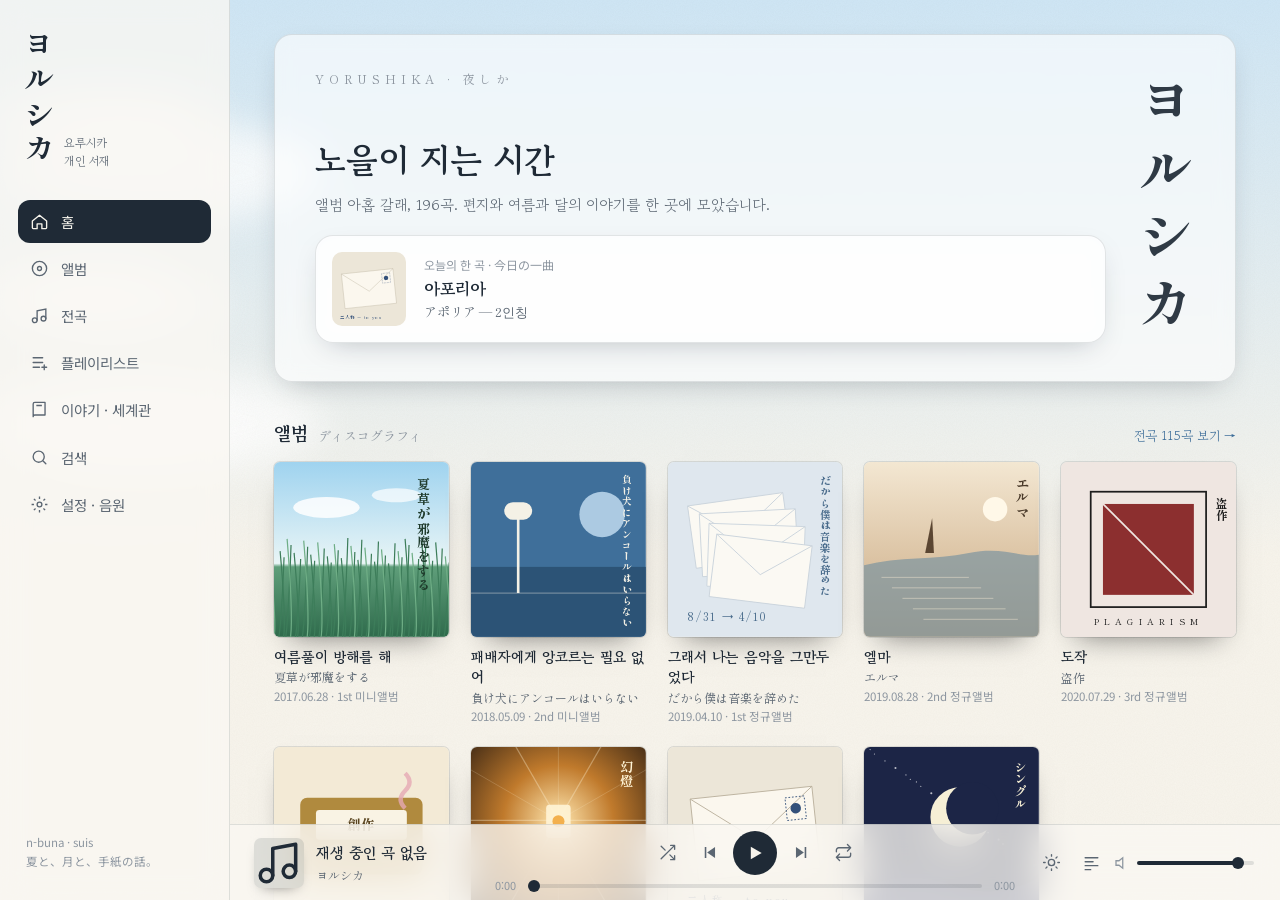
<file: docs/index.html>
<!DOCTYPE html>
<html lang="ko" data-mode="day">
<head>
<meta charset="utf-8">
<meta name="viewport" content="width=device-width,initial-scale=1,viewport-fit=cover">
<meta name="theme-color" content="#f7f4ec">
<meta name="mobile-web-app-capable" content="yes">
<meta name="apple-mobile-web-app-capable" content="yes">
<title>夜しか — 요루시카 서재</title>
<link rel="manifest" href="manifest.webmanifest">
<link rel="icon" href="icon-192.png">
<link rel="preconnect" href="https://fonts.googleapis.com"><link rel="preconnect" href="https://fonts.gstatic.com" crossorigin>
<link href="https://fonts.googleapis.com/css2?family=Shippori+Mincho:wght@400;600;800&family=Gowun+Batang:wght@400;700&family=Noto+Sans+KR:wght@400;500;700&display=swap" rel="stylesheet">
<style>:root{
  --paper:#f7f4ec; --paper2:#efeadf; --ink:#1f2a36; --ink2:#5b6672; --ink3:#8d96a0;
  --line:rgba(31,42,54,.12); --card:rgba(255,255,255,.62); --glass:rgba(250,248,242,.78);
  --accent:#3f6f9a; --accent2:#b9d4ea; --sky1:#cfe6f5; --sky2:#f7f4ec; --shadow:0 10px 30px -14px rgba(31,42,54,.35);
  --jp:'Shippori Mincho','Hiragino Mincho ProN','Yu Mincho',serif;
  --kr:'Gowun Batang','Noto Serif KR','Nanum Myeongjo',serif;
  --ui:'Noto Sans KR','Pretendard',system-ui,sans-serif;
  --player-h:76px; --tab-h:0px;
}
[data-mode=night]{
  --paper:#0f1724; --paper2:#141e2e; --ink:#e7ecf3; --ink2:#a9b4c2; --ink3:#6f7b8b;
  --line:rgba(231,236,243,.12); --card:rgba(24,34,50,.62); --glass:rgba(14,21,33,.82);
  --sky1:#0b1220; --sky2:#152238; --shadow:0 10px 30px -12px rgba(0,0,0,.7);
}
*{box-sizing:border-box;-webkit-tap-highlight-color:transparent}
html,body{margin:0;height:100%}
body{background:var(--paper);color:var(--ink);font-family:var(--ui);font-size:15px;line-height:1.6;overflow:hidden;transition:background .6s,color .6s}
button{font:inherit;color:inherit;background:none;border:0;cursor:pointer;padding:0}
input,textarea{font:inherit;color:inherit}
a{color:inherit;text-decoration:none}
.jp{font-family:var(--jp)} .kr{font-family:var(--kr)}

/* ---------- 하늘 배경 ---------- */
#sky{position:fixed;inset:0;z-index:0;pointer-events:none;background:linear-gradient(180deg,var(--sky1) 0%,var(--sky2) 62%);transition:background .8s}
#sky::after{content:"";position:absolute;inset:0;opacity:.35;mix-blend-mode:multiply;
  background-image:url("data:image/svg+xml,%3Csvg xmlns='http://www.w3.org/2000/svg' width='160' height='160'%3E%3Cfilter id='n'%3E%3CfeTurbulence type='fractalNoise' baseFrequency='.9' numOctaves='2' stitchTiles='stitch'/%3E%3CfeColorMatrix values='0 0 0 0 .5 0 0 0 0 .45 0 0 0 0 .4 0 0 0 .18 0'/%3E%3C/filter%3E%3Crect width='100%25' height='100%25' filter='url(%23n)'/%3E%3C/svg%3E")}
[data-mode=night] #sky::after{mix-blend-mode:screen;opacity:.12}
.cloud{position:absolute;border-radius:50%;background:#fff;filter:blur(18px);opacity:.75;animation:drift linear infinite}
[data-mode=night] .cloud{opacity:.05}
@keyframes drift{from{transform:translateX(-30vw)}to{transform:translateX(130vw)}}
.star{position:absolute;width:2px;height:2px;border-radius:50%;background:#fff;opacity:0;animation:tw 4s ease-in-out infinite}
[data-mode=day] .star{display:none}
@keyframes tw{0%,100%{opacity:.1}50%{opacity:.9}}
#moon{position:absolute;right:9%;top:8%;width:84px;height:84px;border-radius:50%;opacity:0;transition:opacity 1s;
  background:radial-gradient(circle at 36% 34%,#fffbea,#f2e6c4 60%,#d8c99c);box-shadow:0 0 60px 14px rgba(255,244,210,.18)}
[data-mode=night] #moon{opacity:.9}
.petal{position:absolute;top:-20px;width:9px;height:7px;border-radius:70% 0 70% 0;background:#f4cfd6;opacity:.7;animation:fall linear infinite}
[data-mode=night] .petal{background:#9fb4d8;opacity:.25}
@keyframes fall{to{transform:translate(-120px,110vh) rotate(540deg)}}

/* ---------- 레이아웃 ---------- */
#app{position:relative;z-index:1;display:grid;grid-template-columns:230px 1fr;height:100%}
#side{padding:28px 18px;display:flex;flex-direction:column;gap:4px;border-right:1px solid var(--line);background:var(--glass);backdrop-filter:blur(14px)}
.brand{display:flex;align-items:flex-end;gap:10px;margin:0 6px 26px}
.brand .v{writing-mode:vertical-rl;font-family:var(--jp);font-size:30px;font-weight:800;letter-spacing:.18em;line-height:1}
.brand small{font-family:var(--kr);color:var(--ink2);font-size:12px;line-height:1.5}
.nav{display:flex;align-items:center;gap:12px;padding:10px 12px;border-radius:12px;color:var(--ink2);font-size:14.5px;transition:.2s}
.nav svg{width:19px;height:19px;flex:none}
.nav:hover{background:var(--line);color:var(--ink)}
.nav.on{background:var(--ink);color:var(--paper)}
.side-foot{margin-top:auto;font-size:11.5px;color:var(--ink3);padding:0 8px;line-height:1.7}
#main{overflow-y:auto;overflow-x:hidden;padding:34px 44px calc(var(--player-h) + 40px);scroll-behavior:smooth}
#main::-webkit-scrollbar{width:8px}#main::-webkit-scrollbar-thumb{background:var(--line);border-radius:8px}
.view{animation:rise .5s cubic-bezier(.2,.7,.2,1)}
@keyframes rise{from{opacity:0;transform:translateY(10px)}to{opacity:1;transform:none}}
#tabs{display:none}

/* ---------- 공통 ---------- */
h1.page{font-family:var(--kr);font-weight:700;font-size:30px;margin:0 0 4px;letter-spacing:-.01em}
.page-sub{color:var(--ink2);font-family:var(--jp);margin:0 0 26px;font-size:14px}
.sec-t{display:flex;align-items:baseline;gap:10px;margin:36px 0 14px}
.sec-t h2{font-family:var(--kr);font-size:19px;margin:0}
.sec-t span{font-family:var(--jp);color:var(--ink3);font-size:13px}
.card{background:var(--card);border:1px solid var(--line);border-radius:18px;backdrop-filter:blur(10px);box-shadow:var(--shadow)}
.btn{display:inline-flex;align-items:center;gap:8px;padding:9px 16px;border-radius:999px;border:1px solid var(--line);background:var(--card);font-size:13.5px;transition:.2s}
.btn:hover{border-color:var(--ink2)}
.btn.pri{background:var(--ink);color:var(--paper);border-color:var(--ink)}
.btn svg{width:16px;height:16px}
.ibtn{width:36px;height:36px;display:inline-grid;place-items:center;border-radius:50%;transition:.15s;color:var(--ink2)}
.ibtn:hover{background:var(--line);color:var(--ink)}
.ibtn svg{width:19px;height:19px}
.ibtn.on{color:#d4566b}
.chip{display:inline-block;font-size:11px;padding:2px 8px;border-radius:999px;border:1px solid var(--line);color:var(--ink2);font-family:var(--ui)}
.muted{color:var(--ink2)} .tiny{font-size:12px;color:var(--ink3)}
.empty{padding:40px 20px;text-align:center;color:var(--ink2);font-family:var(--kr)}

/* ---------- 홈 ---------- */
.hero{position:relative;display:grid;grid-template-columns:1fr auto;gap:30px;align-items:end;padding:38px 40px;overflow:hidden;min-height:250px}
.hero .vt{writing-mode:vertical-rl;font-family:var(--jp);font-size:54px;font-weight:800;letter-spacing:.25em;line-height:1.1;opacity:.92}
.hero h1{font-family:var(--kr);font-size:34px;line-height:1.35;margin:0 0 10px;font-weight:700}
.hero p{margin:0;color:var(--ink2);font-family:var(--kr);max-width:520px}
.hero .line{position:absolute;left:40px;top:34px;font-family:var(--jp);font-size:12px;letter-spacing:.4em;color:var(--ink3)}
.today{display:flex;gap:18px;align-items:center;padding:16px;margin-top:18px;cursor:pointer}
.today .art{width:74px;height:74px;border-radius:10px;flex:none;overflow:hidden}
.shelf{display:grid;grid-template-columns:repeat(auto-fill,minmax(168px,1fr));gap:22px}
.alb{cursor:pointer;transition:transform .3s}
.alb:hover{transform:translateY(-4px)}
.alb .art{aspect-ratio:1;border-radius:6px;overflow:hidden;box-shadow:0 14px 28px -16px rgba(0,0,0,.55),0 0 0 1px var(--line)}
.alb .t{font-family:var(--kr);font-weight:700;font-size:14.5px;margin-top:10px;line-height:1.4}
.alb .j{font-family:var(--jp);font-size:12px;color:var(--ink2)}
.alb .y{font-size:11.5px;color:var(--ink3)}
.art svg{display:block;width:100%;height:100%}

/* ---------- 앨범 상세 ---------- */
.ahead{display:grid;grid-template-columns:240px 1fr;gap:34px;align-items:end;margin-bottom:26px}
.ahead .art{aspect-ratio:1;border-radius:8px;overflow:hidden;box-shadow:0 24px 40px -22px rgba(0,0,0,.6)}
.ahead .type{font-size:12px;letter-spacing:.12em;color:var(--accent)}
.ahead h1{font-family:var(--kr);font-size:34px;margin:4px 0 2px;line-height:1.3}
.ahead .j{font-family:var(--jp);font-size:17px;color:var(--ink2)}
.ahead .bl{font-family:var(--kr);margin:14px 0 18px;color:var(--ink2);max-width:580px}
.ahead .acts{display:flex;gap:10px;flex-wrap:wrap}
.tl{padding:6px}
.tr{display:grid;grid-template-columns:34px minmax(0,1fr) auto;align-items:center;gap:12px;padding:10px 12px;border-radius:12px;cursor:pointer;transition:background .15s}
.tr:hover{background:var(--line)}
.tr .n{font-family:var(--jp);color:var(--ink3);text-align:center;font-size:13px}
.tr .k{font-family:var(--kr);font-weight:700;font-size:15px;line-height:1.35}
.tr .jj{font-family:var(--jp);font-size:12.5px;color:var(--ink2)}
.tr .m{display:flex;align-items:center;gap:2px}
.tr.playing .k{color:var(--accent)}
.tr.playing .n{color:var(--accent)}
.dot{width:7px;height:7px;border-radius:50%;background:var(--accent);display:inline-block;margin-left:6px;vertical-align:middle}
.eq{display:inline-flex;gap:2px;align-items:flex-end;height:12px}
.eq i{width:3px;background:var(--accent);animation:eq .9s ease-in-out infinite}
.eq i:nth-child(2){animation-delay:.2s}.eq i:nth-child(3){animation-delay:.4s}
@keyframes eq{0%,100%{height:3px}50%{height:12px}}
.paused .eq i{animation-play-state:paused}

/* ---------- 이야기 ---------- */
.story-intro{padding:30px 34px;font-family:var(--kr);font-size:15.5px;line-height:1.95}
.story-intro p{margin:0 0 12px}
.timeline{position:relative;margin-left:14px;padding-left:30px;border-left:1px dashed var(--ink3)}
.arc{position:relative;margin-bottom:30px}
.arc::before{content:"";position:absolute;left:-37px;top:22px;width:13px;height:13px;border-radius:50%;background:var(--paper);border:2px solid var(--ink)}
.arc .card{padding:24px 28px}
.arc .era{font-family:var(--jp);font-size:12px;letter-spacing:.2em;color:var(--ink3)}
.arc h3{font-family:var(--kr);font-size:22px;margin:2px 0 12px}
.arc .bd{font-family:var(--kr);line-height:1.95;white-space:pre-line}
.arc .nt{margin-top:14px;font-size:12.5px;color:var(--ink2);padding:10px 14px;border-radius:10px;background:var(--line)}
.arc .als{display:flex;gap:10px;margin-top:16px;flex-wrap:wrap}
.mini-alb{display:flex;gap:10px;align-items:center;padding:6px 12px 6px 6px;border-radius:12px;border:1px solid var(--line);cursor:pointer;font-family:var(--kr);font-size:13px}
.mini-alb .art{width:38px;height:38px;border-radius:5px;overflow:hidden}
.chars{display:grid;grid-template-columns:repeat(auto-fill,minmax(220px,1fr));gap:16px}
.char{padding:22px;position:relative;overflow:hidden}
.char .nm{font-family:var(--kr);font-size:20px;font-weight:700}
.char .jp{position:absolute;right:16px;top:14px;writing-mode:vertical-rl;font-size:15px;color:var(--ink3);letter-spacing:.15em}
.char .rl{font-size:12px;color:var(--accent);margin:2px 0 10px}
.char .ds{font-family:var(--kr);font-size:14px;color:var(--ink2);padding-right:22px}
.motifs{display:grid;grid-template-columns:repeat(auto-fill,minmax(250px,1fr));gap:12px}
.motif{display:flex;gap:16px;padding:16px 18px;align-items:flex-start}
.motif .kj{font-family:var(--jp);font-size:30px;line-height:1;font-weight:800;min-width:46px;text-align:center}
.motif b{font-family:var(--kr)} .motif p{margin:2px 0 0;font-family:var(--kr);font-size:13.5px;color:var(--ink2)}
table.ref{width:100%;border-collapse:collapse;font-size:14px}
table.ref td{padding:12px 16px;border-bottom:1px solid var(--line)}
table.ref td:first-child{font-family:var(--jp);font-weight:600;white-space:nowrap}
table.ref tr:last-child td{border:0}
.lives{display:flex;flex-direction:column}
.live{display:grid;grid-template-columns:64px 1fr;gap:12px;padding:12px 18px;border-bottom:1px solid var(--line);font-family:var(--kr)}
.live:last-child{border:0}
.live .yr{font-family:var(--jp);color:var(--accent);font-weight:700}

/* ---------- 플레이리스트 ---------- */
.pls{display:grid;grid-template-columns:repeat(auto-fill,minmax(200px,1fr));gap:18px}
.pl{padding:18px;cursor:pointer;transition:.25s}
.pl:hover{transform:translateY(-3px)}
.pl .cov{aspect-ratio:1;border-radius:10px;overflow:hidden;display:grid;grid-template-columns:1fr 1fr;margin-bottom:12px;background:var(--line)}
.pl .cov>div{overflow:hidden}
.pl .nm{font-family:var(--kr);font-weight:700}
.newpl{display:grid;place-items:center;border:1.5px dashed var(--ink3);background:transparent;box-shadow:none;min-height:240px;color:var(--ink2);font-family:var(--kr)}

/* ---------- 플레이어 바 ---------- */
#player{position:fixed;left:230px;right:0;bottom:0;height:var(--player-h);z-index:20;display:grid;grid-template-columns:minmax(0,1fr) auto minmax(0,1fr);align-items:center;gap:18px;padding:0 24px;background:var(--glass);backdrop-filter:blur(18px);border-top:1px solid var(--line)}
#player .now{display:flex;gap:12px;align-items:center;min-width:0;cursor:pointer}
#player .now .art{width:50px;height:50px;border-radius:7px;overflow:hidden;flex:none;box-shadow:0 6px 14px -8px rgba(0,0,0,.5)}
#player .now .tx{min-width:0}
#player .now .k{font-family:var(--kr);font-weight:700;white-space:nowrap;overflow:hidden;text-overflow:ellipsis}
#player .now .j{font-family:var(--jp);font-size:12px;color:var(--ink2);white-space:nowrap;overflow:hidden;text-overflow:ellipsis}
.ctr{display:flex;flex-direction:column;align-items:center;gap:2px;width:min(46vw,520px)}
.ctr .b{display:flex;align-items:center;gap:6px}
.play{width:44px;height:44px;border-radius:50%;background:var(--ink);color:var(--paper);display:grid;place-items:center;transition:transform .15s}
.play:active{transform:scale(.92)}
.play svg{width:20px;height:20px}
.seek{display:flex;align-items:center;gap:10px;width:100%;font-size:11px;color:var(--ink3);font-variant-numeric:tabular-nums}
input[type=range]{-webkit-appearance:none;appearance:none;flex:1;height:4px;border-radius:4px;background:linear-gradient(to right,var(--ink) var(--p,0%),var(--line) var(--p,0%));outline:none}
input[type=range]::-webkit-slider-thumb{-webkit-appearance:none;width:12px;height:12px;border-radius:50%;background:var(--ink);border:0}
input[type=range]::-moz-range-thumb{width:12px;height:12px;border-radius:50%;background:var(--ink);border:0}
.rgt{display:flex;justify-content:flex-end;align-items:center;gap:4px}
.vol{width:90px;flex:none}

/* ---------- 지금 재생 (전체화면) ---------- */
#np{position:fixed;inset:0;z-index:40;background:var(--paper);transform:translateY(100%);transition:transform .5s cubic-bezier(.2,.8,.2,1);display:grid;grid-template-columns:minmax(300px,42%) 1fr;overflow:hidden}
#np.open{transform:none}
#np .bg{position:absolute;inset:-20%;filter:blur(60px) saturate(1.2);opacity:.45;pointer-events:none}
#np .lft{position:relative;display:flex;flex-direction:column;justify-content:center;align-items:center;padding:40px;gap:20px}
#np .bigart{width:min(380px,80%);aspect-ratio:1;border-radius:10px;overflow:hidden;box-shadow:0 40px 60px -30px rgba(0,0,0,.6)}
#np .ttl{text-align:center}
#np .ttl .k{font-family:var(--kr);font-size:26px;font-weight:700;line-height:1.35}
#np .ttl .j{font-family:var(--jp);font-size:16px;color:var(--ink2)}
#np .ttl .a{font-size:12.5px;color:var(--ink3);margin-top:4px;cursor:pointer}
#np .ctr{width:min(420px,90%)}
#np .ctr .b{gap:14px}
#np .play{width:58px;height:58px}
#np .rgt2{position:relative;display:flex;flex-direction:column;min-height:0;border-left:1px solid var(--line);background:var(--glass)}
.np-top{display:flex;flex-wrap:wrap;align-items:center;gap:8px;padding:16px 22px;border-bottom:1px solid var(--line)}
.seg{display:inline-flex;background:var(--line);border-radius:999px;padding:3px}
.seg button{white-space:nowrap;padding:6px 14px;border-radius:999px;font-size:13px;color:var(--ink2)}
.seg button.on{background:var(--paper);color:var(--ink);box-shadow:0 2px 6px rgba(0,0,0,.1)}
.np-body{flex:1;overflow-y:auto;padding:30px 40px 60px}
.lyr{max-width:640px;margin:0 auto}
.lyr .ln{margin:0 0 18px}
.lyr .ljp{font-family:var(--jp);font-size:19px;line-height:1.75}
.lyr .lkr{font-family:var(--kr);font-size:15px;color:var(--ink2);line-height:1.7}
.lyr.side{display:grid;grid-template-columns:1fr 1fr;gap:0 30px;max-width:none}
.lyr.side .ln{display:contents}
.lyr.side .ljp,.lyr.side .lkr{margin-bottom:14px}
.lyr .gap{height:22px}
.lyr.only-kr .lkr{font-size:18px;color:var(--ink)}
.lyr-empty{max-width:520px;margin:30px auto;text-align:center;font-family:var(--kr);color:var(--ink2);line-height:1.9}
.lyr-empty .big{font-family:var(--jp);font-size:46px;color:var(--ink3);opacity:.5}
.ed{display:grid;grid-template-columns:1fr 1fr;gap:16px}
.ed label{font-size:12.5px;color:var(--ink2);display:block;margin-bottom:6px}
.ed textarea{width:100%;min-height:420px;resize:vertical;border-radius:12px;border:1px solid var(--line);background:var(--card);padding:14px;line-height:1.8;outline:none}
.ed textarea:focus{border-color:var(--ink2)}
.ed .jpta{font-family:var(--jp);font-size:15px}.ed .krta{font-family:var(--kr);font-size:14.5px}
.info{max-width:620px;margin:0 auto;font-family:var(--kr)}
.info dl{display:grid;grid-template-columns:90px 1fr;gap:12px 16px;margin:0 0 22px}
.info dt{color:var(--ink3);font-size:13px}
.info .note{padding:18px 20px;border-radius:14px;background:var(--line);line-height:1.9}
.links{display:flex;gap:10px;flex-wrap:wrap;margin-top:20px}
.close-np{position:absolute;left:18px;top:18px;z-index:2}

/* ---------- 모달/토스트 ---------- */
#modal{position:fixed;inset:0;z-index:60;background:rgba(10,14,20,.38);display:none;place-items:center;padding:20px;backdrop-filter:blur(3px)}
#modal.open{display:grid}
#modal .box{width:min(420px,100%);max-height:80vh;overflow:auto;padding:22px;background:var(--paper);border-radius:20px;box-shadow:0 30px 60px -20px rgba(0,0,0,.5);animation:rise .25s}
#modal h3{font-family:var(--kr);margin:0 0 14px}
.opt{display:flex;gap:12px;align-items:center;width:100%;padding:11px 12px;border-radius:12px;text-align:left;font-family:var(--kr)}
.opt:hover{background:var(--line)}
.field{width:100%;padding:11px 14px;border-radius:12px;border:1px solid var(--line);background:var(--card);outline:none;font-family:var(--kr)}
#toast{position:fixed;left:50%;bottom:calc(var(--player-h) + var(--tab-h) + 18px);transform:translate(-50%,20px);z-index:70;background:var(--ink);color:var(--paper);padding:10px 18px;border-radius:999px;font-size:13.5px;opacity:0;transition:.3s;pointer-events:none;font-family:var(--kr);max-width:90vw;text-align:center}
#toast.show{opacity:1;transform:translate(-50%,0)}
.search{display:flex;align-items:center;gap:10px;padding:10px 16px;border-radius:999px;border:1px solid var(--line);background:var(--card);margin-bottom:24px;max-width:520px}
.search input{flex:1;min-width:0;border:0;background:none;outline:none;font-family:var(--kr)}
.search svg{width:18px;height:18px;flex:none;color:var(--ink3)}
.set{padding:22px 26px;margin-bottom:16px}
.set h3{font-family:var(--kr);margin:0 0 6px;font-size:17px}
.set p{margin:0 0 14px;color:var(--ink2);font-size:13.5px;font-family:var(--kr)}
.prog{height:6px;border-radius:6px;background:var(--line);overflow:hidden;margin-top:10px}
.prog i{display:block;height:100%;background:var(--accent);width:0;transition:width .3s}

/* ---------- 모바일 ---------- */
@media (max-width:820px){
  :root{--player-h:64px;--tab-h:60px}
  #app{grid-template-columns:1fr}
  #side{display:none}
  #main{padding:20px 16px calc(var(--player-h) + var(--tab-h) + 30px)}
  #tabs{display:flex;position:fixed;left:0;right:0;bottom:0;height:calc(var(--tab-h) + env(safe-area-inset-bottom));padding-bottom:env(safe-area-inset-bottom);z-index:21;background:var(--glass);backdrop-filter:blur(18px);border-top:1px solid var(--line)}
  #tabs .nav{flex:1;flex-direction:column;gap:2px;font-size:10.5px;padding:8px 0;border-radius:0;justify-content:center}
  #tabs .nav.on{background:none;color:var(--ink)}
  #tabs .nav svg{width:21px;height:21px}
  #player{left:8px;right:8px;bottom:calc(var(--tab-h) + env(safe-area-inset-bottom) + 6px);height:var(--player-h);border-radius:16px;border:1px solid var(--line);grid-template-columns:1fr auto;padding:0 8px 0 8px;gap:8px;box-shadow:var(--shadow)}
  #player .ctr{width:auto}
  #player .ctr .seek,#player .rgt,#player .ctr .b .hide-m{display:none}
  #player .now .art{width:44px;height:44px}
  #player .mprog{position:absolute;left:14px;right:14px;bottom:0;height:2px;background:var(--line);border-radius:2px;overflow:hidden}
  #player .mprog i{display:block;height:100%;background:var(--ink);width:0}
  .hero{grid-template-columns:1fr;padding:54px 22px 26px;min-height:0}
  .hero .line{left:22px;top:24px;letter-spacing:.3em}
  .hero .vt{position:absolute;right:14px;top:18px;font-size:36px;opacity:.18}
  .hero h1{font-size:25px}
  .shelf{grid-template-columns:repeat(2,1fr);gap:16px}
  .ahead{grid-template-columns:1fr;gap:18px}
  .ahead .art{width:62%;margin:0 auto}
  .ahead h1{font-size:26px}
  h1.page{font-size:25px}
  #np{grid-template-columns:1fr;grid-template-rows:auto 1fr;overflow-y:auto}
  #np .lft{padding:56px 22px 18px;gap:14px}
  #np .bigart{width:min(300px,72vw)}
  #np .rgt2{border-left:0;border-top:1px solid var(--line);min-height:70vh}
  .np-body{padding:22px 18px 80px}
  .np-top{padding:12px 14px}.seg button{padding:6px 11px;font-size:12.5px}
  .lyr.side{grid-template-columns:1fr}
  .lyr.side .ln{display:block}
  .ed{grid-template-columns:1fr}.ed textarea{min-height:260px}
  .arc .card{padding:20px}
  .story-intro{padding:22px}
  .timeline{margin-left:6px;padding-left:20px}
  .arc::before{left:-27px}
}
@media (min-width:821px){#player .mprog{display:none}}

/* ---------- 가사 싱크 ---------- */
#np{--ls:1}
.lyr .ljp{font-size:calc(19px*var(--ls))} .lyr .lkr{font-size:calc(15px*var(--ls))}
.lyr.only-kr .lkr{font-size:calc(18px*var(--ls))}
.lyr.synced .ljp,.lyr.synced .lkr{opacity:.34;transition:opacity .4s,transform .4s,color .4s;cursor:pointer;transform-origin:left center}
.lyr.synced .past{opacity:.5}
.lyr.synced .near{opacity:.62}
.lyr.synced .cur{opacity:1}
.lyr.synced .ljp.cur{transform:scale(1.045);font-weight:600}
.lyr.synced .lkr.cur{color:var(--accent)}
.lyr.synced [data-li]:hover{opacity:.85}
.np-tools{display:flex;align-items:center;gap:2px;margin-left:auto}
.ibtn.sm{width:28px;height:28px;font-size:16px}
.btn.sm{padding:5px 12px;font-size:12.5px}
.play.sm{width:36px;height:36px}.play.sm svg{width:15px;height:15px}
.imm-t{min-width:0;white-space:nowrap;overflow:hidden;text-overflow:ellipsis}
.sync-bar{display:flex;align-items:center;gap:8px;max-width:640px;margin:0 auto 22px;padding:8px 10px 8px 14px;border-radius:999px;background:var(--line);font-size:12.5px;color:var(--ink2);font-family:var(--kr)}
.sync-bar svg{width:15px;height:15px}
.live-dot{width:8px;height:8px;border-radius:50%;background:var(--ink3);flex:none}
.live-dot.on{background:var(--accent);box-shadow:0 0 0 0 var(--accent);animation:pulse 1.6s infinite}
.live-dot.rec{background:#d4566b}
@keyframes pulse{0%{box-shadow:0 0 0 0 color-mix(in srgb,var(--accent) 60%,transparent)}100%{box-shadow:0 0 0 10px transparent}}
.focus{display:flex;flex-direction:column;justify-content:center;align-items:center;text-align:center;min-height:62vh;gap:28px;padding:10px}
.focus .ljp{font-family:var(--jp);line-height:1.6}.focus .lkr{font-family:var(--kr);color:var(--ink2);margin-top:4px}
.focus .fp,.focus .fn,.focus .fn2{opacity:.38;transition:opacity .4s}
.focus .fn2{opacity:.2}
.focus .fp .ljp,.focus .fn .ljp,.focus .fn2 .ljp{font-size:calc(17px*var(--ls))}.focus .fp .lkr,.focus .fn .lkr,.focus .fn2 .lkr{font-size:calc(13px*var(--ls))}
.focus .fc .ljp{font-size:calc(30px*var(--ls));font-weight:600}.focus .fc .lkr{font-size:calc(19px*var(--ls));color:var(--accent)}
.focus .fc.swap{animation:swap .45s cubic-bezier(.2,.8,.2,1)}
@keyframes swap{from{opacity:0;transform:translateY(14px)}to{opacity:1;transform:none}}
#np.imm{grid-template-columns:1fr;grid-template-rows:1fr}#np.imm .rgt2{min-height:100vh}#np.imm .lft{display:none}#np.imm .rgt2{border:0;background:transparent}
#np.imm .bg{opacity:.3}
#np .play.sm{width:38px;height:38px}#np .play.sm svg{width:15px;height:15px}
#np .ttl .a{color:var(--ink2)}
.mono{font-family:ui-monospace,'SF Mono',Menlo,monospace;font-variant-numeric:tabular-nums;font-size:12.5px}
.sync{max-width:640px;margin:0 auto;display:flex;flex-direction:column;gap:14px}
.sync-head{display:flex;align-items:center;gap:10px;font-family:var(--kr)}
.sync-card{padding:22px 24px;border-radius:18px;background:var(--card);border:1px solid var(--line);min-height:130px}
.sync-card .ljp{font-family:var(--jp);font-size:22px;line-height:1.6;margin-top:6px}
.sync-card .lkr{font-family:var(--kr);color:var(--ink2)}
.sync-next{margin-top:12px;padding-top:10px;border-top:1px dashed var(--line);font-family:var(--jp);color:var(--ink3);font-size:14px}
.tapbtn{width:100%;padding:24px;border-radius:20px;background:var(--ink);color:var(--paper);font-size:20px;font-family:var(--kr);font-weight:700;transition:transform .08s,opacity .2s;touch-action:manipulation;user-select:none}
.tapbtn:active{transform:scale(.97)}.tapbtn:disabled{opacity:.3}
.sync-acts{display:flex;flex-wrap:wrap;gap:8px}
.sync-list{display:flex;flex-direction:column;border:1px solid var(--line);border-radius:14px;max-height:300px;overflow:auto}
.sl{display:grid;grid-template-columns:72px 1fr;gap:10px;text-align:left;padding:8px 14px;border-bottom:1px solid var(--line);font-size:13.5px}
.sl:last-child{border:0}.sl:hover{background:var(--line)}.sl.on{background:color-mix(in srgb,var(--accent) 14%,transparent)}
.sl .mono{color:var(--ink3)}
.scn{margin:18px 0 4px;display:flex;flex-direction:column;gap:6px}
.scn-l{display:flex;gap:10px;align-items:center;text-align:left;padding:10px 14px;border-radius:12px;border:1px solid var(--line);font-family:var(--kr);font-size:13.5px}
.scn-l:hover{border-color:var(--ink2)}.scn-l .jp{color:var(--accent);font-weight:800}

/* ---------- 이야기 읽기 ---------- */
.back{display:inline-block;font-size:13px;color:var(--ink2);margin-bottom:14px}
.rhead{margin-bottom:26px}
.rhead .era{font-size:12px;letter-spacing:.24em;color:var(--accent)}
.rhead .lead{font-size:17px;line-height:1.9;max-width:720px;color:var(--ink);margin:6px 0 16px}
.rhead .als{display:flex;gap:10px;flex-wrap:wrap}
.legend{display:flex;flex-wrap:wrap;gap:6px 18px;margin-top:16px;font-size:12px;color:var(--ink3)}
.legend span{display:inline-flex;align-items:center;gap:6px}
.tag{font-style:normal;font-size:11px;padding:2px 9px;border-radius:999px;font-family:var(--ui);white-space:nowrap;flex:none}
.tag.off{background:var(--ink);color:var(--paper)}
.tag.ana{border:1px solid var(--accent);color:var(--accent)}
.tag.int{border:1px dashed var(--ink3);color:var(--ink2)}
.rgrid{display:grid;grid-template-columns:minmax(0,1fr) 340px;gap:24px;align-items:start}
.scenes{display:flex;flex-direction:column;gap:16px;position:relative}
.scene{display:grid;grid-template-columns:52px minmax(0,1fr);gap:4px;padding:22px 24px 20px 14px;position:relative;overflow:hidden;
  background-image:repeating-linear-gradient(transparent 0 33px,color-mix(in srgb,var(--ink) 5%,transparent) 33px 34px);transition:box-shadow .4s}
.scene.flash{box-shadow:0 0 0 2px var(--accent),var(--shadow)}
.scene .sn{font-size:30px;font-weight:800;color:var(--accent);text-align:center;line-height:1;padding-top:2px;opacity:.85}
.scene .st{display:flex;align-items:flex-start;gap:10px;justify-content:space-between}
.scene h3{margin:0;font-size:19px;line-height:1.4}
.scene p{margin:8px 0 0;line-height:1.95;font-size:15px}
.chips{display:flex;flex-wrap:wrap;gap:8px;margin-top:14px}
.schip{display:inline-flex;align-items:center;gap:7px;padding:6px 12px 6px 9px;border-radius:999px;border:1px solid var(--line);background:var(--paper);font-size:13px;transition:.2s}
.schip:hover{border-color:var(--accent)}
.schip svg{width:13px;height:13px;color:var(--accent)}
.schip .jp{font-size:11.5px;color:var(--ink3)}
.raside{display:flex;flex-direction:column;gap:16px;position:sticky;top:0}
.side-card{padding:18px 20px}
.side-t{font-family:var(--kr);font-weight:700;margin-bottom:10px}
.rel{width:100%;height:auto;display:block;max-width:420px;margin:0 auto}
.rel-l{list-style:none;margin:8px 0 0;padding:0;font-family:var(--kr);font-size:13px;color:var(--ink2);display:flex;flex-direction:column;gap:6px}
.rel-l b{color:var(--ink);margin-right:4px}
.scene .sn small{display:block;font-size:11px;font-weight:400;color:var(--ink3);margin-bottom:4px}
.prop{display:flex;flex-direction:column;padding:10px 0;border-bottom:1px solid var(--line);font-size:13.5px}
.prop:last-child{border:0}.prop span{color:var(--ink2)}
.olist{margin:0;padding-left:22px;font-size:13.5px;display:flex;flex-direction:column;gap:4px}
.olist li{cursor:pointer;color:var(--ink3);padding:2px 0}
.olist li.hit{color:var(--ink);font-weight:700}
.olist li:hover{color:var(--accent)}
.rnav{display:grid;grid-template-columns:1fr 1fr;gap:16px;margin-top:30px}
.rnav a{padding:18px 22px;display:flex;flex-direction:column;gap:2px}
@media (max-width:1100px){.rgrid{grid-template-columns:1fr}.raside{position:static}}
@media (max-width:820px){
  .scene{grid-template-columns:36px minmax(0,1fr);padding:18px 16px 16px 8px}
  .scene .sn{font-size:22px}.scene .st{flex-direction:column;gap:6px}
  .rhead .lead{font-size:15.5px}
  .rnav{grid-template-columns:1fr}
  .np-tools{margin-left:0}
  .focus{min-height:50vh}.focus .fc .ljp{font-size:calc(24px*var(--ls))}
  .tapbtn{padding:30px}
}

.sb-t{flex:1;min-width:0;white-space:nowrap;overflow:hidden;text-overflow:ellipsis}

.chip.new{border-color:var(--accent);color:var(--accent);font-weight:700;letter-spacing:.05em}
.alb .art{position:relative}
.newb{position:absolute;left:8px;top:8px;background:#d4566b;color:#fff;font-size:10.5px;font-weight:700;padding:2px 8px;border-radius:999px;letter-spacing:.08em}
.upd-row{display:flex;flex-wrap:wrap;gap:8px}
.upd-log{margin-top:14px;border-top:1px solid var(--line);padding-top:10px;display:flex;flex-direction:column;gap:6px;font-size:13px;font-family:var(--kr)}
.btn:disabled{opacity:.65;cursor:default}
table.keys td{padding:8px 12px}

/* ---------- 버전 ---------- */
.ver-link{display:flex;align-items:center;justify-content:space-between;gap:12px;padding:18px 22px;cursor:pointer;transition:.25s}
.ver-link:hover{transform:translateY(-2px)}
.vgrid{display:grid;grid-template-columns:repeat(auto-fill,minmax(min(100%,420px),1fr));gap:14px;margin-bottom:10px}
.vpair{padding:16px 18px}
.vp-h{font-weight:700;font-size:16px;margin-bottom:10px}
.vp-row{display:grid;grid-template-columns:minmax(0,1fr) auto minmax(0,1fr);gap:8px;align-items:center}
.vp-c{display:flex;align-items:center;gap:10px;padding:8px;border-radius:12px;border:1px solid var(--line);cursor:pointer;min-width:0}
.vp-c:hover{border-color:var(--accent)}
.vp-c .art{width:44px;height:44px;border-radius:6px;overflow:hidden;flex:none}
.vp-c>div:nth-child(2){min-width:0;flex:1}
.vp-arrow{color:var(--ink3);font-family:var(--jp)}
@media (max-width:520px){.vp-row{grid-template-columns:1fr}.vp-arrow{text-align:center;transform:rotate(90deg)}}
/* YouTube 공식 영상 창 */
.dot.yt{background:transparent;border:1.5px solid var(--accent);width:6px;height:6px;opacity:.75}
#ytBox{position:fixed;z-index:45;display:none;flex-direction:column;background:#05070a;overflow:hidden;border-radius:10px;box-shadow:0 18px 40px -18px rgba(0,0,0,.65)}
#ytBox.on{display:flex}
#ytBox .ytw{position:relative;flex:1;min-height:0}
#ytBox .ytw iframe,#ytBox .ytw>div{position:absolute;inset:0;width:100%;height:100%;border:0}
#ytBox .ytb{display:flex;align-items:center;gap:4px;padding:4px 4px 4px 10px;background:rgba(14,18,26,.94);color:#e6ebf2;font:12px/1.3 var(--jp)}
#ytBox .ytb span{flex:1;min-width:0;overflow:hidden;white-space:nowrap;text-overflow:ellipsis;opacity:.9}
#ytBox .ytb .ibtn{color:#e6ebf2;width:28px;height:28px}
#ytBox .ytb .ibtn svg{width:16px;height:16px}
#ytBox.mini{right:16px;bottom:calc(var(--player-h) + var(--tab-h) + env(safe-area-inset-bottom) + 16px);width:228px;height:236px}
#ytBox.mini.left{right:auto;left:246px}
#ytBox.art{border-radius:10px}
#ytBox.art .ytb{display:none}
@media (max-width:820px){#ytBox.mini{right:10px;bottom:calc(var(--player-h) + var(--tab-h) + env(safe-area-inset-bottom) + 14px);width:206px;height:234px}#ytBox.mini.left{left:10px}#ytBox .ytb{padding:3px 2px 3px 8px}}
.ytm{font:600 10px/1 var(--kr);letter-spacing:.04em;color:var(--accent);border:1px solid currentColor;border-radius:4px;padding:1px 4px;margin-right:2px;vertical-align:1px}
.segbox{margin-top:10px;padding:10px 12px;border:1px dashed var(--line);border-radius:10px}
.segbox .upd-row{margin-top:8px}
/* 공식 커버 */
.awrap{position:relative;display:block;width:100%;height:100%}
.awrap .ocov{position:absolute;inset:0;width:100%;height:100%;object-fit:cover;display:block}
/* 재생 중인 곡이 없으면(밀어서 닫은 뒤 포함) 모바일에서는 하단 플레이어를 숨긴다 */
@media (max-width:820px){
  body.noplayer{--player-h:0px}
  body.noplayer #player{display:none}
  #player{touch-action:pan-y}
}
.awrap .ocov.yt{object-fit:contain;background:#05070a}
.covgrid{display:grid;grid-template-columns:repeat(auto-fill,minmax(92px,1fr));gap:12px;margin-top:14px}
.covgrid .cg{cursor:pointer;text-align:center}
.covgrid .art{aspect-ratio:1;border-radius:6px;overflow:hidden;margin-bottom:6px;box-shadow:0 0 0 1px var(--line)}
.covgrid .tiny{line-height:1.35}
/* 최근 들은 곡: 1곡만 보이고 화살표로 5곡까지 펼치기 */
.rec:not(.open) .rec-x{display:none}
.rec.open .rec-x{animation:recIn .28s ease both}
.rec.open .rec-x:nth-child(3){animation-delay:.04s}.rec.open .rec-x:nth-child(4){animation-delay:.08s}.rec.open .rec-x:nth-child(5){animation-delay:.12s}
@keyframes recIn{from{opacity:0;transform:translateY(-6px)}to{opacity:1;transform:none}}
.rec-tog{display:flex;align-items:center;justify-content:center;gap:6px;width:100%;margin-top:2px;padding:8px 0 4px;border:0;background:none;color:var(--ink3);font:500 12.5px var(--kr);cursor:pointer;border-top:1px solid var(--line)}
.rec-tog svg{width:18px;height:18px;transition:transform .25s ease}
.rec.open .rec-tog svg{transform:rotate(180deg)}
.rec-tog:hover{color:var(--ink)}
/* 제목 옆 앨범 표시 */
.atag{display:inline-block;margin-left:8px;padding:1px 7px;border-radius:999px;font:500 11px/1.6 var(--kr);color:var(--ink3);background:color-mix(in srgb,var(--ink) 7%,transparent);vertical-align:2px;max-width:100%;overflow:hidden;text-overflow:ellipsis;white-space:nowrap}
/* 앨범/전곡 전환, 전곡 목록 */
.page-seg{display:inline-flex;margin-bottom:14px}
.page-seg a{padding:7px 14px;border-radius:999px;color:var(--ink2);text-decoration:none;font:500 13.5px var(--kr)}
.page-seg a.on{background:var(--paper);color:var(--ink);box-shadow:0 1px 3px rgba(0,0,0,.12)}
.all-tools{display:flex;flex-wrap:wrap;gap:8px;align-items:center;margin-bottom:14px}
.all-tools .search{flex:1 1 220px;margin:0;padding:8px 14px}
.all-h{display:flex;align-items:center;gap:10px;padding:14px 12px 6px;cursor:pointer}
.all-h:not(:first-child){border-top:1px solid var(--line);margin-top:6px}
.all-h .art{width:28px;height:28px;border-radius:4px;overflow:hidden;flex:none;display:block}
.all-h{flex-wrap:wrap;row-gap:2px}.all-h b{font-size:14.5px;white-space:nowrap}
.sec-more{margin-left:auto;font:500 13px var(--kr);color:var(--accent);text-decoration:none}
.lyr-src{margin:28px 0 0;text-align:center;opacity:.8}
.lyr-src a{color:var(--accent)}
.linkbtn{border:0;background:none;padding:0;color:var(--accent);font:inherit;cursor:pointer;text-decoration:underline;text-underline-offset:2px}

.atag.s{display:none;margin:0 6px 0 0;vertical-align:1px}
@media (max-width:700px){.tr .ajp,.tr .k .atag{display:none}.tr .jj{white-space:nowrap;overflow:hidden;text-overflow:ellipsis}.tr .atag.s{display:inline;padding:0;margin:0;background:none;border-radius:0;max-width:none;color:var(--accent);font-size:12px;vertical-align:0}.tr .atag.s::after{content:' · ';color:var(--ink3)}}

/* 이어 읽기 */
.saga-intro{padding:26px 30px;font-size:15.5px;line-height:1.9}
.saga-intro>p{margin:0 0 14px;max-width:760px}
.sg-q{display:flex;flex-direction:column;gap:6px;margin:0 0 18px}
.sg-q span{display:flex;gap:10px;align-items:baseline;color:var(--ink2);font-size:14.5px}
.sg-q b{color:var(--accent);font-size:13px;width:16px;flex:none}
.saga-intro .acts{display:flex;gap:10px;flex-wrap:wrap;align-items:center}
.sg-ln{display:inline-block;width:22px;border-top:2px dotted var(--ink3)}
.sg-ln.solid{border-top:2px solid var(--accent)}
.sg-map{list-style:none;margin:0;padding:0;max-width:780px}
.sg-node{display:grid;grid-template-columns:42px auto minmax(0,1fr);align-items:center;gap:14px;padding:12px 16px;border-radius:14px;cursor:pointer;background:var(--card);border:1px solid var(--line);transition:border-color .2s,transform .2s}
.sg-node:hover{border-color:var(--accent);transform:translateX(2px)}
.sg-dot{width:40px;height:40px;border-radius:50%;display:grid;place-items:center;border:2px solid var(--accent);color:var(--accent);font-weight:800;font-size:17px;background:var(--paper)}
.sg-arts{display:flex}
.sg-arts:empty{display:none}
.sg-arts .art{width:46px;height:46px;border-radius:6px;overflow:hidden;display:block;box-shadow:0 2px 8px -3px rgba(0,0,0,.35)}
.sg-arts .art+.art{margin-left:-20px}
.sg-txt{display:flex;flex-direction:column;gap:2px;min-width:0}
.sg-txt b{font-size:16px;line-height:1.4}
.sg-key{font-size:13.5px;color:var(--ink2)}
.sg-link{display:flex;align-items:center;gap:8px;margin-left:36px;padding:9px 0 9px 24px;border-left:2px dotted var(--ink3);font-size:12.5px;color:var(--ink2);list-style:none}
.sg-link.solid{border-left:2px solid var(--accent)}
.sg-link.plain{padding:5px 0}
.ch-strip{display:flex;gap:6px;flex-wrap:wrap;margin:0 0 20px}
.ch-strip a{width:34px;height:34px;border-radius:50%;display:grid;place-items:center;border:1px solid var(--line);color:var(--ink3);font-size:14px;background:var(--card)}
.ch-strip a.done{color:var(--ink2);border-color:var(--ink3)}
.ch-strip a.on{background:var(--accent);border-color:var(--accent);color:#fff;font-weight:800}
[data-mode=night] .ch-strip a.on{color:#0d1420}
.ch-head .page-sub{margin-bottom:14px}
.ch-who{display:flex;align-items:center;gap:12px;flex-wrap:wrap;margin:0 0 14px}
.who{display:inline-flex;align-items:center;gap:8px;padding:6px 14px;border-radius:999px;border:1px solid var(--accent);font-size:14px}
.who i{font-style:normal;color:var(--accent)}
.recap{border-left:3px solid var(--accent);padding:4px 0 4px 16px;margin:0 0 18px;max-width:760px}
.recap p{margin:4px 0 0;color:var(--ink2);line-height:1.8}
.ch-body{padding:26px 30px;max-width:820px}
.para{margin:0 0 16px;line-height:2;font-size:15.5px}
.para .tag{margin-right:8px;vertical-align:2px}
.ch-body .legend{border-top:1px solid var(--line);padding-top:14px;margin-top:6px}
.sg-table{overflow-x:auto;margin:4px 0 18px}
.sg-table th{font:600 12px var(--kr);color:var(--ink3);text-align:left;padding:8px 16px;border-bottom:1px solid var(--line);white-space:nowrap}
.sg-table tr[data-go]{cursor:pointer}
.sg-table tr[data-go]:hover td{background:color-mix(in srgb,var(--accent) 7%,transparent)}
.ch-acts{display:flex;gap:10px;flex-wrap:wrap;margin-bottom:10px}
.bridge{display:block;margin-top:26px;padding:22px 26px;max-width:820px;border:1px solid var(--accent);transition:transform .2s}
a.bridge:hover{transform:translateY(-2px)}
.bridge p{margin:8px 0 12px;line-height:1.9;font-size:15px}
.bridge p .tag{margin-right:8px;vertical-align:2px}
.bridge b{color:var(--accent);font-size:16px}
.bridge.end .acts{display:flex;gap:10px;flex-wrap:wrap}
@media (max-width:700px){
  .saga-intro,.ch-body{padding:20px 18px}
  .sg-node{grid-template-columns:36px auto minmax(0,1fr);gap:10px;padding:10px 12px}
  .sg-dot{width:34px;height:34px;font-size:15px}
  .sg-arts .art{width:40px;height:40px}
  .sg-link{margin-left:29px;padding-left:18px}
  .para{font-size:15px;line-height:1.9}
  .ch-strip a{width:30px;height:30px;font-size:13px}
  .sg-table{overflow:visible}
  .sg-table table,.sg-table tbody,.sg-table td{display:block}
  .sg-table tr:first-child{display:none}
  .sg-table tr{display:grid;grid-template-columns:30px minmax(0,1fr);padding:10px 0;border-bottom:1px solid var(--line)}
  .sg-table td{border:0!important;padding:2px 6px!important;font-size:14px}
  .sg-table td:first-child{grid-row:span 3;padding-top:3px!important}
  .sg-table td[data-l]{font-size:12.5px;color:var(--ink2)}
  .sg-table td[data-l]::before{content:attr(data-l)' · ';color:var(--ink3)}
}
</style>
</head>
<body>
<div id="sky"></div>
<div id="app">
  <aside id="side">
    <div class="brand"><div class="v">ヨルシカ</div><small>요루시카<br>개인 서재</small></div>
    <a class="nav" data-nav="home" href="#/home"><svg viewBox="0 0 24 24" fill="none" stroke="currentColor" stroke-width="1.7" stroke-linejoin="round"><path d="M3 11.5 12 4l9 7.5V20a1 1 0 0 1-1 1h-5v-6h-6v6H4a1 1 0 0 1-1-1z"/></svg>홈</a>
    <a class="nav" data-nav="albums" href="#/albums"><svg viewBox="0 0 24 24" fill="none" stroke="currentColor" stroke-width="1.7"><circle cx="12" cy="12" r="9"/><circle cx="12" cy="12" r="2.5"/></svg>앨범</a>
    <a class="nav" data-nav="all" href="#/all"><svg viewBox="0 0 24 24" fill="none" stroke="currentColor" stroke-width="1.7" stroke-linecap="round"><path d="M9 18V6l11-2v12"/><circle cx="6" cy="18" r="3"/><circle cx="17" cy="16" r="3"/></svg>전곡</a>
    <a class="nav" data-nav="playlists" href="#/playlists"><svg viewBox="0 0 24 24" fill="none" stroke="currentColor" stroke-width="1.7" stroke-linecap="round"><path d="M4 6h12M4 12h12M4 18h8M18 15v6m-3-3h6"/></svg>플레이리스트</a>
    <a class="nav" data-nav="story" href="#/story"><svg viewBox="0 0 24 24" fill="none" stroke="currentColor" stroke-width="1.7" stroke-linejoin="round"><path d="M4 5a2 2 0 0 1 2-2h13v16H6a2 2 0 0 0-2 2zM4 5v16M8 7h7"/></svg>이야기 · 세계관</a>
    <a class="nav" data-nav="search" href="#/search"><svg viewBox="0 0 24 24" fill="none" stroke="currentColor" stroke-width="1.7" stroke-linecap="round"><circle cx="11" cy="11" r="7"/><path d="m20 20-3.5-3.5"/></svg>검색</a>
    <a class="nav" data-nav="settings" href="#/settings"><svg viewBox="0 0 24 24" fill="none" stroke="currentColor" stroke-width="1.7"><circle cx="12" cy="12" r="3"/><path d="M12 2v3M12 19v3M2 12h3M19 12h3M4.9 4.9l2.1 2.1M17 17l2.1 2.1M4.9 19.1 7 17M17 7l2.1-2.1"/></svg>설정 · 음원</a>
    <div class="side-foot">n-buna · suis<br>夏と、月と、手紙の話。</div>
  </aside>
  <main id="main"></main>
</div>

<div id="player">
  <div class="now" id="pNow"></div>
  <div class="ctr">
    <div class="b"><button class="ibtn hide-m" id="pShuf" data-act="shuf" title="셔플"></button><button class="ibtn hide-m" data-act="prev" title="이전"><svg viewBox="0 0 24 24" fill="currentColor"><path d="M6 5h2v14H6zM19 5 9 12l10 7z"/></svg></button>
      <button class="play" id="pPlay" data-act="toggle" title="재생/일시정지"></button>
      <button class="ibtn" data-act="next" title="다음"><svg viewBox="0 0 24 24" fill="currentColor"><path d="M16 5h2v14h-2zM5 5l10 7-10 7z"/></svg></button><button class="ibtn hide-m" id="pRep" data-act="rep" title="반복"></button></div>
    <div class="seek"><span id="tCur">0:00</span><input type="range" id="seek" min="0" max="1000" value="0"><span id="tDur">0:00</span></div>
  </div>
  <div class="rgt"><button class="ibtn" id="themeBtn" data-act="theme" title="낮/밤"></button><button class="ibtn" data-act="opennp" title="가사 보기"><svg viewBox="0 0 24 24" fill="none" stroke="currentColor" stroke-width="1.7" stroke-linecap="round"><path d="M4 6h16M4 11h10M4 16h16M4 21h7"/></svg></button><svg viewBox="0 0 24 24" width="18" fill="none" stroke="currentColor" stroke-width="1.7" style="color:var(--ink3)"><path d="M4 9v6h4l5 4V5L8 9z"/></svg><input type="range" id="vol" class="vol" min="0" max="1" step="0.01"></div>
  <div class="mprog" id="mprog"><i></i></div>
</div>

<nav id="tabs">
  <a class="nav" data-nav="home" href="#/home"><svg viewBox="0 0 24 24" fill="none" stroke="currentColor" stroke-width="1.7" stroke-linejoin="round"><path d="M3 11.5 12 4l9 7.5V20a1 1 0 0 1-1 1h-5v-6h-6v6H4a1 1 0 0 1-1-1z"/></svg>홈</a>
  <a class="nav" data-nav="albums" href="#/albums"><svg viewBox="0 0 24 24" fill="none" stroke="currentColor" stroke-width="1.7"><circle cx="12" cy="12" r="9"/><circle cx="12" cy="12" r="2.5"/></svg>앨범</a>
  <a class="nav" data-nav="playlists" href="#/playlists"><svg viewBox="0 0 24 24" fill="none" stroke="currentColor" stroke-width="1.7" stroke-linecap="round"><path d="M4 6h12M4 12h12M4 18h8M18 15v6m-3-3h6"/></svg>리스트</a>
  <a class="nav" data-nav="story" href="#/story"><svg viewBox="0 0 24 24" fill="none" stroke="currentColor" stroke-width="1.7" stroke-linejoin="round"><path d="M4 5a2 2 0 0 1 2-2h13v16H6a2 2 0 0 0-2 2zM4 5v16M8 7h7"/></svg>이야기</a>
  <a class="nav" data-nav="search" href="#/search"><svg viewBox="0 0 24 24" fill="none" stroke="currentColor" stroke-width="1.7" stroke-linecap="round"><circle cx="11" cy="11" r="7"/><path d="m20 20-3.5-3.5"/></svg>검색</a>
  <a class="nav" data-nav="settings" href="#/settings"><svg viewBox="0 0 24 24" fill="none" stroke="currentColor" stroke-width="1.7"><circle cx="12" cy="12" r="3"/><path d="M12 2v3M12 19v3M2 12h3M19 12h3M4.9 4.9l2.1 2.1M17 17l2.1 2.1M4.9 19.1 7 17M17 7l2.1-2.1"/></svg>설정</a>
</nav>

<section id="np"></section>
<div id="ytBox"><div class="ytw" id="ytw"></div><div class="ytb"><span id="ytT">YouTube</span>
  <button class="ibtn" data-act="ytside" title="창 위치 바꾸기"><svg viewBox="0 0 24 24" fill="none" stroke="currentColor" stroke-width="1.8" stroke-linecap="round" stroke-linejoin="round"><path d="M7 7h12l-3-3M17 17H5l3 3"/></svg></button>
  <a class="ibtn" id="ytOut" target="_blank" rel="noopener" title="YouTube에서 열기" href="https://www.youtube.com/@nbuna"><svg viewBox="0 0 24 24" fill="none" stroke="currentColor" stroke-width="1.8" stroke-linecap="round" stroke-linejoin="round"><path d="M14 4h6v6M20 4l-9 9M18 14v5a1 1 0 0 1-1 1H5a1 1 0 0 1-1-1V7a1 1 0 0 1 1-1h5"/></svg></a>
  <button class="ibtn" data-act="ytnp" title="크게 보기"><svg viewBox="0 0 24 24" fill="none" stroke="currentColor" stroke-width="1.8" stroke-linecap="round" stroke-linejoin="round"><path d="M4 9V4h5M20 9V4h-5M4 15v5h5M20 15v5h-5"/></svg></button></div></div>
<div id="modal"><div class="box"></div></div>
<div id="toast"></div>
<script>/* ============ 디스코그래피 데이터 (2026.11 기준) ============
   트랙: [일본어 제목, 한국어 제목, 플래그]  플래그 'i' = 연주곡 */
const ALBUMS = [
  { id:'natsukusa', jp:'夏草が邪魔をする', kr:'여름풀이 방해를 해', type:'1st 미니앨범', date:'2017.06.28',
    hue:'#5f9e7a', hue2:'#bfe3d0', motif:'grass',
    blurb:'요루시카의 첫 작품. 매미 소리, 소나기, 저녁 그늘 — 지나가 버린 여름과 그 여름에 남겨진 \'너\'를 그리는 7곡.',
    tracks:[['夏陰、ピアノを弾く','여름 그늘, 피아노를 치다','i'],['カトレア','카틀레야'],['言って。','말해줘.'],['あの夏に咲け','그 여름에 피어라'],['飛行','비행','i'],['靴の花火','신발의 불꽃놀이'],['雲と幽霊','구름과 유령']]},
  { id:'makeinu', jp:'負け犬にアンコールはいらない', kr:'패배자에게 앙코르는 필요 없어', type:'2nd 미니앨범', date:'2018.05.09',
    hue:'#3f6f9a', hue2:'#b9d4ea', motif:'busstop',
    blurb:'1년의 슬럼프 끝에 나온 두 번째 미니앨범. 어른이 되기 싫은 마음, 냉소, 그리고 여름 버스 정류장의 기다림.',
    tracks:[['前世','전생','i'],['負け犬にアンコールはいらない','패배자에게 앙코르는 필요 없어'],['爆弾魔','폭탄마'],['ヒッチコック','히치콕'],['落下','낙하','i'],['準透明少年','준투명 소년'],['ただ君に晴れ','그저 너에게 맑음'],['冬眠','동면'],['夏、バス停、君を待つ','여름, 버스 정류장, 너를 기다리다','i']]},
  { id:'dakara', jp:'だから僕は音楽を辞めた', kr:'그래서 나는 음악을 그만두었다', type:'1st 정규앨범', date:'2019.04.10',
    hue:'#4a6c8c', hue2:'#dfe7ee', motif:'letters',
    blurb:'음악을 그만둔 청년 에이미가 엘마에게 남긴 노래들. 날짜가 적힌 트랙은 여정의 기록이자 편지의 소인.',
    tracks:[['8/31','8/31','i'],['藍二乗','남이승'],['八月、某、月明かり','8월, 어느 날, 달빛'],['詩書きとコーヒー','시 쓰기와 커피'],['7/13','7/13','i'],['踊ろうぜ','춤추자'],['六月は雨上がりの街を書く','6월은 비 갠 거리를 쓴다'],['五月は花緑青の窓辺から','5월은 화록청의 창가에서'],['夜紛い','밤인 척'],['5/6','5/6','i'],['パレード','퍼레이드'],['エルマ','엘마'],['4/10','4/10','i'],['だから僕は音楽を辞めた','그래서 나는 음악을 그만두었다']]},
  { id:'elma', jp:'エルマ', kr:'엘마', type:'2nd 정규앨범', date:'2019.08.28',
    hue:'#a07850', hue2:'#efe2cf', motif:'lake',
    blurb:'에이미의 편지를 받은 엘마가 그 발자취를 따라 걸으며 만든 노래들. 「노틸러스」에서 두 사람의 이야기가 닫힌다.',
    tracks:[['車窓','차창','i'],['憂一乗','우일승'],['夕凪、某、花惑い','저녁뜸, 어느 날, 꽃 헤맴'],['雨とカプチーノ','비와 카푸치노'],['湖の街','호수의 마을','i'],['神様のダンス','신의 춤'],['雨晴るる','비 개이다'],['歩く','걷다'],['心に穴が空いた','마음에 구멍이 뚫렸다'],['森の教会','숲의 교회','i'],['声','목소리'],['エイミー','에이미'],['海底、月明かり','해저, 달빛','i'],['ノーチラス','노틸러스']]},
  { id:'tousaku', jp:'盗作', kr:'도작', type:'3rd 정규앨범', date:'2020.07.29',
    hue:'#8c2f2f', hue2:'#efe6e1', motif:'frame',
    blurb:'음악을 훔치는 남자의 고백. 모든 것을 부수고 싶은 충동과, 그 밑바닥에 가라앉은 한 송이 꽃의 기억.',
    tracks:[['音楽泥棒の自白','음악 도둑의 자백','i'],['昼鳶','낮도둑'],['春ひさぎ','봄을 팔다'],['爆弾魔 (Re-Recording)','폭탄마 (재녹음)'],['青年期、空き巣','청년기, 빈집털이','i'],['レプリカント','레플리컨트'],['花人局','꽃 미인계'],['朱夏期、音楽泥棒','주하기, 음악 도둑','i'],['盗作','도작'],['思想犯','사상범'],['逃亡','도망'],['幼年期、思い出の中','유년기, 추억 속'],['夜行','야행'],['花に亡霊','꽃에 망령']]},
  { id:'sousaku', jp:'創作', kr:'창작', type:'EP', date:'2021.01.27',
    hue:'#b08a3e', hue2:'#f3ead6', motif:'tape',
    blurb:'「도작」에 이어지는 EP. 훔치는 것과 만드는 것, 그 경계에서 피어난 봄의 노래들.',
    tracks:[['強盗と花束','강도와 꽃다발'],['春泥棒','봄 도둑'],['創作','창작','i'],['風を食む','바람을 먹다'],['嘘月','거짓 달']]},
  { id:'gentou', jp:'幻燈', kr:'환등', type:'음악 화집', date:'2023.04.05',
    hue:'#c07a2c', hue2:'#f6e7cf', motif:'lantern',
    blurb:'카메라로 그림을 비추면 음악이 흐르는 \'듣는 화집\'. 1장 「여름의 초상」, 2장 「춤추는 동물」. 문학을 향한 오마주로 가득하다.',
    tracks:[['夏の肖像','여름의 초상'],['都落ち','도읍을 떠나며'],['ブレーメン','브레멘'],['チノカテ','치노카테'],['雪国','설국'],['月に吠える','달에게 짖다'],['451','451'],['パドドゥ','파드되'],['又三郎','마타사부로'],['靴の花火','신발의 불꽃놀이'],['老人と海','노인과 바다'],['さよならモルテン','안녕, 모르텐'],['いさな','이사나'],['左右盲','좌우맹'],['アルジャーノン','앨저넌'],
      ['第一夜','제1야'],['第二夜','제2야'],['第三夜','제3야'],['第四夜','제4야'],['第五夜','제5야'],['第六夜','제6야'],['第七夜','제7야'],['第八夜','제8야'],['第九夜','제9야'],['第十夜','제10야']]},
  { id:'nininshou', jp:'二人称', kr:'2인칭', type:'3년 만의 정규앨범', date:'2026.03.04',
    hue:'#33507a', hue2:'#ece6d8', motif:'envelope',
    blurb:'n-buna가 쓴 서간형 소설 『二人称』과 맞물린 22곡. 약 170장의 편지 사이로 \'너\'를 부르는 목소리.',
    tracks:[['早朝、郵便受け','이른 아침, 우편함','i'],['雲になる','구름이 되다'],['花も騒めく','꽃도 술렁인다'],['魔性','마성'],['プレイシック','플레이식'],['ポスト春','포스트 봄'],['太陽','태양'],['晴る','하루'],['忘れてください','잊어 주세요'],['修羅','수라'],['火星人','화성인'],['ルバート','루바토'],['火葬','화장'],['アポリア','아포리아'],['へび','뱀'],['うめき','신음'],['啄木鳥','딱따구리'],['ヒッチコック (Re-Recording)','히치콕 (재녹음)'],['月光浴','월광욕'],['千鳥','물떼새'],['櫂','노'],['海へ','바다로']]},
  { id:'singles', jp:'シングル', kr:'앨범 미수록 싱글', type:'싱글 모음', date:'2023 – 2026',
    hue:'#5b6aa8', hue2:'#e4e6f4', motif:'moon',
    blurb:'정규앨범에 실리지 않은 싱글들. 애니메이션·영화와 손잡은 곡이 많다.',
    tracks:[['テレパス','텔레파스'],['斜陽','사양'],['茜','꼭두서니'],['あぶく','거품'],['雲を抜け風下へ私だけ','구름을 뚫고 바람 아래로, 나만']]}
];

/* 곡별 메모 (공개 정보 기반) */
const NOTES = {
  '雲と幽霊':'밴드 이름 \'요루시카\'는 이 곡 2절의 한 구절에서 따왔다고 n-buna가 밝혔다.',
  '言って。':'MV가 2021년 7월 조회수 1억 회를 돌파했다.',
  'ヒッチコック':'「2인칭」에 재녹음 버전이 수록되었다.',
  '爆弾魔 (Re-Recording)':'「패배자에게 앙코르는 필요 없어」 수록곡의 재녹음.',
  '花に亡霊':'애니메이션 영화 「울고 싶은 나는 고양이 가면을 쓴다」 주제가.',
  '夜行':'영화 「울고 싶은 나는 고양이 가면을 쓴다」 삽입곡.',
  '嘘月':'영화 「울고 싶은 나는 고양이 가면을 쓴다」 엔딩곡.',
  'チノカテ':'드라마 「魔法のリノベ」 주제가.',
  'テレパス':'TV 애니메이션 「대설해의 카이나」 오프닝.',
  'アルジャーノン':'드라마 「夕暮れに、手をつなぐ」 주제가. 제목은 다니엘 키스 『앨저넌에게 꽃을』에서 왔다고 보는 것이 일반적이다.',
  '斜陽':'TV 애니메이션 「내 마음의 위험한 녀석」 오프닝. 제목은 다자이 오사무 『사양』.',
  '晴る':'TV 애니메이션 「장송의 프리렌」 2쿨 오프닝.',
  '忘れてください':'드라마 「GO HOME ~경시청 신원불명인 상담실~」 주제가.',
  'アポリア':'TV 애니메이션 「지. ―지구의 운동에 대하여―」 1쿨 엔딩.',
  'へび':'TV 애니메이션 「지. ―지구의 운동에 대하여―」 2쿨 엔딩.',
  '火星人':'TV 애니메이션 「소시민 시리즈」 2기 오프닝.',
  'プレイシック':'다이하츠 무브 캔버스 스트라이프스 TV CM 송. 앨범보다 먼저 공개됐다.',
  '千鳥':'미야자와 겐지의 시에서 영감을 받은 곡. 호른 섹션이 약동하는 새로운 시도.',
  '櫂':'앨범의 마지막을 맡은 곡. n-buna는 \'분노\'라는 앨범 주제에 대한 대답이자 \'인용이 없는 곡\'이라고 말했다.',
  '茜':'극장판 「내 마음의 위험한 녀석」 주제가 (2026.02.04 배포).',
  'あぶく':'TV 애니메이션 「LIAR GAME」 오프닝 (2026).',
  '雲を抜け風下へ私だけ':'TV 애니메이션 「약사의 혼잣말」 3기 오프닝 (2026.10.14 배포).',
  '又三郎':'미야자와 겐지 『바람의 마타사부로』가 모티프.',
  '老人と海':'헤밍웨이 『노인과 바다』가 모티프.',
  '451':'평론에서는 레이 브래드버리 『화씨 451』(종이가 불타는 온도)을 모티프로 본다.',
  '月に吠える':'하기와라 사쿠타로의 시집 『달에게 짖다』가 모티프.',
  '雪国':'제목은 가와바타 야스나리 『설국』과 같다. 공식적으로 모티프가 밝혀지진 않았다.',
  'ブレーメン':'그림 동화 『브레멘 음악대』가 모티프.',
  '第一夜':'2장 「춤추는 동물」의 첫 곡. 제1야~제10야는 나쓰메 소세키 『몽십야』의 구성을 떠올리게 한다.',
  '都落ち':'만엽집 2권 116번(다지마 황녀의 노래)이 모티프라고 평론에서 소개된다. \'도읍을 떠난다\'는 말을 사랑하는 사람의 기억에서 사라지는 일로 그린다.',
  'チノカテ':'\'문학 오마주 시리즈\' 여섯 번째 곡. 앙드레 지드 『지상의 양식(地の糧)』이 모티프. 드라마 「魔法のリノベ」 주제가.',
  '左右盲':'오스카 와일드 『행복한 왕자』가 모티프. 신초문고 콜라보 한정 커버로도 짝지어 발매되었다.',
  'さよならモルテン':'가사에 새를 타고 북쪽으로 여행하는 소년이 나온다. 그래서 셀마 라겔뢰프 『닐스의 신기한 여행』(닐스를 태운 거위 이름이 모르텐)을 떠올리는 해석이 많다.',
  'いさな':'\'이사나(勇魚)\'는 고래를 뜻하는 옛말이다.',
  'パドドゥ':'제목은 발레 용어 pas de deux(두 사람의 춤).',
  '夏の肖像':'「환등」 1장의 제목과 같은 이름의 첫 곡.',
  '靴の花火':'1st 미니앨범 「여름풀이 방해를 해」에도 같은 제목의 곡이 있다.',
  '春泥棒':'「창작」의 대표곡. 벚꽃이 지는 계절을 \'봄 도둑\'으로 그린다.',
  'ノーチラス':'에이미와 엘마 두 앨범에 걸친 이야기가 이 곡에서 완결된다.',
  'エルマ':'1집 속 에이미가 엘마의 이름을 제목으로 붙인 곡.',
  'エイミー':'2집 속 엘마가 에이미의 이름을 제목으로 붙인 곡. 1집 「엘마」와 짝을 이룬다.',
  '六月は雨上がりの街を書く':'n-buna가 스톡홀름 감라스탄의 호텔에서 비 때문에 나가지 못한 날 쓴 곡이라고 한다.'
};

/* 이야기·세계관 */
const STORY = {
  intro: {
    title:'요루시카, 밤에만 피는 이야기',
    body:[
      '요루시카(ヨルシカ)는 보카로P로 활동하던 작곡가 <b>n-buna</b>(작사·작곡·편곡·기타)가 보컬 <b>suis</b>를 맞아 2017년에 결성한 밴드다. suis는 오래전부터 n-buna의 보카로 곡을 좋아하던 팬이었고, 지인을 통해 만났다.',
      '앨범마다 하나의 이야기를 품는 콘셉트 작품으로 알려져 있다. 노래는 등장인물이 쓴 편지이고, 앨범의 순서는 시간의 순서이며, 초회한정반의 상자·일기장·소설은 그 세계로 들어가는 문이다.',
      '서포트 멤버: 시모즈루 미쓰야스(기타), 키타니 타츠야(베이스), Masack(드럼), 히라하타 테츠야(키보드).'
    ]
  },
  arcs: [
    { id:'summer', era:'2017 – 2018', title:'여름의 잔상', albums:['natsukusa','makeinu'],
      body:'첫 두 장의 미니앨범은 \'여름\'과 \'상실\'을 반복해서 그린다. 소나기가 지나간 거리, 신발 끝의 불꽃, 버스 정류장의 기다림. 노래 속 \'나\'는 이미 곁에 없는 \'너\'를 계속 떠올리고, 여름은 그 기억이 가장 선명해지는 계절이다. 뚜렷한 줄거리보다 정서의 원형을 세운 시기로, 이후 작품의 꽃·달·여름 모티프가 여기서 시작된다.',
      note:'이 시기 곡들의 \'너\'가 누구인지는 공식적으로 정해져 있지 않다. 팬들 사이에서도 해석이 갈린다.' },
    { id:'amyelma', era:'2019', title:'에이미와 엘마', albums:['dakara','elma'],
      body:'음악을 그만두기로 한 청년 <b>에이미</b>는 홀로 스웨덴(n-buna가 어린 시절을 보낸 곳)을 여행하며 <b>엘마</b>에게 보낼 노래와 편지를 쓴다. 「그래서 나는 음악을 그만두었다」는 그 노래 모음이라는 설정이고, 에이미는 음악을 남기고 세상을 떠난다.\n\n「엘마」는 그 속편으로, 남겨진 엘마의 이야기다. 그녀는 편지를 길잡이 삼아 에이미가 걸었던 길을 그대로 따라가며, 그를 흉내 내어 음악을 시작한다. 1집의 「엘마」와 2집의 「에이미」는 서로를 부르는 짝이고, 마지막 곡 「노틸러스」에서 두 사람의 이야기가 닫힌다.',
      note:'1집 초회한정반은 에이미가 쓴 편지·가사·사진이 든 나무상자를, 2집 초회반은 엘마의 일기장을 재현했다.' },
    { id:'tousaku', era:'2020 – 2021', title:'음악 도둑', albums:['tousaku','sousaku'],
      body:'「도작」의 주인공은 남의 음악을 훔쳐 성공한 한 남자다. 앨범은 \'음악 도둑의 자백\'으로 시작해, 청년기·주하기·유년기를 오가며 그가 왜 훔쳤고 무엇을 부수려 하는지를 드러낸다. 겉으로는 파괴 충동과 냉소의 앨범이지만, 마지막에 남는 것은 「꽃에 망령」처럼 지워지지 않는 한 사람의 기억이다.\n\n이어지는 EP 「창작」은 그 이야기의 바깥쪽에서 \'만든다는 것\'을 다시 묻는다. 「강도와 꽃다발」에서 「봄 도둑」으로 이어지는 흐름은 훔치는 것과 피워 내는 것의 경계를 흐린다.',
      note:'「도작」 초회한정반에는 n-buna의 소설이 동봉되었고, 2025년에 내용을 일부 수정·가필한 개정판 CD가 재발매되었다.' },
    { id:'gentou', era:'2023', title:'환등 — 듣는 화집', albums:['gentou'],
      body:'「환등」은 앨범이 아니라 화집이다. 애니메이션 작가 가토 다카시의 그림을 스마트폰 카메라로 비추면 전용 재생 페이지에서 곡이 흐른다. 1장 「여름의 초상」은 미야자와 겐지, 헤밍웨이, 오스카 와일드, 하기와라 사쿠타로, 앙드레 지드, 그림 형제, 만엽집까지 문학을 향한 오마주가 이어지고, 2장 「춤추는 동물」은 제1야부터 제10야까지 열 개의 밤으로 구성된다.',
      note:'배포판은 처음엔 10곡만 공개됐고, 2026년 7월 화집 전곡의 배포가 해금되었다.' },
    { id:'nininshou', era:'2026', title:'2인칭 — 편지로 듣는 음악', albums:['nininshou'],
      body:'「환등」 이후 약 3년 만의 정규앨범. n-buna가 직접 쓴 서간형 소설 『二人称』(고단샤, 2026.02.26)과 짝을 이룬다. 작은 봉투 32통과 원고지·편지지 약 170장으로 된 소설은, 시를 쓰는 소년과 문학에 밝은 \'선생\'의 문통을 따라간다. 편지에 적힌 시가 곡이 되었다. n-buna는 \'분노\'가 앨범의 주제 중 하나이며, 끝맺는 곡으로 쓴 「노(櫂)」가 그 대답이자 \'인용이 없는 곡\'이라고 말했다.',
      note:'CD 발매 없이 디지털로만 공개되었다. 이후 LIVE TOUR 2026 「一人称(1인칭)」이 열렸다.' }
  ],
  characters: [
    { name:'에이미', jp:'エイミー', role:'「그래서 나는 음악을 그만두었다」의 화자',
      desc:'음악을 그만둔 청년. 엘마에게 음악을 가르쳤고, 여행지에서 그녀에게 노래와 편지를 남긴다.' },
    { name:'엘마', jp:'エルマ', role:'「엘마」의 화자',
      desc:'에이미에게 음악을 배운 소녀. 그의 편지를 따라 같은 길을 걸으며 자신의 노래를 쓴다.' },
    { name:'음악 도둑', jp:'音楽泥棒', role:'「도작」의 주인공',
      desc:'남의 음악을 훔쳐 성공한 남자. 자백과 회상으로 자신의 동기를 드러낸다.' },
    { name:'아내', jp:'妻', role:'「도작」에서 먼저 떠난 사람 · 「창작」의 시선',
      desc:'음악 도둑이 처음 만났을 때 「월광」을 치던 사람. 「봄 도둑」 영상은 그녀의 눈으로 본 장면으로 짜였다.' },
    { name:'소년과 선생', jp:'少年・先生', role:'「2인칭」의 두 사람',
      desc:'시를 쓰는 소년과 문학에 밝은 선생. 편지로만 만나며, n-buna는 두 사람에 어린 시절과 지금의 자신을 나눠 담았다고 했다.' },
    { name:'n-buna & suis', jp:'ナブナ・スイ', role:'이야기를 쓰는 사람과 부르는 사람',
      desc:'n-buna가 이야기와 곡을 쓰고, suis의 목소리가 인물이 된다. 얼굴을 드러내지 않는 활동 방식도 세계관의 일부.' }
  ],
  motifs: [
    ['여름','夏','거의 모든 시기를 관통하는 계절. 가장 선명하고, 그래서 가장 빨리 사라지는 시간.'],
    ['꽃','花','카틀레야, 봄 도둑의 벚꽃, 꽃에 망령. 기억과 상실을 대신하는 사물.'],
    ['달','月','달빛, 거짓 달, 월광욕, 달에게 짖다. 밤(夜)의 밴드에게 달은 조명이다.'],
    ['비','雨','비 갠 거리, 비와 카푸치노, 비 개이다. 만남과 머무름의 날씨.'],
    ['편지','手紙','에이미의 편지, 엘마의 일기, 2인칭의 170장. 노래는 누군가에게 부치는 글이다.'],
    ['바다','海','해저, 노틸러스, 노인과 바다, 바다로. 이야기가 끝나는 곳.'],
    ['훔침','泥棒','음악 도둑, 봄 도둑, 낮도둑, 빈집털이. 창작과 모방에 대한 오래된 질문.'],
    ['인용','引用','문학·시·동화를 제목과 가사에 끌어온다. 그래서 「노(櫂)」의 \'인용 없음\'이 특별하다.']
  ],
  references: [
    ['又三郎','마타사부로','미야자와 겐지 『바람의 마타사부로』','off'],
    ['老人と海','노인과 바다','헤밍웨이 『노인과 바다』','off'],
    ['月に吠える','달에게 짖다','하기와라 사쿠타로 시집 『달에게 짖다』','off'],
    ['左右盲','좌우맹','오스카 와일드 『행복한 왕자』','off'],
    ['ブレーメン','브레멘','그림 동화 『브레멘 음악대』','off'],
    ['チノカテ','치노카테','앙드레 지드 『지상의 양식』','off'],
    ['千鳥','물떼새','미야자와 겐지의 시','off'],
    ['都落ち','도읍을 떠나며','만엽집 2권 116번','ana'],
    ['451','451','레이 브래드버리 『화씨 451』','ana'],
    ['アルジャーノン','앨저넌','다니엘 키스 『앨저넌에게 꽃을』','ana'],
    ['さよならモルテン','안녕, 모르텐','셀마 라겔뢰프 『닐스의 신기한 여행』','int'],
    ['雪国','설국','가와바타 야스나리 『설국』(같은 제목)','int'],
    ['斜陽','사양','다자이 오사무 『사양』(같은 제목)','int'],
    ['第一夜〜第十夜','제1야~제10야','나쓰메 소세키 『몽십야』의 구성','int']
  ],
  lives: [
    ['2017','1st LIVE 「夏草が邪魔をする」','신주쿠 BLAZE'],
    ['2019','LIVE TOUR 「月光(월광)」','도쿄·나고야·오사카'],
    ['2021','온라인 LIVE 「前世(전생)」',''],
    ['2023','LIVE 2023 「前世」','도쿄·오사카'],
    ['2024','LIVE 「月と猫のダンス(달과 고양이의 춤)」 / LIVE 2024 「前世」',''],
    ['2026','콘셉트 라이브 「盗作 再演」 / LIVE TOUR 2026 「一人称」','']
  ]
};

/* ============ 상세 이야기 (읽기 페이지) ============
   tag: off=공식(공개 정보·인터뷰) / ana=분석(평론·확인 가능한 대응) / int=해석
   songs: [앨범id, 일본어 제목] */
const DEEP = {
  summer: {
    lead:'두 장의 미니앨범은 뚜렷한 줄거리 대신 하나의 정서를 반복한다. 여름은 가장 선명한 계절이고, 그래서 사라진 사람을 가장 또렷하게 떠올리게 하는 계절이다.',
    scenes:[
      {t:'이름이 생긴 곳', tag:'off', x:'밴드 이름 \'요루시카\'는 「구름과 유령」 2절의 한 구절에서 나왔다고 n-buna가 밝혔다. 첫 앨범의 마지막 곡이 밴드 자신의 이름이 된 셈이다.', songs:[['natsukusa','雲と幽霊']]},
      {t:'피아노로 열고 닫는 여름', tag:'ana', x:'「여름풀이 방해를 해」는 1번과 5번 트랙이 연주곡이다. 피아노 소품으로 문을 열고, 「비행」으로 숨을 고른 뒤 후반부로 넘어간다.', songs:[['natsukusa','夏陰、ピアノを弾く'],['natsukusa','飛行']]},
      {t:'스스로를 오마주한 두 번째 여름', tag:'ana', x:'「패배자에게 앙코르는 필요 없어」는 1집의 셀프 오마주 작품으로 소개된다. 구성도 닮았다. 1·5·9번이 연주곡이고, 여름 버스 정류장의 짧은 피아노로 끝난다.', songs:[['makeinu','前世'],['makeinu','落下'],['makeinu','夏、バス停、君を待つ']]},
      {t:'곁에 없는 \'너\'', tag:'int', x:'이 시기 곡들의 화자는 대부분 이미 떠난 누군가를 떠올린다. 신발 끝의 불꽃, 맑은 하늘, 버스 정류장 같은 장면들은 함께였던 여름의 조각이다.', songs:[['natsukusa','靴の花火'],['makeinu','ただ君に晴れ'],['natsukusa','言って。']]},
      {t:'어른이 되기 싫은 마음', tag:'int', x:'2집은 냉소와 자조가 더 짙다. 반복되는 삶(앙코르)을 거부하는 표제곡, 투명해지고 싶은 소년, 겨울잠. 여름의 상실은 성장에 대한 거부로 번져 간다.', songs:[['makeinu','負け犬にアンコールはいらない'],['makeinu','準透明少年'],['makeinu','冬眠']]}
    ],
    props:[['1st 미니앨범','2017.06.28 · 7곡 · U&R records'],['2nd 미니앨범','2018.05.09 · 9곡 · 1·5·9번 연주곡']]
  },
  amyelma: {
    lead:'두 앨범이 하나의 이야기다. 음악을 그만둔 청년 에이미가 엘마에게 남긴 노래, 그리고 남겨진 엘마가 그를 흉내 내며 만든 노래.',
    rel:{ nodes:[{id:'a',l:'에이미',s:'エイミー',x:70,y:62},{id:'e',l:'엘마',s:'エルマ',x:290,y:62},{id:'w',l:'문학',s:'와일드 · 이부세 · 베른',x:180,y:212}],
      edges:[['a','e','편지·노래',-18,'에이미가 엘마에게 편지와 노래를 남김'],['e','a','발자취',-18,'엘마가 에이미의 길을 따라 걸으며 그를 흉내 냄'],['a','w','',0,'두 사람의 이야기 자체가 문학의 모방'],['e','w','',0,'']] },
    scenes:[
      {t:'출발점: 인생은 예술을 모방한다', tag:'off', x:'n-buna는 이 이야기의 뿌리에 오스카 와일드의 "인생은 예술을 모방한다"는 말이 있다고 했다. 모방이라는 주제는 이야기 안에서도, 이야기 바깥에서도 되풀이된다.', songs:[]},
      {t:'스웨덴, 엘마에게 보내는 노래', tag:'off', x:'음악을 그만두기로 한 에이미는 스웨덴을 여행하며, 자신이 음악을 시작하게 된 계기인 엘마에게 보낼 곡과 편지를 쓴다. 스웨덴은 n-buna가 어린 시절을 보낸 곳이고, 실제로 현지에서 곡을 쓰기도 했다.', songs:[['dakara','藍二乗'],['dakara','詩書きとコーヒー'],['dakara','だから僕は音楽を辞めた']]},
      {t:'비 오는 감라스탄', tag:'off', x:'「6월은 비 갠 거리를 쓴다」는 n-buna가 스톡홀름 감라스탄의 호텔에서 비 때문에 나가지 못한 날 만든 곡이라고 한다.', songs:[['dakara','六月は雨上がりの街を書く'],['dakara','五月は花緑青の窓辺から']]},
      {t:'거꾸로 흐르는 날짜', tag:'ana', x:'날짜 연주곡은 8/31 → 7/13 → 5/6 → 4/10 순서로 놓여 있다. 앨범이 끝으로 갈수록 날짜가 앞당겨지는 셈이라, 시간이 거꾸로 흐른다는 해석이 오래 이어져 왔다. 4/10은 이 앨범의 발매일이기도 하다.', songs:[['dakara','8/31'],['dakara','7/13'],['dakara','5/6'],['dakara','4/10']]},
      {t:'남겨진 사람, 엘마', tag:'off', x:'2집의 주인공은 에이미에게 남겨진 엘마다. 그녀는 편지를 길잡이 삼아 에이미가 지나간 곳을 그대로 밟으며, 그를 흉내 내듯 음악을 시작한다.', songs:[['elma','車窓'],['elma','憂一乗'],['elma','歩く']]},
      {t:'서로를 부르는 말들', tag:'ana', x:'두 앨범은 말로 이어져 있다. 「남이승」과 「마음에 구멍이 뚫렸다」의 한 구절은 서로를 비추는 대구를 이루고, 「밤인 척」과 「목소리」에는 같은 단어가 나온다. 1집의 「엘마」와 2집의 「에이미」는 서로의 이름을 제목으로 삼았다.', songs:[['dakara','藍二乗'],['elma','心に穴が空いた'],['dakara','夜紛い'],['elma','声'],['dakara','エルマ'],['elma','エイミー']]},
      {t:'노틸러스, 바다 밑의 끝', tag:'int', x:'이야기는 「노틸러스」에서 닫힌다. 제목은 쥘 베른 『해저 2만 리』의 잠수함 이름과 같아서, 팬들은 이부세 마스지 『산초어』와 함께 이 이야기가 모방한 문학을 찾아 왔다. 엘마가 끝에서 무엇을 택했는지는 듣는 사람에게 맡겨져 있다.', songs:[['elma','海底、月明かり'],['elma','ノーチラス']]}
    ],
    props:[['1집 초회한정반','에이미가 엘마에게 쓴 편지·가사·사진을 담은 나무상자 재현'],['2집 초회한정반','엘마의 일기장'],['2025 재발매','「엘마」 초회한정반 CD 재판매']]
  },
  tousaku: {
    lead:'남의 음악을 훔쳐 성공한 작곡가의 이야기. 겉은 파괴 충동이지만, 그 아래에는 먼저 떠난 아내와 한 곡의 피아노가 있다.',
    order:{ album:'수록 순서', life:'인생 순서', lifeIds:[['tousaku','幼年期、思い出の中'],['tousaku','青年期、空き巣'],['tousaku','朱夏期、音楽泥棒'],['tousaku','音楽泥棒の自白']],
      note:'유년기 → 청년기 → 주하기(朱夏: 인생의 한여름)라는 제목 속 시기 순서대로 다시 놓으면, 앨범은 \'자백\'으로 시작해 과거를 거슬러 가는 구조가 된다.' },
    rel:{ nodes:[{id:'t',l:'음악 도둑',s:'주인공 · 작곡가',x:180,y:52},{id:'w',l:'아내',s:'먼저 떠난 사람',x:60,y:212},{id:'b',l:'소년',s:'유리 세공을 깨는 아이',x:300,y:212},{id:'m',l:'어머니',s:'스테인드글라스',x:300,y:52}],
      edges:[['w','t','월광',0,'아내는 처음 만났을 때 「월광」을 치던 사람'],['t','b','가르침',0,'도둑은 소년에게 「월광」을 가르치며 지난날을 들려줌'],['m','b','',0,'소년의 어머니는 생계를 위해 원치 않는 유리 세공을 만듦']] },
    scenes:[
      {t:'도둑의 이력', tag:'off', x:'주인공은 한때 빈집털이의 망을 보던 공범이었다. 손을 씻은 지금은 세상에 흐르는 곡의 멜로디와 코드 진행을 훔쳐 만든 노래로 먹고사는 작곡가다.', songs:[['tousaku','青年期、空き巣'],['tousaku','朱夏期、音楽泥棒'],['tousaku','昼鳶']]},
      {t:'유리 세공을 깨는 소년', tag:'off', x:'소설에서 그는 잡화점에서 훔친 유리 세공을 깨뜨리는 소년을 만난다. 그 세공을 만든 사람은 소년의 어머니다. 아름다운 스테인드글라스를 만들 수 있는 어머니가 생계를 위해 만들고 싶지 않은 물건을 만드는 것을, 소년은 견디지 못한다.', songs:[]},
      {t:'「월광」, 아내가 치던 곡', tag:'off', x:'그는 소년에게 베토벤의 「월광」을 가르치며 자신의 지난날을 들려준다. 그 곡은 세상을 떠난 아내가 처음 만났을 때 피아노로 치던 곡이고, 그가 음악의 길에 들어선 계기였다.', songs:[['tousaku','花に亡霊'],['tousaku','夜行']]},
      {t:'봄을 판다는 것', tag:'off', x:'「봄을 팔다」 공식 영상 설명에 따르면, 제목의 \'봄을 판다\'는 매춘의 은어이고 여기서는 \'장사로서의 음악\'을 빗댄다.', songs:[['tousaku','春ひさぎ']]},
      {t:'도작과 모방', tag:'ana', x:'「도작」은 \'도작\'과 \'모방\'을 맞세워 예술을 말하는 작품으로 읽힌다. 복제품을 뜻하는 「레플리컨트」는 그 질문을 정면으로 노래하는 곡이다.', songs:[['tousaku','レプリカント'],['tousaku','盗作']]},
      {t:'메워지지 않는 구멍', tag:'ana', x:'\'마음의 구멍을 메운다\'는 표현은 「도작」 이전부터 요루시카에 자주 나왔다. 누구나 무언가가 비어 있고 그것을 채울 무언가를 찾는다는 인간관이 이 앨범에서 가장 날카로워진다.', songs:[['tousaku','思想犯'],['elma','心に穴が空いた']]},
      {t:'여름으로 도망치다', tag:'int', x:'「도망」의 여름 풍경은 주인공 자신의 기억으로 읽힌다. 모든 것을 부수고 싶은 남자에게도 지키고 싶은 여름 하루가 있다.', songs:[['tousaku','逃亡'],['tousaku','幼年期、思い出の中']]},
      {t:'그리고 「창작」', tag:'int', x:'이어지는 EP 「창작」은 훔치는 것에서 만드는 것으로 시선을 옮긴다. 「강도와 꽃다발」에서 「봄 도둑」으로 이어지는 흐름은 빼앗는 손과 건네는 손이 같은 손일 수 있다고 말하는 듯하다.', songs:[['sousaku','強盗と花束'],['sousaku','春泥棒'],['sousaku','風を食む']]}
    ],
    props:[['초회한정반','n-buna가 쓴 소설 동봉'],['2025 개정판','소설 내용을 일부 수정·가필한 초회한정반 CD 재발매'],['2025 LP','「도작」 2LP · 「창작」 LP 발매']]
  },
  gentou: {
    lead:'노래 대신 그림을 넘기는 앨범. 화집의 그림을 카메라로 비추면 곡이 흐르고, 곡마다 오래된 책 한 권이 겹쳐 있다.',
    scenes:[
      {t:'듣는 화집', tag:'off', x:'「환등」은 가토 다카시의 그림으로 이루어진 화집이다. 스마트폰이나 태블릿 카메라로 그림을 비추면 전용 재생 페이지에서 곡을 들으며 화집을 볼 수 있다.', songs:[]},
      {t:'제1장 「여름의 초상」 — 밝혀진 원작', tag:'off', x:'「환등」은 문학을 오마주한 25곡으로 이루어진 화집이다. 발매에 맞춰 신초문고 6권이 한정 커버로 나왔고, 그중 『노인과 바다』, 『바람의 마타사부로』, 『행복한 왕자』(→「좌우맹」), 『하기와라 사쿠타로 시집』, 그림 형제의 『브레멘 음악대』가 각 곡과 짝지어졌다. 「치노카테」는 \'문학 오마주 시리즈\'의 여섯 번째 곡으로 지드 『지상의 양식』을 모티프로 했다.', songs:[['gentou','老人と海'],['gentou','又三郎'],['gentou','左右盲'],['gentou','月に吠える'],['gentou','ブレーメン'],['gentou','チノカテ']]},
      {t:'평론이 짚은 원작', tag:'ana', x:'「도읍을 떠나며」는 만엽집 2권 116번의 노래가 모티프로 소개된다. 사람들의 소문을 무릅쓰고 아침 강을 건너는 사랑의 노래다. 「451」은 종이가 불타는 온도, 곧 브래드버리 『화씨 451』로 읽힌다.', songs:[['gentou','都落ち'],['gentou','451'],['gentou','アルジャーノン']]},
      {t:'아직 열려 있는 제목들', tag:'int', x:'「안녕, 모르텐」에는 새를 타고 북쪽으로 가는 소년이 나와 『닐스의 신기한 여행』이 겹쳐 보인다(닐스를 태운 거위 이름이 모르텐). 「설국」은 가와바타와 같은 제목이고, 「이사나」는 고래의 옛말, 「파드되」는 두 사람의 춤이다. 1집의 「신발의 불꽃놀이」도 같은 제목으로 이 화집에 다시 실렸다.', songs:[['gentou','さよならモルテン'],['gentou','雪国'],['gentou','いさな'],['gentou','パドドゥ'],['gentou','靴の花火'],['gentou','夏の肖像']]},
      {t:'제2장 「춤추는 동물」', tag:'ana', x:'제1야부터 제10야까지 열 개의 밤. 나쓰메 소세키 『몽십야』의 \'열 개의 꿈\' 구성을 떠올리게 한다.', songs:[['gentou','第一夜'],['gentou','第五夜'],['gentou','第十夜']]},
      {t:'배포판과 화집', tag:'off', x:'처음 디지털로 공개된 「환등」은 10곡뿐이었다. 화집에만 있던 곡들은 2026년 7월에 배포가 풀렸다.', songs:[]}
    ],
    props:[['음악 화집','W297 × H274mm · 양장본 · 2023.04.05'],['디지털','처음엔 10곡, 2026.07 전곡 배포']]
  },
  nininshou: {
    lead:'전단지를 보고 보낸 한 통의 편지에서 시작되는 문통. 시를 쓰는 소년과 문학에 밝은 \'선생\'이 주고받은 편지의 시가 22곡이 되었다.',
    rel:{ nodes:[{id:'b',l:'소년',s:'시를 쓰는 아이',x:70,y:62},{id:'s',l:'선생',s:'문학에 밝은 어른',x:290,y:62},{id:'n',l:'n-buna',s:'두 사람에 투영',x:180,y:212}],
      edges:[['b','s','첨삭 부탁',-18,'소년이 시를 보내 첨삭을 부탁함'],['s','b','답장',-18,'선생이 답장으로 말과 세계를 가르침'],['n','b','',0,'소년 = 시와 음악을 처음 만들던 무렵의 n-buna'],['n','s','',0,'선생 = 어른이 된 지금의 n-buna의 시선']] },
    scenes:[
      {t:'한 장의 전단지', tag:'off', x:'이야기는 전단지를 보았다며 자기 작품을 첨삭해 줄 수 있겠느냐고 묻는 한 통의 편지에서 시작된다.', songs:[['nininshou','早朝、郵便受け']]},
      {t:'모래 바다의 호박 한 알', tag:'off', x:'선생은 소년에게, 끝없이 넓은 모래의 바다에서 단 한 알의 호박을 찾아야 한다고 말한다. 소년은 그 말을 따라 말과 세계를 배워 간다.', songs:[['nininshou','雲になる'],['nininshou','花も騒めく']]},
      {t:'편지 속 시가 노래가 되다', tag:'off', x:'디지털 앨범 「2인칭」은 편지에 적힌 시를 곡으로 만든 것이다. 소설이 먼저 나오고, 일주일쯤 뒤 앨범이 배포되었다.', songs:[]},
      {t:'자기와의 대화', tag:'off', x:'n-buna는 시를 쓰고 답장을 받는 흐름이 결국 자기 문답이 된다고 했다. 소년은 시와 음악을 처음 만들던 무렵의 자신, 선생은 어른이 된 지금의 시선을 가진 사람으로 썼다고 한다.', songs:[]},
      {t:'편지 속의 어긋남', tag:'off', x:'어느 날 소년은 편지를 주고받는 사이에 숨은 희미한 어긋남을 알아차리고, 은밀한 문통은 뜻밖의 진실로 이어진다. 결말은 직접 읽는 경험을 위해 여기 적지 않는다.', songs:[]},
      {t:'분노에 대한 대답', tag:'off', x:'n-buna는 이번 앨범의 주제 중 하나가 분노이고, 그 대답으로 「노(櫂)」를 끝맺는 곡으로 썼으며 \'인용이 없는 곡\'이라고 했다. 트랙 순서로는 그 뒤에 「바다로」가 이어진다. 「물떼새」는 미야자와 겐지의 시에서 영감을 받았다.', songs:[['nininshou','千鳥'],['nininshou','櫂'],['nininshou','海へ']]}
    ],
    props:[['서간형 소설','고단샤 · 2026.02.26 · 작은 봉투 32통, 원고지·편지지 약 170장, 큰 봉투 1개, 외상자 315mm'],['디지털 앨범','2026.03.04 · 22곡 · CD 없음'],['반응','소설 발매 1주 만에 실판매 2.3만 부']]
  }
};
const TAGS = { off:['공식','공개 정보·인터뷰·공식 설명'], ana:['분석','평론이나 트랙 구성에서 확인되는 사실'], int:['해석','이 앱이 정리한 해석'] };

/* ============ 처음부터 이어 읽기 ============
   발매 순서대로 한 줄로 읽는 이야기. 문단마다 [태그, 글]. 태그는 TAGS(공식/분석/해석).
   link: 다음 장으로 넘어가는 연결(지도에 표시). off = 줄거리가 실제로 이어짐(실선), 그 밖은 같은 질문으로 이어짐(점선) */
const SAGA = {
  lead: "요루시카의 앨범은 하나씩 읽으면 조각처럼 보이지만, 나온 순서대로 이으면 한 편의 긴 이야기처럼 읽힌다. 줄거리가 실제로 이어지는 곳은 두 군데다. 1·2집의 에이미와 엘마, 그리고 「도작」과 「창작」의 음악 도둑과 아내. 나머지 장은 같은 질문이 다음 작품으로 넘어가며 이어진다.",
  questions: ["떠난 사람을 어떻게 노래할까", "남의 것을 빌려 만든 노래는 누구의 것일까", "이 노래는 누구에게 쓰는 편지일까"],
  chapters: [
    { id:"prologue", mark:"序", title:"읽기 전에 — 노래는 편지다", jp:"手紙としての歌", era:"2017 –", albums:[],
      key:"요루시카가 이야기를 들려주는 방식",
      body:[
        ["off","요루시카는 작곡가 n-buna와 보컬 suis가 2017년에 만든 밴드다. n-buna가 이야기와 곡을 쓰고, suis는 그 이야기 속 인물이 되어 노래한다. suis는 「그래서 나는 음악을 그만두었다」와 「엘마」 두 장에서 완전히 등장인물이 될 수 있었다고 말했다."],
        ["off","앨범마다 ‘손에 쥐는 이야기’가 함께 나왔다. 1집은 편지와 사진, 2집은 일기장, 「도작」은 소설, 「환등」은 화집, 「2인칭」은 봉투 32통짜리 편지 소설이다. 노래만 들으면 조각이고, 이 소품까지 합쳐야 이야기가 된다."],
        ["int","그래서 이 이어 읽기는 세 가지만 따라간다. 누가 누구에게 쓰는가, 무엇을 잃었는가, 무엇을 빌려 왔는가."]
      ],
      songs:[["natsukusa","雲と幽霊"]],
      bridge:["off","밴드 이름 ‘요루시카(밤에만)’는 첫 미니앨범의 마지막 곡 「구름과 유령」의 한 구절에서 나왔다. 이야기도 거기, 어느 여름에서 시작한다."] },

    { id:"summer", mark:"一", title:"여름, 곁에 없는 너", jp:"夏草が邪魔をする · 負け犬にアンコールはいらない", era:"2017.06 – 2018.05", albums:["natsukusa","makeinu"],
      who:["나","이미 떠난 너"], form:"미니앨범 두 장", borrow:"자기 여름을 다시 씀(셀프 오마주)",
      key:"이름 없는 ‘나’와 ‘너’, 그리고 여름",
      recap:"노래는 누군가에게 쓰는 편지다. 첫 편지의 받는 사람은 이름이 없다.",
      body:[
        ["int","첫 두 장에는 정해진 줄거리가 없다. 대신 같은 장면이 되풀이된다. 계절은 여름이고, ‘나’는 이미 곁에 없는 ‘너’를 떠올린다. 피아노로 문을 연 앨범은 신발 끝의 불꽃, 맑은 하늘, 버스 정류장 같은 여름의 조각을 하나씩 꺼낸다."],
        ["ana","두 번째 미니앨범은 첫 앨범을 스스로 오마주한 작품으로 소개된다. 구성도 닮았다. 연주곡으로 열고, 중간에 연주곡으로 숨을 고르고, 여름 버스 정류장에서 너를 기다리는 짧은 피아노로 끝난다."],
        ["int","다만 두 번째 여름은 더 어둡다. 앙코르, 곧 되풀이되는 삶을 거부하는 표제곡, 투명해지고 싶은 소년, 겨울잠. 잃어버린 여름이 어른이 되기 싫은 마음으로 번진다."]
      ],
      songs:[["natsukusa","夏陰、ピアノを弾く"],["natsukusa","言って。"],["natsukusa","靴の花火"],["natsukusa","雲と幽霊"],["makeinu","前世"],["makeinu","負け犬にアンコールはいらない"],["makeinu","ヒッチコック"],["makeinu","ただ君に晴れ"],["makeinu","夏、バス停、君を待つ"]],
      bridge:["int","이 시기의 ‘나’와 ‘너’에게는 이름이 없다. 다음 장에서 요루시카는 처음으로 두 사람에게 이름을 붙인다. 에이미와 엘마."],
      link:["int","이름이 생긴다"], deep:"summer" },

    { id:"amy", mark:"二", title:"에이미, 음악을 그만둔 청년", jp:"だから僕は音楽を辞めた", era:"2019.04", albums:["dakara"],
      who:["에이미","엘마"], form:"편지·사진이 든 나무상자", borrow:"와일드의 “인생은 예술을 모방한다”에서 출발",
      key:"떠나는 사람이 남긴 노래와 편지",
      recap:"앞 장의 ‘나’처럼, 이번에도 한 사람이 다른 한 사람을 향해 노래한다. 다른 점은 둘에게 이름이 있다는 것이다.",
      body:[
        ["off","청년 에이미는 음악을 그만두기로 한다. 그리고 홀로 스웨덴을 여행하며 엘마에게 보낼 노래와 편지를 쓴다. 이 앨범은 그 노래를 모은 것이라는 설정이고, 초회한정반의 나무상자에는 그가 쓴 편지와 사진이 들어 있었다."],
        ["off","n-buna는 이 이야기의 뿌리에 오스카 와일드의 “인생은 예술을 모방한다”는 말이 있다고 했다. 흉내라는 주제는 다음 장에서 본격적으로 드러난다."],
        ["ana","에이미에게 엘마는 그냥 아는 사람이 아니다. 「남이승」에서 그는 엘마가 곧 자기 음악이라고 노래한다. 이 말은 다음 장에서 엘마의 입으로 되돌아온다."],
        ["off","스웨덴은 n-buna가 어린 시절을 보낸 곳이고, 실제로 그곳에서 곡을 쓰기도 했다. 「6월은 비 갠 거리를 쓴다」는 스톡홀름 감라스탄의 호텔에서 비 때문에 나가지 못한 날 만든 곡이라고 한다."],
        ["ana","사이사이 놓인 날짜 연주곡은 8/31 → 7/13 → 5/6 → 4/10 순서다. 앨범이 끝으로 갈수록 날짜가 앞당겨진다. 4/10은 이 앨범이 나온 날이기도 하다."],
        ["off","에이미는 음악을 남기고 세상을 떠난다. 표제곡 「그래서 나는 음악을 그만두었다」가 앨범의 마지막 곡이다."]
      ],
      songs:[["dakara","8/31"],["dakara","藍二乗"],["dakara","八月、某、月明かり"],["dakara","詩書きとコーヒー"],["dakara","六月は雨上がりの街を書く"],["dakara","パレード"],["dakara","エルマ"],["dakara","4/10"],["dakara","だから僕は音楽を辞めた"]],
      bridge:["off","에이미가 떠난 뒤, 편지는 엘마에게 남는다. 다음 앨범의 주인공은 남겨진 사람이다."],
      link:["off","속편 · 줄거리가 이어짐"], deep:"amyelma" },

    { id:"elma", mark:"三", title:"엘마, 남겨진 사람의 여행", jp:"エルマ", era:"2019.08", albums:["elma"],
      who:["엘마","떠난 에이미"], form:"엘마의 일기장", borrow:"에이미의 제목과 말(흉내)",
      key:"편지를 따라 같은 길을 걷다",
      recap:"에이미는 스웨덴을 여행하며 엘마에게 노래와 편지를 남기고 세상을 떠났다.",
      body:[
        ["off","「엘마」는 1집의 속편이고, 주인공은 에이미에게 남겨진 엘마다. 그녀는 그의 편지를 길잡이 삼아 그가 지나간 곳을 그대로 밟고, 그를 흉내 내며 음악을 시작한다. 초회한정반은 엘마의 일기장이었다."],
        ["ana","흉내는 제목에서부터 보인다. 「남이승(藍二乗)」은 「우일승(憂一乗)」으로, 「8월, 어느 날, 달빛」은 「저녁뜸, 어느 날, 꽃 헤맴」으로, 「엘마」는 「에이미」로. 1집의 제목을 비틀어 따라 쓴 셈이다."],
        ["ana","말도 되돌아온다. 에이미가 「남이승」에서 엘마에게 했던 말을, 엘마는 「마음에 구멍이 뚫렸다」에서 에이미에게 돌려준다. 「밤인 척」과 「목소리」에는 같은 단어가 나온다."],
        ["int","엘마의 여행은 호수와 숲, 물 밑의 달빛을 지나 「노틸러스」에서 끝난다. 그녀가 끝에서 무엇을 택했는지는 정해져 있지 않다. 듣는 사람에게 맡겨진 결말이다."]
      ],
      songs:[["elma","車窓"],["elma","憂一乗"],["elma","夕凪、某、花惑い"],["elma","雨とカプチーノ"],["elma","歩く"],["elma","心に穴が空いた"],["elma","声"],["elma","エイミー"],["elma","海底、月明かり"],["elma","ノーチラス"]],
      bridge:["int","엘마는 에이미를 흉내 내서 음악을 시작했다. 흉내가 지나치면 무엇이 될까. 다음 장의 주인공은 아예 남의 음악을 훔친다."],
      link:["int","흉내 → 훔침"], deep:"amyelma" },

    { id:"thief", mark:"四", title:"음악 도둑, 메워지지 않는 구멍", jp:"盗作", era:"2020.07", albums:["tousaku"],
      who:["음악 도둑","세상(자백) · 소년"], form:"소설 『도작』 · 「월광」 카세트", borrow:"남의 멜로디와 코드(훔침)",
      key:"훔쳐서라도 채우고 싶었던 것",
      recap:"엘마는 떠난 사람을 흉내 내며 음악을 시작했다. 흉내와 훔침 사이의 선은 생각보다 가깝다.",
      body:[
        ["off","이번 주인공은 남의 곡에서 멜로디와 코드 진행을 훔쳐 성공한 작곡가다. 한때는 빈집털이의 망을 보던 공범이기도 했다. 초회한정반에 든 약 130쪽짜리 소설은 그의 독백 인터뷰와, 그가 만난 한 소년과의 교류로 이루어져 있다."],
        ["off","소설 속 소년은 잡화점에서 훔친 유리 세공을 깨뜨리는 아이다. 남자는 소년에게 베토벤의 「월광」을 가르치며 지난날을 들려준다. 「월광」은 먼저 세상을 떠난 아내가 처음 만났을 때 치던 곡이다. 초회한정반에는 소년이 친 「월광 소나타」 카세트테이프가 들어 있었다."],
        ["ana","앨범은 ‘자백’으로 시작해 청년기, 주하기(인생의 한여름), 유년기를 오간다. 제목 속 시기 순서대로 다시 놓으면, 이야기가 과거로 거슬러 가는 구조다."],
        ["off","n-buna는 인터뷰에서 그동안 요루시카에 붙어 온 ‘추억 속 여름의 푸른 하늘’ 같은 이미지를 스스로 부수고 싶었다고 말했다. 앞의 네 앨범이 쌓아 온 여름을, 이번 주인공이 부수는 셈이다."],
        ["int","그래도 끝에 남는 것은 파괴가 아니다. 마지막 곡 「꽃에 망령」의 여름처럼, 지워지지 않는 한 사람의 기억이다."]
      ],
      songs:[["tousaku","音楽泥棒の自白"],["tousaku","昼鳶"],["tousaku","春ひさぎ"],["tousaku","青年期、空き巣"],["tousaku","朱夏期、音楽泥棒"],["tousaku","盗作"],["tousaku","思想犯"],["tousaku","逃亡"],["tousaku","幼年期、思い出の中"],["tousaku","花に亡霊"]],
      bridge:["off","이야기는 다음 EP로 이어진다. 「창작」은 「도작」의 속편이고, 그 안의 「봄 도둑」 영상에는 음악을 훔치던 남편과 먼저 떠난 아내가 나온다."],
      link:["off","속편 · 줄거리가 이어짐"], deep:"tousaku" },

    { id:"spring", mark:"五", title:"아내의 봄, 빼앗는 손과 건네는 손", jp:"創作", era:"2021.01", albums:["sousaku"],
      who:["아내의 눈","남편"], form:"CD 없는 CD(Type B)", borrow:"훔치는 쪽이 시간으로 바뀜",
      key:"훔치던 남자를 바라보던 사람",
      recap:"음악 도둑은 아내를 잃은 구멍을 훔친 음악으로 메우려 했다. 그 아내는 그를 어떻게 보고 있었을까.",
      body:[
        ["off","「창작」은 「도작」의 속편으로 소개된 EP다. 대표곡 「봄 도둑」의 영상에는 음악을 훔치던 남편과, 먼저 세상을 떠난 아내로 보이는 두 사람이 나온다."],
        ["off","영상을 만든 감독은 소설 『도작』을 바탕으로, 아내의 눈에 보이는 장면만으로 영상을 짰다고 밝혔다. 앞 장에서 남자의 독백으로만 들었던 아내가, 이번에는 직접 남편을 바라본다."],
        ["off","n-buna는 「봄 도둑」을 이렇게 설명했다. 벚꽃을 목숨에, 바람을 시간에 빗대면, 벚꽃을 흩날리는 봄바람이 곧 ‘봄 도둑’이다. 이제 훔쳐 가는 것은 사람이 아니라 시간이다."],
        ["off","EP 자체도 하나의 질문이었다. CD가 든 Type A와 CD가 없는 Type B로 나왔고, Type B는 스트리밍 시대에 CD란 무엇인지를 CD 가게에서 묻는 작품이었다."],
        ["int","「강도와 꽃다발」에서 「봄 도둑」으로 이어지는 흐름은, 빼앗는 손과 건네는 손이 같은 손일 수 있다고 말하는 듯하다. 제목도 ‘도작’에서 ‘창작’으로 바뀌었다."]
      ],
      songs:[["sousaku","強盗と花束"],["sousaku","春泥棒"],["sousaku","創作"],["sousaku","風を食む"],["sousaku","嘘月"]],
      bridge:["int","훔치는 이야기가 끝나자, 요루시카는 빌리는 방식을 바꾼다. 몰래 가져오는 대신, 어느 책에서 왔는지 밝히고 빌린다."],
      link:["int","훔침 → 밝히고 빌림"], deep:"tousaku" },

    { id:"lantern", mark:"六", title:"환등, 책을 비추는 그림", jp:"幻燈", era:"2023.04", albums:["gentou"],
      who:["그림","보는 사람"], form:"듣는 화집", borrow:"출처를 밝힌 문학 오마주",
      key:"어디서 빌렸는지 밝힌 이야기들",
      recap:"「도작」과 「창작」은 남의 것을 가져오는 일을 끝까지 밀어붙였다. 마지막에 훔쳐 가는 것은 시간이었다.",
      body:[
        ["off","「환등」은 앨범이 아니라 화집이다. 애니메이션 작가 가토 다카시의 그림을 스마트폰 카메라로 비추면 전용 페이지에서 곡이 흐른다. 1장 「여름의 초상」 15곡과 2장 「춤추는 동물」 10곡으로 되어 있다."],
        ["off","1장의 곡들은 저마다 오래된 책 한 권과 짝을 이룬다. 『노인과 바다』, 『바람의 마타사부로』, 『행복한 왕자』(→「좌우맹」), 하기와라 사쿠타로의 시집처럼, 이번에는 무엇을 빌려 왔는지 함께 밝혔다."],
        ["ana","2장은 제1야부터 제10야까지 열 개의 밤이다. 나쓰메 소세키 『몽십야』의 ‘열 개의 꿈’ 구성을 떠올리게 한다."],
        ["ana","1집의 「신발의 불꽃놀이」가 같은 제목으로 이 화집에 다시 실렸다. 첫 장의 여름이 한 번 돌아오는 자리다."],
        ["off","2024년 라이브 「달과 고양이의 춤」은 이 화집의 곡에 낭독극을 엮어, 그림 속 이야기를 무대 위에서 들려줬다."]
      ],
      songs:[["gentou","夏の肖像"],["gentou","又三郎"],["gentou","老人と海"],["gentou","左右盲"],["gentou","月に吠える"],["gentou","靴の花火"],["gentou","さよならモルテン"],["gentou","第一夜"],["gentou","第十夜"]],
      bridge:["ana","「환등」 뒤 3년 동안 「하루」, 「뱀」 같은 싱글이 하나씩 나왔다. 이 곡들은 나중에 다음 장의 편지 속 시로 한데 모인다."],
      link:["ana","싱글이 편지 속 시로"], deep:"gentou" },

    { id:"letters", mark:"七", title:"2인칭, 너에게 쓰는 편지", jp:"二人称", era:"2026.02 – 03", albums:["nininshou"],
      who:["소년","선생 (그리고 그 반대)"], form:"봉투 32통의 편지 소설", borrow:"끝맺는 곡은 인용 없이",
      key:"다시 편지로, 그리고 인용 없는 끝",
      recap:"「환등」은 남의 책을 밝히고 빌려 왔다. 그 사이 나온 싱글들은 아직 제자리를 찾지 못한 채였다.",
      body:[
        ["off","이야기는 전단지를 보았다며 자기 작품을 첨삭해 줄 수 있겠느냐고 묻는 한 통의 편지에서 시작된다. 시를 쓰는 소년과 문학에 밝은 ‘선생’의 문통이다. 선생은 소년에게, 끝없이 넓은 모래 바다에서 호박 한 알을 찾아야 한다고 말한다."],
        ["off","소설은 진짜 봉투 32통과 원고지·편지지 약 170장으로 되어 있어서, 독자가 봉투를 하나씩 뜯으며 읽는다. 편지에 적힌 시가 앨범 「2인칭」의 곡이 되었다. 그 사이 나온 싱글 9곡과 다시 녹음한 「히치콕」도 여기에 들어가 22곡이 되었다."],
        ["off","n-buna는 소년을 시와 음악을 처음 만들던 무렵의 자신으로, 선생을 어른이 된 지금의 시선을 가진 사람으로 썼다고 했다. 시를 쓰고 답장을 받는 일은 결국 자기 자신과의 대화가 된다는 것이다."],
        ["off","어느 날 소년은 편지 사이에 숨은 희미한 어긋남을 알아차리고, 문통은 뜻밖의 진실로 이어진다. 결말은 직접 읽는 경험을 위해 여기 적지 않는다."],
        ["off","n-buna는 이번 앨범의 주제 중 하나가 분노이고, 그 대답으로 「노(櫂)」를 끝맺는 곡으로 썼다고 했다. 그는 이 곡을 ‘인용이 없는 곡’이라고 불렀다."],
        ["ana","에이미의 편지로 시작된 ‘누군가에게 쓰는 노래’가, 제목 그대로 ‘2인칭’이 되어 돌아왔다. 두 번째 미니앨범의 「히치콕」이 다시 녹음되어 실린 것도 같은 자리다."]
      ],
      songs:[["nininshou","早朝、郵便受け"],["nininshou","雲になる"],["nininshou","花も騒めく"],["nininshou","晴る"],["nininshou","へび"],["nininshou","ヒッチコック (Re-Recording)"],["nininshou","千鳥"],["nininshou","櫂"],["nininshou","海へ"]],
      bridge:["off","「2인칭」 다음에 열린 2026년 투어의 이름은 「1인칭」이었다."],
      deep:"nininshou" },

    { id:"epilogue", mark:"終", title:"한 줄로 이으면", jp:"一本の糸", era:"2017 – 2026", albums:[],
      key:"세 갈래의 실: 편지 · 빌림 · 여름",
      recap:"‘너’에게 쓰던 노래는 2인칭이라는 제목에 닿았다.",
      body:[
        ["int","일곱 장을 나온 순서대로 이으면 세 갈래의 실이 보인다."],
        ["int","첫째 실은 편지다. 이름 없는 ‘너’에게 부르던 노래가 에이미의 편지가 되고, 엘마의 일기, 음악 도둑의 자백, 화집의 그림을 지나 다시 소년과 선생의 편지가 된다."],
        ["int","둘째 실은 빌림이다. 엘마는 흉내 냈고, 음악 도둑은 훔쳤고, 「환등」은 출처를 밝히고 빌렸고, 「2인칭」은 끝맺는 곡을 인용 없이 썼다."],
        ["int","셋째 실은 여름이다. 첫 장의 여름은 「도작」에서 부서지고, 「환등」의 「신발의 불꽃놀이」로 한 번 돌아온다."],
        ["off","다만 요루시카가 모든 앨범이 하나의 이야기라고 밝힌 적은 없다. 줄거리가 공식으로 이어지는 곳은 에이미와 엘마, 음악 도둑과 아내 두 군데뿐이고, 나머지 연결은 이 앱이 정리한 읽는 법이다."],
        ["off","suis는 노래가 n-buna의 이야기로만 남지 않고 듣는 사람의 인생 이야기가 되기를 바란다고 말했다. 이 실을 어떻게 이을지는 결국 듣는 사람의 몫이다."]
      ],
      songs:[] }
  ]
};

/* 신곡 자동 확인 기준 */
const UPD_CFG = { since:'2026-11-25', itunesId:1250709916 };

/* ============ 라이브 (공식 영상 작품 수록곡 · 낭독/Poetry 파트 제외) ============ */
const LIVES = [
  { id:'live-zense21', jp:'Live「前世」', kr:'라이브 「전생」', date:'2021.05.26', hue:'#2f6f7a', hue2:'#0e2a33', tag:'前世',
    blurb:'2021년 1월 9일, 첫 온라인 라이브. 수족관 대형 수조를 배경으로 현악 4중주를 더한 이날 한정 어쿠스틱 편성으로 17곡을 연주했다.',
    readings:[], tracks:['Overture','藍二乗','だから僕は音楽を辞めた','雨とカプチーノ','パレード','言って。','ただ君に晴れ','ヒッチコック','青年期、空き巣','春ひさぎ','思想犯','花人局','春泥棒','海底、月明かり','ノーチラス','エルマ','冬眠'] },
  { id:'live-gekkou', jp:'LIVE「月光」', kr:'라이브 「월광」', date:'2022.06.29', hue:'#3c5a96', hue2:'#0f1a33', tag:'月光',
    blurb:'「그래서 나는 음악을 그만두었다」와 「엘마」를 소재로 한 콘셉트 라이브. 2022년 3월 「월광」 재연 투어를 담았다. 사이사이 Poetry(낭독) 파트가 이야기를 잇는다.',
    readings:['Poetry-海底にて','Poetry-関町にて','Poetry-雨の街について','Poetry-ヴィスビーにて','Instrumental-Flashback','Poetry-Kaleidoscope','Poetry-Reincarnation','Epilogue'],
    tracks:['夕凪、某、花惑い','八月、某、月明かり','藍二乗','神様のダンス','夜紛い','雨とカプチーノ','六月は雨上がりの街を書く','雨晴るる','踊ろうぜ','歩く','心に穴が空いた','パレード','海底、月明かり','憂一乗','ノーチラス','だから僕は音楽を辞めた'] },
  { id:'live-tsuki', jp:'LIVE「月と猫のダンス」', kr:'라이브 「달과 고양이의 춤」', date:'2024.09.18', hue:'#b0762e', hue2:'#2a1a0c', tag:'月と猫',
    blurb:'2024년 4월 도쿄 아리아케 아레나. 음악과 낭독극을 엮은 공연으로, 「환등」의 곡들이 중심이다.',
    readings:['朗読「絵描きの男」','朗読「カナリア」','朗読「蛙」','朗読「電話」','朗読「砂浜」','朗読（6）','朗読「猫」','朗読「個展」'],
    tracks:['ブレーメン','雨とカプチーノ','さよならモルテン','又三郎','月に吠える','451','都落ち','ただ君に晴れ','チノカテ','第五夜','雪国','いさな','斜陽','靴の花火','左右盲','春泥棒','アルジャーノン'] },
  { id:'live-zense24', jp:'LIVE 2024「前世」', kr:'라이브 2024 「전생」', date:'2025.06.25', hue:'#3f8f86', hue2:'#0d2622', tag:'前世 2024',
    blurb:'2024년 10~12월 투어. 2023년 「전생」의 재연으로, 낭독 내용은 그대로 두고 세트리스트와 연출을 바꿨다. 「하루」가 이 투어에서 처음 라이브로 연주됐다.',
    readings:['朗読「緑道」','朗読「夜鷹」','朗読「虫、花」','朗読「魚」','朗読「桜」','朗読「青年」','朗読「前世」','朗読「ベランダ」'],
    tracks:['負け犬にアンコールはいらない','言って。','靴の花火','ヒッチコック','ただ君に晴れ','ルバート','雨とカプチーノ','嘘月','忘れてください','花に亡霊','晴る','冬眠','詩書きとコーヒー','パレード','だから僕は音楽を辞めた','左右盲','春泥棒'] },
  { id:'live-tousaku', jp:'LIVE「盗作」', kr:'라이브 「도작」', date:'2026.09.30', hue:'#9a3434', hue2:'#2a0d0d', tag:'盗作',
    blurb:'2025년 9~10월 「도작 재연」 투어. n-buna의 낭독과 연주를 엮어 「도작」의 이야기를 무대 위에서 다시 들려준다.',
    readings:['朗読「追憶」','朗読「バスを降りて」','朗読「山の草原」','朗読「夏祭り」','朗読「前世」'],
    tracks:['春ひさぎ','思想犯','強盗と花束','昼鳶','レプリカント','花人局','逃亡','風を食む','夜行','嘘月','盗作','爆弾魔','春泥棒','花に亡霊'] }
];
(() => {
  const studio = {};
  ALBUMS.forEach(a => a.tracks.forEach(t => { const k = t[0].replace(/\s*\(Re-Recording\)/,''); if (!studio[k]) studio[k] = t; }));
  LIVES.forEach(l => ALBUMS.push({ id:l.id, jp:l.jp, kr:l.kr, type:'라이브 영상', date:l.date, hue:l.hue, hue2:l.hue2, motif:'live', live:true, tag:l.tag,
    blurb:l.blurb, readings:l.readings,
    tracks: l.tracks.map(j => { const s = studio[j]; return s ? [j, s[1], s[2]||''] : [j, j==='Overture' ? '서곡' : j, j==='Overture' ? 'i' : '']; }) }));
})();

/* YouTube 공식 영상 — ヨルシカ / n-buna Official 채널의 MV, OFFICIAL VIDEO, Ver.MUSIC, 공식 음원
   키: 일본어 곡 제목(재녹음은 제목 그대로), 값: 영상 ID */
const YT_MV = {
  '言って。':'F64yFFnZfkI', '靴の花火':'BCt9lS_Uv_Y', '雲と幽霊':'JJaCwW4HyVs',
  'ただ君に晴れ':'-VKIqrvVOpo', 'ヒッチコック':'t7MBzMP4OzY', '準透明少年':'9ypEFXTakV8',
  '藍二乗':'4MoRLTAJY_0', '八月、某、月明かり':'Vs5NViM8TSY', 'パレード':'ry3Tupx4BL4', '4/10':'lIa4QWD-gL8', 'だから僕は音楽を辞めた':'KTZ-y85Erus',
  '雨とカプチーノ':'PWbRleMGagU', '歩く':'E-wugQd3McM', '心に穴が空いた':'DlyG6MAKUOA', '声':'6sJPSd21HNw', 'ノーチラス':'j83OVgv6woA',
  '春ひさぎ':'F3cXxqgbx9Y', '爆弾魔 (Re-Recording)':'XifmeRdJCjo', '盗作':'CS4f3jawFxY', '思想犯':'ENcnYh79dUY', '夜行':'MH5noJJfqDY', '花に亡霊':'9lVPAWLWtWc',
  '春泥棒':'Sw1Flgub9s8', '風を食む':'GVrRXhS0mLs', '嘘月':'utpMm8qi4hg',
  'ブレーメン':'oy6MDr6I6rM', 'チノカテ':'Fq55MMfHoJg', '月に吠える':'wCN9WliV-ew', '451':'RmYdZZLOYA8', '又三郎':'siNFnlqtd8M', '老人と海':'WwnZeQiI6hQ', '左右盲':'1IlTeOMCNJU', 'アルジャーノン':'_9_rUFrgLI8',
  '太陽':'Qgj3xHRlGr8', '晴る':'CkvWJNt77mU', '忘れてください':'J_DE2d1F9wU', '修羅':'h4F-q-R67H0', '火星人':'OLRbIc8KZ_8', 'アポリア':'fhTFysCtF6g', 'へび':'sf0QFJTvOLM', '月光浴':'wUzvF5xm2C0', '千鳥':'t75qlQPXJGw', '櫂':'SIwfXPESJ8k',
  'テレパス':'LTeROfwwtnA', '斜陽':'bqigIHMComE', '茜':'VD_ztcqWBAY', 'あぶく':'OHAjc-ayhus', '雲を抜け風下へ私だけ':'J5-NUv2fNtk',
  /* MV가 없는 수록곡 — 레이블이 올린 공식 음원(Provided to YouTube by Universal Music Group / NexTone) */
  '夏陰、ピアノを弾く':'VrhQEwN97vE', 'カトレア':'iC3pkl1nUVM', 'あの夏に咲け':'p0_udWUi1HA', '飛行':'A14pg6suBt4',
  '音楽泥棒の自白':'7lZNHcJuOXk', '昼鳶':'vfi1866ly1o', '青年期、空き巣':'1g3TGUTme-A', 'レプリカント':'nMPQoiZoN2U', '花人局':'3XIORoa0v0k', '逃亡':'LiStvz5SWMc', '幼年期、思い出の中':'pKJ55ftVPRE',
  '強盗と花束':'qi1x1qgXbO8', '創作':'UiBXhNcineo',
  '早朝、郵便受け':'vdlc-44hjc4', '雲になる':'voNmhJICziA', '花も騒めく':'3imwvJnqDIE', '魔性':'_Zux8YPFWXo', 'プレイシック':'xFye-iUhVKo', 'ポスト春':'bKZkKy5rP_s',
  'ルバート':'2BgWMrU-aUM', '火葬':'Y0Na3bgkKiI', 'うめき':'k7PaxegnNnw', '啄木鳥':'4SLEv7ylT-k', 'ヒッチコック (Re-Recording)':'x0LWO9sn8SA'
};
/* YouTube Music 공식 앨범 재생목록 — MV가 없는 수록곡을 앨범 음원으로 채움. order가 없으면 앨범 트랙 순서 그대로 */
const YT_LIST = {
  makeinu:{ list:'OLAK5uy_ms71NJ4p7T76oxLP7qnSOVHtNCQlkSqfQ' },
  tousaku:{ list:'OLAK5uy_mkH08KAN74gApVf2gYIbs2nj5CGuD8m2g' },
  dakara:{ list:'OLAK5uy_lfdGZfVL6iKGGDmhOfNWZmJB4ryave-C0' },
  elma:{ list:'OLAK5uy_ld-S4Z4GPEgAulzBhsaCOqrx3uXeqXzhA' },
  gentou:{ list:'OLAK5uy_nYkTcWLQkJ6qsws91O5UFvNkIsvweu1sw', order:['都落ち','ブレーメン','チノカテ','月に吠える','451','又三郎','老人と海','左右盲','アルジャーノン','第一夜'] }
};
/* 공식 YouTube 음원이 없는 이유 — 곡 정보에 안내 */
const YT_NOTE = { gentou:'YouTube에는 이 곡의 공식 음원이 없어요. Apple Music에는 『幻燈』 25곡판이 올라와 있어서 스트리밍 앱 연동으로 들을 수 있어요' };
/* 라이브 영상 작품은 음악 카탈로그에 커버가 없어서, 공식 채널의 대표 영상 썸네일을 보여 준다(자르지 않고 그대로) */
const LIVE_THUMB = { 'live-zense21':'Ht6lcYg9Zfo', 'live-gekkou':'m2xmJFdYfJw', 'live-tsuki':'5Of2HNJa_gs', 'live-zense24':'Rl1xfaXlrxw', 'live-tousaku':'6-YdwCEmPro' };
/* 공식 라이브 영상 — 앨범 id → 곡 제목 → 'ID' 또는 [ID, 시작초, 끝초, 이어서 나오는 다음 곡, 'est'(구간 추정)] */
const YT_LIVE = {
  'live-zense21': { '花人局':['Ht6lcYg9Zfo',0,0,'春泥棒'] },
  'live-gekkou':  { '歩く':['OuSFM2l9OaI',0,0,'心に穴が空いた'], 'ノーチラス':'m2xmJFdYfJw' },
  'live-tsuki':   { '斜陽':'IFccpKsUUL8', 'アルジャーノン':['5Of2HNJa_gs',6930,0,'','est'] },
  'live-zense24': { '負け犬にアンコールはいらない':['6Ba8yghj_NY',0,0,'言って。'], '晴る':'YmvAXVmfK0A',
                    'ルバート':['Rl1xfaXlrxw',2412,2659,'','est'], '雨とカプチーノ':['Rl1xfaXlrxw',2659,2946,'','est'], '冬眠':['Rl1xfaXlrxw',5260,5674,'','est'] },
  'live-tousaku': { '昼鳶':'6-YdwCEmPro' }
};
/* 공연 전체가 공식 채널에 올라온 작품 — 곡 정보의 '구간 맞추기'로 나머지 곡도 연결할 수 있다 */
const YT_FULL = { 'live-zense24':'Rl1xfaXlrxw', 'live-tsuki':'5Of2HNJa_gs' };
</script>
<script>const NATIVE = (() => { try{ return !!(window.YoruNative && YoruNative.isNative()); }catch(e){ return false; } })();
/* =================== 저장소 =================== */
const LS = {
  get(k, d){ try{ const v = localStorage.getItem('yoru:'+k); return v==null ? d : JSON.parse(v); }catch(e){ return MEM[k] ?? d; } },
  set(k, v){ MEM[k]=v; try{ localStorage.setItem('yoru:'+k, JSON.stringify(v)); }catch(e){} }
};
const MEM = {};
const IDB = (() => {
  let dbp = null;
  function db(){
    if (dbp) return dbp;
    dbp = new Promise((res, rej) => {
      try{
        const r = indexedDB.open('yorushika-app', 2);
        r.onupgradeneeded = () => { const d = r.result; if (!d.objectStoreNames.contains('audio')) d.createObjectStore('audio'); if (!d.objectStoreNames.contains('meta')) d.createObjectStore('meta'); };
        r.onsuccess = () => res(r.result); r.onerror = () => rej(r.error);
      }catch(e){ rej(e); }
    });
    return dbp;
  }
  const tx = (mode, fn, store='audio') => db().then(d => new Promise((res, rej) => {
    const t = d.transaction(store, mode); const s = t.objectStore(store);
    const r = fn(s); t.oncomplete = () => res(r && r.result); t.onerror = () => rej(t.error);
  }));
  return {
    put:(k,v)=>tx('readwrite',s=>s.put(v,k)),
    get:(k)=>tx('readonly',s=>s.get(k)),
    del:(k)=>tx('readwrite',s=>s.delete(k)),
    keys:()=>tx('readonly',s=>s.getAllKeys()),
    clear:()=>tx('readwrite',s=>s.clear()),
    mput:(k,v)=>tx('readwrite',s=>s.put(v,k),'meta'),
    mget:(k)=>tx('readonly',s=>s.get(k),'meta')
  };
})();

/* =================== 데이터 인덱스 =================== */
const SONGS = {}; const ORDER = []; const ALB = {};
const BASE_SINGLES = ALBUMS.find(a=>a.id==='singles').tracks.length;
const getExtra = () => { const e = LS.get('extra', null) || {}; return { albums:e.albums||[], singles:e.singles||[], seen:e.seen||[], log:e.log||[], lastCheck:e.lastCheck||0, lastSrc:e.lastSrc||'', lastErr:e.lastErr||'' }; };
function applyExtras(){
  const ex = getExtra();
  for (let i=ALBUMS.length-1; i>=0; i--) if (ALBUMS[i].extra) ALBUMS.splice(i,1);
  const sg = ALBUMS.find(a=>a.id==='singles'); sg.tracks.length = BASE_SINGLES;
  ex.singles.forEach(t => sg.tracks.push([t[0], t[1], '', 'new', t[3]==='auto'?'auto':'']));
  if (ex.singles.length) sg.date = '2023 – ' + ex.singles[ex.singles.length-1][2].slice(0,4);
  const at = ALBUMS.findIndex(a=>a.id==='singles');
  ALBUMS.splice(at, 0, ...ex.albums.map(x => ({...x, extra:true})));
}
function buildIndex(){
  const KO = LS.get('krTitles', {}), KA = LS.get('krAlbums', {});
  Object.keys(SONGS).forEach(k=>delete SONGS[k]); ORDER.length = 0; Object.keys(ALB).forEach(k=>delete ALB[k]);
  ALBUMS.forEach(a => { if (KA[a.id]) a.kr = KA[a.id]; ALB[a.id] = a;
    a.tracks.forEach((t, i) => { const id = a.id + '-' + (i+1);
      const KAU = LS.get('krAutoIds', []);
      SONGS[id] = { id, jp:t[0], kr:KO[id] || t[1], inst:t[2]==='i', album:a.id, no:i+1, isNew:t[3]==='new', untr: !KO[id] && t[1]===t[0] && t[3]==='new', auto: KO[id] ? KAU.includes(id) : t[4]==='auto' };
      ORDER.push(id); }); });
  VER.clear(); ORDER.forEach(id => { const k = norm(baseTitle(SONGS[id].jp)); if (!k) return; if (!VER.has(k)) VER.set(k, []); VER.get(k).push(id); });
  ORDER.forEach(id => { const s = SONGS[id]; s.live = !!ALB[s.album].live; s.rr = /Re-Recording/.test(s.jp);
    const vs = VER.get(norm(baseTitle(s.jp))) || []; const o = vs.find(x => !ALB[SONGS[x].album].live && !/Re-Recording/.test(SONGS[x].jp));
    s.orig = o && o !== id ? o : null; });
}
const VER = new Map();
const versionsOf = id => (VER.get(norm(baseTitle(SONGS[id].jp))) || []).filter(x => x !== id);
const baseTitle = s => s.replace(/\s*\(Re-Recording\)/,'');
const noteOf = s => NOTES[s.jp] || NOTES[baseTitle(s.jp)] || '';

const state = {
  lyrics: LS.get('lyrics', {}),      // id -> {jp, kr}
  playlists: LS.get('playlists', []),// [{id,name,songs:[]}]
  favs: new Set(LS.get('favs', [])),
  recent: LS.get('recent', []),
  theme: LS.get('theme', 'auto'),
  lyrMode: LS.get('lyrMode', 'pair'),
  vol: LS.get('vol', .9),
  hasAudio: new Set(),
  queue: [], qi: -1, shuffle: LS.get('shuffle', false), repeat: LS.get('repeat', 'off'),
  npTab: 'lyr', mode: 'local', resumeT: 0
};
const saveFavs = () => LS.set('favs', [...state.favs]);
const savePl = () => LS.set('playlists', state.playlists);

/* =================== 유틸 =================== */
const $ = (s, r=document) => r.querySelector(s);
const esc = s => String(s ?? '').replace(/[&<>"']/g, c => ({'&':'&amp;','<':'&lt;','>':'&gt;','"':'&quot;',"'":'&#39;'}[c]));
const fmt = t => !isFinite(t) ? '0:00' : Math.floor(t/60)+':'+String(Math.floor(t%60)).padStart(2,'0');
const norm = s => String(s).normalize('NFKC').toLowerCase().replace(/\(re-?recording\)|ヨルシカ|yorushika|official|music ?video|mv|audio|full/gi,'').replace(/[\s_\-–—・·、。.,!！?？「」『』()（）\[\]【】'"`~]/g,'');
let toastT; function toast(m){ const t=$('#toast'); t.textContent=m; t.classList.add('show'); clearTimeout(toastT); toastT=setTimeout(()=>t.classList.remove('show'), 2600); }
const uid = () => Math.random().toString(36).slice(2,9);

const I = { // 아이콘
  home:'<path d="M3 11.5 12 4l9 7.5V20a1 1 0 0 1-1 1h-5v-6h-6v6H4a1 1 0 0 1-1-1z"/>',
  disc:'<circle cx="12" cy="12" r="9"/><circle cx="12" cy="12" r="2.5"/>',
  list:'<path d="M4 6h12M4 12h12M4 18h8M18 15v6m-3-3h6"/>',
  book:'<path d="M4 5a2 2 0 0 1 2-2h13v16H6a2 2 0 0 0-2 2zM4 5v16M8 7h7"/>',
  gear:'<circle cx="12" cy="12" r="3"/><path d="M19.4 15a1.7 1.7 0 0 0 .3 1.8l.1.1a2 2 0 1 1-2.8 2.8l-.1-.1a1.7 1.7 0 0 0-1.8-.3 1.7 1.7 0 0 0-1 1.5V21a2 2 0 1 1-4 0v-.1a1.7 1.7 0 0 0-1.1-1.5 1.7 1.7 0 0 0-1.8.3l-.1.1a2 2 0 1 1-2.8-2.8l.1-.1a1.7 1.7 0 0 0 .3-1.8 1.7 1.7 0 0 0-1.5-1H3a2 2 0 1 1 0-4h.1a1.7 1.7 0 0 0 1.5-1.1 1.7 1.7 0 0 0-.3-1.8l-.1-.1a2 2 0 1 1 2.8-2.8l.1.1a1.7 1.7 0 0 0 1.8.3H9a1.7 1.7 0 0 0 1-1.5V3a2 2 0 1 1 4 0v.1a1.7 1.7 0 0 0 1 1.5 1.7 1.7 0 0 0 1.8-.3l.1-.1a2 2 0 1 1 2.8 2.8l-.1.1a1.7 1.7 0 0 0-.3 1.8V9a1.7 1.7 0 0 0 1.5 1H21a2 2 0 1 1 0 4h-.1a1.7 1.7 0 0 0-1.5 1z"/>',
  play:'<path d="M7 4.5v15l13-7.5z" fill="currentColor" stroke="none"/>',
  pause:'<path d="M7 4h3.5v16H7zM13.5 4H17v16h-3.5z" fill="currentColor" stroke="none"/>',
  prev:'<path d="M6 5v14M19 5 9 12l10 7z" fill="currentColor"/>',
  next:'<path d="M18 5v14M5 5l10 7-10 7z" fill="currentColor"/>',
  shuf:'<path d="M16 3h5v5M4 20 21 3M21 16v5h-5M15 15l6 6M4 4l5 5"/>',
  rep:'<path d="M17 2l4 4-4 4M3 11V9a3 3 0 0 1 3-3h15M7 22l-4-4 4-4M21 13v2a3 3 0 0 1-3 3H3"/>',
  heart:'<path d="M12 20s-7-4.4-9-9a5 5 0 0 1 9-3.5A5 5 0 0 1 21 11c-2 4.6-9 9-9 9z"/>',
  heartF:'<path d="M12 20s-7-4.4-9-9a5 5 0 0 1 9-3.5A5 5 0 0 1 21 11c-2 4.6-9 9-9 9z" fill="currentColor"/>',
  plus:'<path d="M12 5v14M5 12h14"/>',
  more:'<circle cx="5" cy="12" r="1.4" fill="currentColor"/><circle cx="12" cy="12" r="1.4" fill="currentColor"/><circle cx="19" cy="12" r="1.4" fill="currentColor"/>',
  down:'<path d="m6 9 6 6 6-6"/>',
  up:'<path d="m6 15 6-6 6 6"/>',
  x:'<path d="M6 6l12 12M18 6 6 18"/>',
  vol:'<path d="M4 9v6h4l5 4V5L8 9zM16.5 8.5a5 5 0 0 1 0 7"/>',
  search:'<circle cx="11" cy="11" r="7"/><path d="m20 20-3.5-3.5"/>',
  music:'<path d="M9 18V5l11-2v13"/><circle cx="6" cy="18" r="3"/><circle cx="17" cy="16" r="3"/>',
  edit:'<path d="M4 20h4L19 9l-4-4L4 16zM14 6l4 4"/>',
  sun:'<circle cx="12" cy="12" r="4"/><path d="M12 2v2M12 20v2M2 12h2M20 12h2M4.9 4.9l1.4 1.4M17.7 17.7l1.4 1.4M4.9 19.1l1.4-1.4M17.7 6.3l1.4-1.4"/>',
  moon:'<path d="M20 14.5A8 8 0 1 1 9.5 4a6.5 6.5 0 0 0 10.5 10.5z"/>',
  trash:'<path d="M4 7h16M10 11v6M14 11v6M6 7l1 13h10l1-13M9 7V4h6v3"/>',
  link:'<path d="M10 14a4 4 0 0 0 5.7 0l3-3a4 4 0 0 0-5.7-5.7l-1 1M14 10a4 4 0 0 0-5.7 0l-3 3a4 4 0 0 0 5.7 5.7l1-1"/>',
  aminus:'<path d="M3 18 8 6l5 12M4.6 14h6.8M15 12h6"/>',
  aplus:'<path d="M3 18 8 6l5 12M4.6 14h6.8M15 12h6M18 9v6"/>',
  expand:'<path d="M4 9V4h5M20 9V4h-5M4 15v5h5M20 15v5h-5"/>',
  clock:'<circle cx="12" cy="12" r="9"/><path d="M12 7v5l3 2"/>',
  file:'<path d="M14 3H6v18h12V7zM14 3v4h4"/>'
};
const ic = (n, sw=1.7) => `<svg viewBox="0 0 24 24" fill="none" stroke="currentColor" stroke-width="${sw}" stroke-linecap="round" stroke-linejoin="round">${I[n]}</svg>`;

applyExtras(); buildIndex();
/* =================== 앨범 아트 (오리지널 SVG) =================== */
/* ---- 공식 앨범 커버: Apple Music 공개 카탈로그(iTunes Lookup)의 이미지를 불러와 표시 ---- */
const coverMode = () => LS.get('coverMode', 'official');
let COV = LS.get('covers', {});
function coverOf(aid, px=300){
  if (coverMode() !== 'official') return '';
  if (ALB[aid]?.live) return LIVE_THUMB[aid] ? `https://i.ytimg.com/vi/${LIVE_THUMB[aid]}/${px > 320 ? 'maxresdefault' : 'hqdefault'}.jpg` : '';
  const u = (COV.map || {})[aid]; if (!u) return '';
  return u.replace(/\/\d+x\d+(bb|cc)?\.(jpg|png|webp)$/i, `/${px}x${px}bb.jpg`);
}
const albKey = t => norm(String(t||'').replace(/\s*-\s*(Single|EP)$/i,''));
const ALB_EN = { dakara:["That's Why I Gave Up on Music"], elma:['Elma'], tousaku:['Plagiarism'], sousaku:['Creation'], gentou:['Magic Lantern'], nininshou:['second person'] };
const dayOf = s => { const m = String(s||'').match(/(\d{4})\D?(\d{1,2})\D?(\d{1,2})/); return m ? Date.UTC(+m[1], +m[2]-1, +m[3]) / 864e5 : NaN; };
let coverBusy = false;
async function fetchCovers(manual){
  if (coverBusy) return; coverBusy = true;
  try{
    const d = await jsonp(`${IT}?id=${UPD_CFG.itunesId}&entity=album&limit=200&country=jp&lang=ja_jp`);
    const cols = (d.results||[]).filter(r => r.wrapperType==='collection' && r.artistId===UPD_CFG.itunesId && r.artworkUrl100)
      .sort((x,y) => (x.releaseDate||'').localeCompare(y.releaseDate||''));          // 같은 이름이면 처음 나온 판
    /* 카탈로그에는 『エルマ』부터 영어 이름(Elma, Plagiarism…)으로 올라가 있다 → 영어 이름도 보고, 그래도 없으면 발매일(±1일)+곡 수로 찾는다 */
    const map = {}, how = {};
    ALBUMS.forEach(a => { if (a.live || a.id === 'singles') return;
      const keys = [a.jp, ...(ALB_EN[a.id] || [])].map(albKey);
      let c = cols.find(x => keys.includes(albKey(x.collectionName))); how[a.id] = 'name';
      if (!c){ const d = dayOf(a.date); const cand = cols.filter(x => !/-\s*Single$/i.test(x.collectionName) && Math.abs(dayOf(x.releaseDate) - d) <= 1)
          .sort((x,y) => Math.abs((x.trackCount||0) - a.tracks.length) - Math.abs((y.trackCount||0) - a.tracks.length)); c = cand[0]; how[a.id] = 'date'; }
      if (c) map[a.id] = c.artworkUrl100; else delete how[a.id]; });
    const lastSingle = cols.filter(x => /-\s*Single$/i.test(x.collectionName)).sort((x,y) => (y.releaseDate||'').localeCompare(x.releaseDate||''))[0];
    if (lastSingle) map.singles = lastSingle.artworkUrl100;
    const old = JSON.stringify(COV.map || {});
    const miss = ALBUMS.filter(a => !a.live && !map[a.id]).map(a => a.id);
    COV = { map, at: Date.now(), n: Object.keys(map).length, v: 3, miss, found: cols.length, how }; LS.set('covers', COV);
    if (manual) toast(Object.keys(map).length ? `공식 커버 ${Object.keys(map).length}장을 불러왔어요` : '커버를 찾지 못했어요');
    if (old !== JSON.stringify(map) || manual){ if (!$('#np').classList.contains('open')){ const y = $('#main').scrollTop; render(); $('#main').scrollTop = y; } updateBar(); }
  }catch(e){ COV = { ...COV, err: Date.now() }; LS.set('covers', COV); if (manual) toast(/claude|anthropic/.test(location.host) ? '미리보기 화면에서는 외부 연결이 막혀 있어요 — 설치한 앱에서 불러와져요' : '커버를 불러오지 못했어요 — 인터넷 연결을 확인해 주세요'); }
  coverBusy = false;
}
/* 일주일에 한 번, 또는 저장 형식이 바뀌었거나 지난번에 실패했으면 다시 불러온다 */
function maybeCovers(){ const c = COV; if (coverMode()==='official' && navigator.onLine !== false && (!c.at || c.v !== 3 || (c.err && c.err > c.at) || ALBUMS.some(a => !a.live && !(c.map||{})[a.id] && !(c.miss||[]).includes(a.id)) || Date.now() - c.at > 7*864e5)) fetchCovers(false); }
addEventListener('online', () => maybeCovers());
function art(aid, big){
  const cv = coverOf(aid, big ? 600 : 300);
  if (cv) return `<span class="awrap">${artSvg(aid)}<img class="ocov${ALB[aid]?.live ? ' yt' : ''}" src="${esc(cv)}" alt="" loading="lazy" decoding="async" onerror="this.remove()"></span>`;
  return artSvg(aid);
}
function artSvg(aid){
  const a = ALB[aid]; const c = a.hue, c2 = a.hue2; const t = a.jp;
  const vt = (x,y,size,fill,txt=t) => { const fs = Math.min(size, Math.floor((196-y)/(txt.length*1.1))); return `<text x="${x}" y="${y}" font-family="Shippori Mincho,serif" font-weight="800" font-size="${fs}" fill="${fill}" style="writing-mode:vertical-rl;letter-spacing:.1em">${esc(txt)}</text>`; };
  let g = '';
  switch(a.motif){
    case 'grass': g = `<defs><linearGradient id="g${aid}" x1="0" y1="0" x2="0" y2="1"><stop offset="0" stop-color="#9fd3ef"/><stop offset=".58" stop-color="#e9f5f6"/><stop offset=".6" stop-color="${c}"/><stop offset="1" stop-color="#2f6b4c"/></linearGradient></defs><rect width="200" height="200" fill="url(#g${aid})"/>
      <ellipse cx="60" cy="52" rx="38" ry="12" fill="#fff" opacity=".85"/><ellipse cx="140" cy="38" rx="28" ry="8" fill="#fff" opacity=".7"/>
      ${Array.from({length:46},(_,i)=>{const x=i*4.5+(i%3);const h=24+(i*37%30);return `<path d="M${x} 200 Q${x+3} ${200-h/2} ${x+(i%2?6:-4)} ${200-h-60}" stroke="${i%4?'#3d7d5a':'#6fae86'}" stroke-width="1.4" fill="none"/>`}).join('')}
      ${vt(172,18,15,'#1f3b2c')}`; break;
    case 'busstop': g = `<rect width="200" height="200" fill="${c}"/><rect y="120" width="200" height="80" fill="#2c5376"/>
      <circle cx="150" cy="60" r="26" fill="${c2}" opacity=".9"/><line x1="54" y1="58" x2="54" y2="150" stroke="#f4f1e6" stroke-width="3"/><rect x="38" y="46" width="32" height="20" rx="10" fill="#f4f1e6"/>
      <line x1="0" y1="150" x2="200" y2="150" stroke="#f4f1e6" stroke-width="1" opacity=".5"/>
      ${vt(178,14,12,'#f4f1e6')}`; break;
    case 'letters': g = `<rect width="200" height="200" fill="${c2}"/>
      ${[0,1,2,3].map(i=>`<g transform="rotate(${-8+i*5} 100 100) translate(${30+i*8} ${40+i*16})"><rect width="110" height="72" fill="#fbf9f3" stroke="#c9d3dc"/><path d="M0 0 55 40 110 0" fill="none" stroke="#c9d3dc"/></g>`).join('')}
      <text x="22" y="182" font-family="Shippori Mincho,serif" font-size="13" fill="${c}" letter-spacing="2">8/31 → 4/10</text>
      ${vt(180,16,12,c)}`; break;
    case 'lake': g = `<defs><linearGradient id="g${aid}" x1="0" y1="0" x2="0" y2="1"><stop offset="0" stop-color="#f3e7d2"/><stop offset="1" stop-color="#c9a77f"/></linearGradient></defs><rect width="200" height="200" fill="url(#g${aid})"/>
      <path d="M0 118 C40 108 80 112 120 104 S180 110 200 106 V200 H0z" fill="#7c94a0" opacity=".7"/>
      ${[0,1,2,3,4].map(i=>`<line x1="${20+i*12}" y1="${132+i*12}" x2="${120+i*14}" y2="${132+i*12}" stroke="#f3e7d2" stroke-width="1" opacity=".55"/>`).join('')}
      <path d="M70 104 l8 -40 l2 40z" fill="#5b4632"/><circle cx="150" cy="54" r="14" fill="#fff8e8"/>
      ${vt(182,16,15,'#4a3a2a')}`; break;
    case 'frame': g = `<rect width="200" height="200" fill="${c2}"/><rect x="34" y="34" width="132" height="132" fill="none" stroke="#1d1d1d" stroke-width="2"/>
      <rect x="48" y="48" width="104" height="104" fill="${c}"/><path d="M48 48 L152 152" stroke="${c2}" stroke-width="2"/>
      ${[0,1,2,3,4,5].map(i=>`<rect x="20" y="${180-i*0}" width="0" height="0"/>`).join('')}
      <text x="100" y="186" text-anchor="middle" font-family="Shippori Mincho,serif" font-size="10" letter-spacing="6" fill="#1d1d1d">PLAGIARISM</text>
      ${vt(184,40,13,'#1d1d1d')}`; break;
    case 'tape': g = `<rect width="200" height="200" fill="${c2}"/><rect x="30" y="58" width="140" height="88" rx="8" fill="${c}"/>
      <rect x="48" y="72" width="104" height="34" rx="4" fill="#f9f3e4"/><circle cx="72" cy="122" r="11" fill="#f9f3e4"/><circle cx="128" cy="122" r="11" fill="#f9f3e4"/>
      <circle cx="72" cy="122" r="4" fill="${c}"/><circle cx="128" cy="122" r="4" fill="${c}"/>
      <text x="100" y="95" text-anchor="middle" font-family="Shippori Mincho,serif" font-weight="800" font-size="16" fill="#5a4520">創作</text>
      <path d="M150 30 q10 10 0 20 q-10 10 0 20" stroke="#e7a9b4" stroke-width="5" fill="none" opacity=".8"/>`; break;
    case 'lantern': g = `<defs><radialGradient id="g${aid}" cx=".5" cy=".42" r=".7"><stop offset="0" stop-color="#ffe7b0"/><stop offset=".45" stop-color="${c}"/><stop offset="1" stop-color="#3a2614"/></radialGradient></defs><rect width="200" height="200" fill="url(#g${aid})"/>
      ${Array.from({length:12},(_,i)=>`<path d="M100 84 L${100+Math.cos(i/12*6.283)*160} ${84+Math.sin(i/12*6.283)*160}" stroke="#fff4d6" stroke-width="${i%2?.6:1.4}" opacity=".35"/>`).join('')}
      <rect x="86" y="66" width="28" height="38" rx="4" fill="#fff4d6" opacity=".9"/><circle cx="100" cy="85" r="7" fill="#f3b04e"/>
      ${vt(178,14,15,'#fff4d6')}`; break;
    case 'envelope': g = `<rect width="200" height="200" fill="${c2}"/><g transform="rotate(-6 100 100)"><rect x="30" y="52" width="140" height="94" fill="#fbf7ee" stroke="#b9b09c"/>
      <path d="M30 52 100 106 170 52" fill="none" stroke="#b9b09c"/><rect x="138" y="62" width="22" height="26" fill="none" stroke="${c}" stroke-dasharray="2 2"/>
      <circle cx="149" cy="75" r="6" fill="${c}"/></g><text x="22" y="180" font-family="Shippori Mincho,serif" font-size="12" fill="${c}" letter-spacing="3">二人称 ─ to you</text>`; break;
    case 'live': g = `<defs><radialGradient id="g${aid}" cx=".5" cy=".18" r=".9"><stop offset="0" stop-color="${c}"/><stop offset="1" stop-color="${c2}"/></radialGradient></defs><rect width="200" height="200" fill="url(#g${aid})"/>
      ${[-1,0,1].map(k=>`<path d="M${100+k*46} 0 L${100+k*46-26} 150 L${100+k*46+26} 150 Z" fill="#fff" opacity="${k?'.07':'.13'}"/>`).join('')}
      <path d="M0 150 H200 V200 H0z" fill="#000" opacity=".35"/>${Array.from({length:14},(_,i)=>`<circle cx="${8+i*14.5}" cy="${172+(i%2)*6}" r="${4+(i%3)}" fill="#000" opacity=".45"/>`).join('')}
      <text x="18" y="30" font-family="Shippori Mincho,serif" font-size="11" letter-spacing="5" fill="#fff" opacity=".85">LIVE</text>
      <text x="18" y="142" font-family="Shippori Mincho,serif" font-size="8.5" letter-spacing="2" fill="#fff" opacity=".7">${esc(a.date)}</text>${vt(182,16,17,'#fff',a.tag||a.jp)}`; break;
    case 'paper': g = `<rect width="200" height="200" fill="${c2}"/><circle cx="92" cy="96" r="54" fill="${c}" opacity=".88"/><circle cx="92" cy="96" r="54" fill="none" stroke="${c}" stroke-width="1" transform="translate(10 8)" opacity=".5"/>
      <line x1="20" y1="176" x2="150" y2="176" stroke="${c}" stroke-width="1"/><text x="20" y="190" font-family="Shippori Mincho,serif" font-size="9" letter-spacing="1.5" fill="${c}">NEW · ${esc(a.date)}</text>${vt(182,16,16,'#1f2a36')}`; break;
    case 'moon': g = `<rect width="200" height="200" fill="#1c2546"/>
      ${Array.from({length:22},(_,i)=>`<circle cx="${(i*53)%200}" cy="${(i*37)%140}" r="${i%3?.7:1.2}" fill="#fff" opacity=".7"/>`).join('')}
      <circle cx="110" cy="80" r="34" fill="#f6efd5"/><circle cx="124" cy="70" r="30" fill="#1c2546"/>
      <path d="M0 160 Q50 140 100 158 T200 150 V200 H0z" fill="#2d3866"/>${vt(180,16,13,'#f6efd5','シングル')}`; break;
  }
  return `<svg viewBox="0 0 200 200" xmlns="http://www.w3.org/2000/svg" role="img" aria-label="${esc(a.kr)}">${g}</svg>`;
}

function accentFor(hex){ if (document.documentElement.dataset.mode!=='night') return hex; const n = parseInt(hex.slice(1),16); const m = c => Math.round(c + (255-c)*0.48); return '#'+[m(n>>16&255),m(n>>8&255),m(n&255)].map(x=>x.toString(16).padStart(2,'0')).join(''); }
function setAccent(hex){ document.documentElement.style.setProperty('--accent', accentFor(hex)); }
/* =================== 라우팅 =================== */
const routes = { home:vHome, all:vAll, albums:vAlbums, album:vAlbum, playlists:vPlaylists, playlist:vPlaylist, story:vStory, saga:vSaga, read:vRead, versions:vVersions, favs:vFavs, search:vSearch, settings:vSettings };
function go(h){ location.hash = h; }
function render(){
  const [r, p] = (location.hash.slice(2) || 'home').split('/');
  const fn = routes[r] || vHome;
  if (r!=='album') document.documentElement.style.setProperty('--accent', document.documentElement.dataset.mode==='night'?'#8fb4dc':'#3f6f9a');
  closeNP();
  const m = $('#main'); m.innerHTML = `<div class="view">${fn(p ? decodeURIComponent(p) : undefined)}</div>`; m.scrollTop = 0;
  const nk = r==='album'||r==='versions'?'albums':r==='playlist'?'playlists':r==='read'||r==='saga'?'story':r;
  document.querySelectorAll('[data-nav]').forEach(n => n.classList.toggle('on', n.dataset.nav === nk || (nk==='all' && n.dataset.nav==='albums' && n.closest('#tabs'))));
  markPlaying();
  if (r==='search'){ const s=$('#q'); s && (s.focus(), s.setSelectionRange(s.value.length,s.value.length)); }
}
window.addEventListener('hashchange', render);

/* =================== 뷰 =================== */
function trackRow(id, i, ctx){
  const s = SONGS[id]; const fav = state.favs.has(id); const a = ALB[s.album];
  const mixed = ctx.startsWith('pl:') || ['favs','search','search-rec','all'].includes(ctx) || (ctx.startsWith('saga:') && sagaMixed(ctx));   // 여러 앨범이 섞인 목록
  const grouped = ctx === 'all' && state.allOpt.sort === 'album';   // 앨범 머리줄이 이미 있음 → 태그 생략
  return `<div class="tr" data-id="${id}" data-ctx="${esc(ctx)}" data-i="${i}">
    <div class="n">${mixed && !grouped ? `<div class="art" style="width:34px;height:34px;border-radius:5px;overflow:hidden">${art(s.album)}</div>` : s.no}</div>
    <div><div class="k">${esc(s.kr)}${mixed && !grouped ? `<span class="atag" title="${esc(a.jp)}">${esc(a.kr)}</span>` : ''}${state.hasAudio.has(id)?'<span class="dot" title="음원 있음"></span>':(extOn() && streamable(id))?`<span class="dot yt" title="${esc(extName())}에서 재생"></span>`:ytOf(id)?'<span class="dot yt" title="YouTube 공식 영상으로 재생"></span>':''}${s.inst?' <span class="chip">연주곡</span>':''}${s.isNew?' <span class="chip new">NEW</span>':''}${s.untr?' <span class="chip">번역 전</span>':''}${s.auto?' <span class="chip">자동 번역</span>':''}</div>
      <div class="jj">${mixed && !grouped ? `<span class="atag s">${esc(a.kr)}</span>` : ''}${esc(s.jp)}${mixed && !grouped ? '<span class="ajp"> · <span class="jp">'+esc(a.jp)+'</span></span>' : ''}</div></div>
    <div class="m">${ctx.startsWith('pl:') ? `<button class="ibtn" data-act="mvup" title="위로">${ic('up')}</button><button class="ibtn" data-act="mvdn" title="아래로">${ic('down')}</button><button class="ibtn" data-act="rm" title="빼기">${ic('x')}</button>` : ''}
      <button class="ibtn ${fav?'on':''}" data-act="fav" title="좋아요">${ic(fav?'heartF':'heart')}</button>
      <button class="ibtn" data-act="add" title="플레이리스트에 추가">${ic('plus')}</button></div>
  </div>`;
}
function ctxList(ctx){
  if (ctx.startsWith('alb:')) return ALB[ctx.slice(4)].tracks.map((_,i)=>ctx.slice(4)+'-'+(i+1));
  if (ctx.startsWith('pl:')) return (state.playlists.find(p=>p.id===ctx.slice(3))||{songs:[]}).songs;
  if (ctx==='favs') return ORDER.filter(id=>state.favs.has(id));
  if (ctx==='all') return allIds();
  if (ctx.startsWith('saga:')) return sagaIds(ctx.slice(5));
  if (ctx==='search') return searchIds($('#q')?.value||'');
  return [];
}

function vHome(){
  const day = Math.floor(Date.now()/864e5); const pick = ORDER.filter(id=>!SONGS[id].inst)[day*7919 % ORDER.filter(id=>!SONGS[id].inst).length]; const ps = SONGS[pick];
  const h = new Date().getHours(); const greet = h<5?'아직 잠들지 못한 밤이네요':h<11?'좋은 아침, 여름 냄새가 나요':h<17?'구름이 천천히 흘러가는 오후':h<20?'노을이 지는 시간':'밤에만 피는 노래들';
  const rec = state.recent.filter(id=>SONGS[id]).slice(0,5);
  return `<section class="hero card"><div class="line">YORUSHIKA · 夜しか</div>
      <div><h1>${greet}</h1><p>앨범 아홉 갈래, ${ORDER.length}곡. 편지와 여름과 달의 이야기를 한 곳에 모았습니다.</p>
      <div class="card today" data-go="song:${pick}"><div class="art">${art(ps.album)}</div><div><div class="tiny">오늘의 한 곡 · 今日の一曲</div><div class="kr" style="font-weight:700;font-size:17px">${esc(ps.kr)}</div><div class="jp muted" style="font-size:13px">${esc(ps.jp)} — ${esc(ALB[ps.album].kr)}</div></div></div></div>
      <div class="vt">ヨルシカ</div></section>
    ${rec.length?`<div class="sec-t"><h2>최근 들은 곡</h2><span>最近</span></div><div class="card tl rec ${state.recOpen?'open':''}">${rec.map((id,i)=>i ? trackRow(id,i,'search-rec').replace('class="tr"','class="tr rec-x"') : trackRow(id,i,'search-rec')).join('')}
      ${rec.length>1?`<button class="rec-tog" data-act="recmore" aria-expanded="${state.recOpen?'true':'false'}" title="${state.recOpen?'접기':'최근 5곡 보기'}">${ic('down',2)}<span>${state.recOpen?'접기':`${rec.length-1}곡 더 보기`}</span></button>`:''}</div>`:''}
    <div class="sec-t"><h2>앨범</h2><span>ディスコグラフィ</span><a class="sec-more" href="#/all">전곡 ${ORDER.filter(x=>!SONGS[x].live).length}곡 보기 →</a></div>${shelf()}
    <div class="sec-t"><h2>라이브</h2><span>ライブ</span></div>${shelf(ALBUMS.filter(a=>a.live))}
    <div class="sec-t"><h2>이야기 지도</h2><span>物語</span></div>
    <div class="arc-mini" style="display:grid;grid-template-columns:repeat(auto-fill,minmax(210px,1fr));gap:12px">${STORY.arcs.map(a=>`<div class="card" style="padding:18px;cursor:pointer" data-go="#/read/${a.id}"><div class="tiny jp">${a.era}</div><div class="kr" style="font-weight:700;font-size:16px">${a.title}</div></div>`).join('')}</div>`;
}
function shelf(list){ list = list || ALBUMS.filter(a=>!a.live); return `<div class="shelf">${list.map(a=>`<div class="alb" data-go="#/album/${a.id}"><div class="art">${art(a.id)}${a.extra?'<span class="newb">NEW</span>':''}</div><div class="t">${esc(a.kr)}</div><div class="j">${esc(a.jp)}</div><div class="y">${a.date} · ${a.type}</div></div>`).join('')}</div>`; }
const pageSeg = on => `<div class="seg page-seg"><a href="#/albums" class="${on==='albums'?'on':''}">앨범</a><a href="#/all" class="${on==='all'?'on':''}">전곡 ${ORDER.filter(x=>!SONGS[x].live).length}</a></div>`;
state.allOpt = { sort:'album', live:false, inst:true, q:'', ...LS.get('allOpt', {}) };
function allIds(){
  const o = state.allOpt, q = norm(o.q || '');
  let ids = ORDER.filter(id => { const s = SONGS[id]; if (s.live && !o.live) return false; if (s.inst && !o.inst) return false;
    return !q || norm(s.jp).includes(q) || norm(s.kr).includes(q) || norm(ALB[s.album].kr).includes(q) || norm(ALB[s.album].jp).includes(q); });
  if (o.sort === 'kr') ids = ids.sort((a,b) => SONGS[a].kr.localeCompare(SONGS[b].kr, 'ko'));
  else if (o.sort === 'jp') ids = ids.sort((a,b) => SONGS[a].jp.localeCompare(SONGS[b].jp, 'ja'));
  return ids;
}
function allList(ids){
  if (!ids.length) return '<div class="empty card">찾는 곡이 없어요.</div>';
  let h = '', last = '';
  ids.forEach((x, i) => { const al = SONGS[x].album;
    if (state.allOpt.sort === 'album' && al !== last){ last = al; h += `<div class="all-h" data-go="#/album/${al}"><span class="art">${art(al)}</span><b class="kr">${esc(ALB[al].kr)}</b><span class="jp tiny">${esc(ALB[al].jp)} · ${ALB[al].date}</span></div>`; }
    h += trackRow(x, i, 'all'); });
  return `<div class="card tl">${h}</div>`;
}
function vAll(){
  const o = state.allOpt, ids = allIds();
  return `${pageSeg('all')}<h1 class="page">전곡</h1><p class="page-sub" id="allCnt">全曲 · ${ids.length}곡</p>
  <div class="acts" style="margin-bottom:14px"><button class="btn pri" data-play="all">${ic('play')} 전곡 재생</button><button class="btn" data-play="all" data-shuf="1">${ic('shuf')} 셔플</button><button class="btn" data-addall="all">${ic('plus')} 전부 담기</button></div>
  <div class="all-tools"><div class="search sm">${ic('search')}<input id="allq" value="${esc(o.q||'')}" placeholder="제목·앨범으로 좁히기"></div>
    <div class="seg">${[['album','앨범순'],['kr','가나다'],['jp','あいう']].map(([k,l])=>`<button data-allsort="${k}" class="${o.sort===k?'on':''}">${l}</button>`).join('')}</div>
    <button class="btn sm ${o.live?'pri':''}" data-allopt="live">${o.live?'✓ ':''}라이브 포함</button><button class="btn sm ${o.inst?'':'pri'}" data-allopt="inst">${o.inst?'':'✓ '}연주곡 빼기</button></div>
  <div id="allres">${allList(ids)}</div>`;
}
function vAlbums(){ const st = ALBUMS.filter(a=>!a.live), lv = ALBUMS.filter(a=>a.live);
  return `${pageSeg('albums')}<h1 class="page">앨범</h1><p class="page-sub">アルバム · 스튜디오 ${st.length} · 라이브 ${lv.length}</p>${shelf(st)}
  <div class="sec-t"><h2>라이브</h2><span>ライブ映像作品</span></div>${shelf(lv)}
  <div class="sec-t"><h2>재녹음 · 다른 버전</h2><span>Re-Recording</span></div>${verCard()}`; }
function verCard(){ return `<div class="card ver-link" data-go="#/versions"><div><b class="kr">원곡과 재녹음, 라이브를 나란히</b><div class="tiny">재녹음 ${ORDER.filter(id=>SONGS[id].rr).length}곡 · 라이브 ${ALBUMS.filter(a=>a.live).length}편 · 버전이 여러 개인 곡 ${[...VER.values()].filter(v=>v.length>1).length}곡</div></div><span class="ibtn">${ic('next')}</span></div>`; }
function vVersions(){
  const rr = ORDER.filter(id => SONGS[id].rr);
  const pair = (o, v, label) => `<div class="card vpair"><div class="vp-h kr">${esc(SONGS[v].kr.replace(/\s*\(재녹음\)/,''))} <span class="jp tiny">${esc(baseTitle(SONGS[v].jp))}</span></div>
    <div class="vp-row">${[o, v].map((x,i)=>`<div class="vp-c" data-chip="${x}"><div class="art">${art(SONGS[x].album)}</div><div><div class="tiny">${i? label : '원곡'}</div><div class="kr" style="font-weight:700">${esc(ALB[SONGS[x].album].kr)}</div><div class="tiny">${ALB[SONGS[x].album].date}</div></div><span class="ibtn">${ic(playable(x)?'play':'music')}</span></div>`).join('<div class="vp-arrow">→</div>')}</div></div>`;
  const counts = [...VER.entries()].map(([k, ids]) => ({ ids, n: ids.filter(x => SONGS[x].live).length })).filter(x => x.n).sort((a,b) => b.n - a.n);
  const top = counts.slice(0, 12);
  return `<h1 class="page">재녹음 · 라이브 버전</h1><p class="page-sub">Re-Recording · Live</p>
  <div class="sec-t"><h2>재녹음</h2><span>Re-Recording</span></div>
  <div class="vgrid">${rr.map(v => SONGS[v].orig ? pair(SONGS[v].orig, v, '재녹음') : '').join('')}
    ${(()=>{ const g = ORDER.find(id=>SONGS[id].album==='gentou' && SONGS[id].jp==='靴の花火'), o = ORDER.find(id=>SONGS[id].album==='natsukusa' && SONGS[id].jp==='靴の花火'); return g && o ? pair(o, g, '「환등」 수록 버전') : ''; })()}</div>
  <p class="tiny">「폭탄마」는 「도작」에, 「히치콕」은 「2인칭」에 재녹음 버전이 실렸습니다. 「신발의 불꽃놀이」는 같은 제목으로 「환등」에 다시 수록됐어요.</p>
  <div class="sec-t"><h2>라이브 영상 작품</h2><span>ライブ</span></div>${shelf(ALBUMS.filter(a=>a.live))}
  <div class="sec-t"><h2>라이브에서 자주 부른 곡</h2><span>5편 기준</span></div>
  <div class="card tl">${top.map(({ids, n}) => { const s = SONGS[ids.find(x=>!SONGS[x].live) || ids[0]]; return `<div class="tr" data-id="${s.id}" data-ctx="search" data-i="0"><div class="n"><b class="jp" style="color:var(--accent);font-size:16px">${n}</b></div><div><div class="k">${esc(s.kr)}</div><div class="jj">${esc(s.jp)} · ${ids.filter(x=>SONGS[x].live).map(x=>esc(ALB[SONGS[x].album].tag)).join(' · ')}</div></div><div class="m"></div></div>`; }).join('')}</div>`;
}
function vAlbum(id){
  const a = ALB[id]; if(!a) return vAlbums();
  setAccent(a.hue);
  const ids = ctxList('alb:'+id); const n = ids.filter(x=>state.hasAudio.has(x)).length, ny = ids.filter(x=>!state.hasAudio.has(x) && ytOf(x)).length;
  return `<div class="ahead"><div class="art">${art(id,1)}</div><div><div class="type">${a.type.toUpperCase()} · ${a.date}</div><h1>${esc(a.kr)}${a.krAuto?' <span class="chip">자동 번역</span>':''} <button class="ibtn sm" data-act="renalb" data-alb="${id}" title="한국어 제목 고치기">${ic('edit')}</button></h1><div class="j">${esc(a.jp)}</div><p class="bl">${esc(a.blurb)}</p>
    <div class="acts"><button class="btn pri" data-play="alb:${id}">${ic('play')} 재생</button><button class="btn" data-play="alb:${id}" data-shuf="1">${ic('shuf')} 셔플</button><button class="btn" data-addall="alb:${id}">${ic('plus')} 전부 담기</button>${(()=>{const k=sagaOfAlbum(id);return k>=0?`<a class="btn" href="#/saga/${k}">${ic('book')} 이야기 읽기 · ${SAGA.chapters[k].mark}장</a>`:''})()}<span class="tiny" style="align-self:center">${ids.length}곡 · 음원 ${n}${ny?` · YouTube ${ny}`:''}</span></div></div></div>
    <div class="card tl">${ids.map((x,i)=>trackRow(x,i,'alb:'+id)).join('')}</div>
    ${a.live ? `${YT_FULL[id] ? `<div class="card set" style="margin-top:14px"><b class="kr">공연 전체 영상이 공식 채널에 올라와 있어요</b><p class="tiny" style="margin:6px 0 10px">목록에서 YouTube 표시가 없는 곡은 곡 정보 → '공연 전체 영상에서 이 곡 찾기'로 시작·끝 지점을 한 번 맞춰 두면 그 구간만 재생돼요.</p><a class="btn" target="_blank" rel="noopener" href="https://www.youtube.com/watch?v=${YT_FULL[id]}">${ic('link')} 공연 전체 영상 (YouTube)</a></div>` : ''}
    <p class="tiny" style="margin-top:14px">${a.readings && a.readings.length ? `목록에서 뺀 낭독·연출 파트: ${a.readings.map(esc).join(' · ')}<br>` : ''}공식 영상 작품의 수록곡 기준입니다. 공식 라이브 영상이 있는 곡은 YouTube로 재생되고, 직접 소장한 영상에서 뽑은 음원 파일도 연결할 수 있어요(파일 이름에 'live'와 공연 이름이 있으면 자동 연결). 가사가 없으면 원곡 가사가 보여요.</p>` : ''}`;
}
function vFavs(){ const ids = ctxList('favs');
  return `<h1 class="page">좋아요</h1><p class="page-sub">お気に入り · ${ids.length}곡</p>${ids.length?`<div class="acts" style="margin-bottom:16px"><button class="btn pri" data-play="favs">${ic('play')} 재생</button></div><div class="card tl">${ids.map((x,i)=>trackRow(x,i,'favs')).join('')}</div>`:'<div class="empty card">♡ 를 눌러 좋아하는 곡을 모아 보세요.</div>'}`; }
function vPlaylists(){
  return `<h1 class="page">플레이리스트</h1><p class="page-sub">プレイリスト</p>
  <div class="pls"><div class="card pl" data-go="#/favs"><div class="cov" style="display:grid;place-items:center;grid-template-columns:1fr;background:linear-gradient(135deg,#f3c9d1,#c9d8f3)"><span style="color:#fff">${ic('heartF')}</span></div><div class="nm">좋아요</div><div class="tiny">${state.favs.size}곡</div></div>
  ${state.playlists.map(p=>`<div class="card pl" data-go="#/playlist/${p.id}"><div class="cov">${[...new Set(p.songs.map(s=>SONGS[s]?.album).filter(Boolean))].slice(0,4).concat(Array(4).fill(null)).slice(0,4).map(a=>`<div>${a?art(a):''}</div>`).join('')}</div><div class="nm">${esc(p.name)}</div><div class="tiny">${p.songs.length}곡</div></div>`).join('')}
  <button class="card pl newpl" data-act="newpl"><div>${ic('plus')}<br>새 플레이리스트</div></button></div>`;
}
function vPlaylist(id){
  const p = state.playlists.find(x=>x.id===id); if(!p) return vPlaylists();
  return `<div style="display:flex;align-items:flex-end;gap:18px;flex-wrap:wrap;margin-bottom:20px"><div><div class="tiny">PLAYLIST</div><h1 class="page">${esc(p.name)}</h1><p class="page-sub" style="margin:0">${p.songs.length}곡</p></div>
  <div style="margin-left:auto;display:flex;gap:8px;flex-wrap:wrap"><button class="btn pri" data-play="pl:${id}">${ic('play')} 재생</button><button class="btn" data-play="pl:${id}" data-shuf="1">${ic('shuf')}</button><button class="btn" data-act="renpl" data-pl="${id}">${ic('edit')} 이름</button><button class="btn" data-act="delpl" data-pl="${id}">${ic('trash')} 삭제</button></div></div>
  ${p.songs.length?`<div class="card tl">${p.songs.map((x,i)=>trackRow(x,i,'pl:'+id)).join('')}</div>`:'<div class="empty card">앨범이나 곡 옆의 ＋ 버튼으로 곡을 담아 보세요.</div>'}`;
}
function searchIds(q){ q = norm(q); if(!q) return []; return ORDER.filter(id=>{const s=SONGS[id]; return norm(s.jp).includes(q)||norm(s.kr).includes(q)||norm(ALB[s.album].kr).includes(q)||norm(ALB[s.album].jp).includes(q)||norm((state.lyrics[id]||{}).jp||'').includes(q)||norm((state.lyrics[id]||{}).kr||'').includes(q);}); }
function vSearch(q=''){
  const ids = searchIds(q);
  return `<h1 class="page">검색</h1><p class="page-sub">検索 · 제목(한/일), 앨범, 저장한 가사까지</p>
  <div class="search">${ic('search')}<input id="q" value="${esc(q)}" placeholder="예: 봄 도둑, 春泥棒, 엘마…"></div>
  <div id="sres">${q?(ids.length?`<div class="card tl">${ids.map((x,i)=>trackRow(x,i,'search')).join('')}</div>`:'<div class="empty">찾는 곡이 없어요.</div>'):''}</div>`;
}
/* =================== 이어 읽기 =================== */
const sagaSongs = c => c.songs.map(([a,j]) => sidOf(a,j));
function sagaIds(k){
  if (k === 'all'){ const seen = new Set(); return SAGA.chapters.flatMap(sagaSongs).filter(x => !seen.has(x) && seen.add(x)); }
  const c = SAGA.chapters[+k]; return c ? sagaSongs(c) : [];
}
const sagaMixed = ctx => { const k = ctx.slice(5); return k === 'all' || (SAGA.chapters[+k]?.albums.length || 0) > 1; };
const sagaOfAlbum = id => SAGA.chapters.findIndex(c => c.albums.includes(id));
function sagaMap(){
  const C = SAGA.chapters;
  return `<ol class="sg-map">${C.map((c,i) => `<li class="sg-node" data-go="#/saga/${i}"><span class="sg-dot jp">${c.mark}</span>
      <span class="sg-arts">${c.albums.map(a=>`<span class="art">${art(a)}</span>`).join('')}</span>
      <span class="sg-txt"><b class="kr">${esc(c.title)}</b><span class="tiny">${c.era}${c.who?` · ${esc(c.who[0])} → ${esc(c.who[1])}`:''}</span><span class="sg-key kr">${esc(c.key)}</span></span></li>
    ${i < C.length-1 ? (c.link ? `<li class="sg-link ${c.link[0]==='off'?'solid':''}"><i class="tag ${c.link[0]}">${TAGS[c.link[0]][0]}</i><span class="kr">${esc(c.link[1])}</span></li>` : '<li class="sg-link plain"></li>') : ''}`).join('')}</ol>`;
}
function vStory(){
  const S = STORY, n = sagaIds('all').length;
  return `<h1 class="page">이야기와 세계관</h1><p class="page-sub">物語と世界観</p>
  <div class="card saga-intro"><p class="kr">${SAGA.lead}</p>
    <div class="sg-q">${SAGA.questions.map((q,i)=>`<span class="kr"><b class="jp">${'一二三'[i]}</b>${esc(q)}</span>`).join('')}</div>
    <div class="acts"><a class="btn pri" href="#/saga/0">${ic('book')} 처음부터 이어 읽기</a><button class="btn" data-play="saga:all">${ic('play')} 이야기 순서로 듣기</button><span class="tiny">${SAGA.chapters.length}장 · ${n}곡</span></div></div>
  <div class="sec-t"><h2>이야기 지도</h2><span>年表</span></div>
  <div class="legend" style="margin:-4px 0 14px"><span><i class="sg-ln solid"></i>줄거리가 실제로 이어짐</span><span><i class="sg-ln"></i>같은 질문으로 이어짐</span><span>장을 누르면 그 장부터 읽어요</span></div>
  ${sagaMap()}
  <div class="sec-t"><h2>요루시카</h2><span>ヨルシカ</span></div>
  <div class="card story-intro">${S.intro.body.map(p=>`<p>${p}</p>`).join('')}</div>
  <div class="sec-t"><h2>인물</h2><span>登場人物</span></div>
  <div class="chars">${S.characters.map(c=>`<div class="card char"><div class="jp">${c.jp}</div><div class="nm">${c.name}</div><div class="rl">${c.role}</div><div class="ds">${c.desc}</div></div>`).join('')}</div>
  <div class="sec-t"><h2>모티프 사전</h2><span>モチーフ</span></div>
  <div class="motifs">${S.motifs.map(m=>`<div class="card motif"><div class="kj">${m[1].length>2?m[1].slice(0,2):m[1]}</div><div><b>${m[0]}</b> <span class="tiny jp">${m[1]}</span><p>${m[2]}</p></div></div>`).join('')}</div>
  <div class="sec-t"><h2>문학 레퍼런스</h2><span>引用と本歌</span></div><div class="legend" style="margin:-4px 0 12px">${Object.entries(TAGS).map(([k,v])=>`<span><i class="tag ${k}">${v[0]}</i>${v[1]}</span>`).join('')}</div>
  <div class="card"><table class="ref">${S.references.map(r=>`<tr><td>${r[0]}</td><td class="kr">${r[1]}</td><td class="kr muted">${r[2]}</td><td style="text-align:right">${r[3]?`<i class="tag ${r[3]}">${TAGS[r[3]][0]}</i>`:''}</td></tr>`).join('')}</table></div>
  <div class="sec-t"><h2>라이브 연표</h2><span>ライブ</span></div>
  <div class="card lives">${S.lives.map(l=>`<div class="live"><div class="yr">${l[0]}</div><div>${l[1]}${l[2]?` <span class="tiny">· ${l[2]}</span>`:''}</div></div>`).join('')}</div>
  <div style="margin-top:14px">${verCard()}</div>
  <p class="tiny" style="margin-top:24px">줄거리 요약은 공개된 정보를 바탕으로 직접 정리한 것이며, 해석이 갈리는 부분은 표시해 두었습니다.</p>`;
}
function vSaga(k){
  const C = SAGA.chapters, i = Math.max(0, Math.min(C.length-1, parseInt(k) || 0)), c = C[i], pv = C[i-1], nx = C[i+1];
  if (c.albums.length) setAccent(ALB[c.albums[c.albums.length-1]].hue);
  const ids = sagaIds(i);
  const tag = t => `<i class="tag ${t}">${TAGS[t][0]}</i>`;
  const table = c.id === 'epilogue' ? `<div class="sg-table"><table class="ref"><tr><th></th><th>누가 → 누구에게</th><th>손에 쥐는 이야기</th><th>빌림의 방식</th></tr>${C.map((x,j)=>x.who ? `<tr data-go="#/saga/${j}"><td>${x.mark}</td><td class="kr"><b>${esc(x.who[0])}</b> → ${esc(x.who[1])}</td><td class="kr" data-l="손에 쥐는 이야기">${esc(x.form)}</td><td class="kr muted" data-l="빌림">${esc(x.borrow)}</td></tr>` : '').join('')}</table></div>` : '';
  return `<a class="back" href="#/story">← 이야기 지도</a>
  <nav class="ch-strip" aria-label="장 이동">${C.map((x,j)=>`<a href="#/saga/${j}" class="${j===i?'on':''} ${j<i?'done':''}" title="${esc(x.title)}"><span class="jp">${x.mark}</span></a>`).join('')}</nav>
  <header class="rhead ch-head"><div class="era jp">${c.era} · ${i===0?'序章':i===C.length-1?'終章':'第'+c.mark+'章'} <span class="tiny">(${i+1}/${C.length})</span></div>
    <h1 class="page">${esc(c.title)}</h1><p class="page-sub">${esc(c.jp)}</p>
    ${c.who ? `<div class="ch-who"><span class="who"><b class="kr">${esc(c.who[0])}</b><i>→</i><b class="kr">${esc(c.who[1])}</b></span><span class="tiny kr">${esc(c.form)}</span></div>` : ''}
    ${c.albums.length ? `<div class="als">${c.albums.map(x=>`<div class="mini-alb" data-go="#/album/${x}"><div class="art">${art(x)}</div>${esc(ALB[x].kr)}</div>`).join('')}</div>` : ''}</header>
  ${c.recap ? `<div class="recap"><span class="tiny">${pv ? `앞 장(${pv.mark})에서` : '먼저'}</span><p class="kr">${esc(c.recap)}</p></div>` : ''}
  <article class="card ch-body">${c.body.map(([t,x])=>`<p class="para kr">${tag(t)}${esc(x)}</p>`).join('')}${table}
    <div class="legend">${Object.entries(TAGS).map(([k,v])=>`<span>${tag(k)}${v[1]}</span>`).join('')}</div></article>
  ${ids.length ? `<div class="sec-t"><h2>이 장을 따라 듣기</h2><span>${ids.length}曲</span></div>
    <div class="acts ch-acts"><button class="btn pri" data-play="saga:${i}">${ic('play')} 순서대로 듣기</button>${c.deep && DEEP[c.deep] ? `<a class="btn" href="#/read/${c.deep}">${ic('book')} 장면 노트로 더 깊이</a>` : ''}</div>
    <div class="card tl">${ids.map((id,j)=>trackRow(id, j, 'saga:'+i)).join('')}</div>` : ''}
  ${nx ? `<a class="bridge card" href="#/saga/${i+1}"><div class="tiny">다음 장으로 이어지는 실</div>${c.bridge ? `<p class="kr">${tag(c.bridge[0])}${esc(c.bridge[1])}</p>` : ''}<b class="kr">${nx.mark} · ${esc(nx.title)} →</b></a>`
       : `<div class="bridge card end"><div class="tiny">이야기 끝</div><p class="kr">처음부터 다시 읽거나, 지도에서 궁금한 장으로 바로 가 보세요.</p><div class="acts"><a class="btn pri" href="#/saga/0">처음부터 다시</a><a class="btn" href="#/story">이야기 지도</a><button class="btn" data-play="saga:all">${ic('play')} 이야기 순서로 듣기</button></div></div>`}
  ${pv ? `<nav class="rnav"><a class="card" href="#/saga/${i-1}"><span class="tiny">← 이전 장</span><b class="kr">${pv.mark} · ${esc(pv.title)}</b></a><span></span></nav>` : ''}
  <p class="tiny" style="margin-top:20px">줄거리는 공개된 설명·인터뷰·평론을 바탕으로 직접 요약했고, 가사나 소설 원문은 옮기지 않았습니다.</p>`;
}
function vSettings(){
  const nAud = state.hasAudio.size, nLy = Object.values(state.lyrics).filter(l=>l.jp||l.kr).length;
  return `<h1 class="page">설정</h1><p class="page-sub">設定</p>
  <div class="card set"><h3>테마</h3><p>자동은 저녁 7시부터 아침 6시까지 밤 테마로 바뀝니다.</p>
    <div class="seg" id="themeSeg">${['auto','day','night'].map(t=>`<button data-theme-set="${t}" class="${state.theme===t?'on':''}">${{auto:'자동',day:'낮 · 昼',night:'밤 · 夜'}[t]}</button>`).join('')}</div></div>
  ${(()=>{ const c = COV; const m = coverMode(); return `<div class="card set"><h3>앨범 커버</h3><p>공식 커버는 Apple Music 공개 카탈로그의 앨범 이미지를 불러와 보여 줘요(인터넷이 필요하고, 한 번 본 이미지는 기기에 남아요). 라이브 영상 작품은 음악 카탈로그에 커버가 없어서 공식 채널의 대표 라이브 영상 썸네일을 자르지 않고 보여 줘요.</p>
    <div class="seg">${[['official','공식 커버'],['art','앱 일러스트']].map(([k,l])=>`<button data-cover="${k}" class="${m===k?'on':''}">${l}</button>`).join('')}</div>
    <div class="upd-row" style="margin-top:12px"><button class="btn sm" data-act="covers">${ic('rep')} 커버 다시 불러오기</button><span class="tiny">${c.at ? `스튜디오 ${c.n||0}장 · ${new Date(c.at).toLocaleString('ko-KR',{month:'numeric',day:'numeric',hour:'2-digit',minute:'2-digit'})}` : '아직 불러오지 않음'}${c.err && (!c.at || c.err > c.at) ? ' · 마지막 시도 실패(인터넷 확인)' : ''}</span></div>
    ${m==='official' ? `<div class="covgrid">${ALBUMS.map(a => { const ok = !!coverOf(a.id); return `<div class="cg" data-go="#/album/${a.id}"><div class="art">${art(a.id)}</div><div class="tiny">${esc(a.kr)}<br>${a.live ? (ok ? '공식 영상 썸네일' : '일러스트') : ok ? '공식 커버 ✓' : '<b>못 찾음</b>'}</div></div>`; }).join('')}</div>` : ''}</div>`; })()}
  ${(()=>{ const ex = getExtra(); const perm = ('Notification' in window) ? Notification.permission : 'unsupported'; const when = ex.lastCheck ? new Date(ex.lastCheck).toLocaleString('ko-KR',{month:'numeric',day:'numeric',hour:'2-digit',minute:'2-digit'}) : '아직 없음';
    return `<div class="card set"><h3>신곡 · 새 앨범 자동 추가</h3><p>앱을 열 때마다(6시간에 한 번) Apple Music과 MusicBrainz의 공개 정보를 확인해서, ${UPD_CFG.since.replace(/-/g,'.')} 이후 새로 나온 곡과 앨범을 목록에 넣습니다. 새 곡은 NEW 표시와 함께 들어오고, 한국어 제목은 자동 번역(MyMemory)으로 먼저 붙고 '자동 번역' 표시가 달려요. 마음에 안 들면 곡 정보에서 고치면 됩니다.</p>
      <div class="upd-row"><button class="btn pri" data-act="chkupd">${ic('rep')} 지금 확인</button>
      <button class="btn" data-act="mtall">번역 전 제목 자동 번역</button>
      ${(()=>{ const on = NATIVE ? (()=>{ try{ return YoruNative.notifyAllowed(); }catch(e){ return false; } })() : perm==='granted'; return `<button class="btn" data-act="alerts" ${on?'disabled':''}>${ic('clock')} ${on ? (NATIVE || LS.get('bgSync',false) ? '알림 켜짐 · 백그라운드 확인 중' : '알림 켜짐') : '새 발매 알림 받기'}</button>`; })()}</div>
      <div class="tiny" id="updSt" style="margin-top:10px">마지막 확인: ${when}${ex.lastSrc?` · ${ex.lastSrc}`:''}${ex.lastErr?` · ${ex.lastErr} (미리보기 화면에서는 외부 연결이 막혀 있어요. 설치한 앱에서 동작해요)`:''}</div>
      ${ex.log.length?`<div class="upd-log">${ex.log.map(l=>`<div><b class="mono">${l.d}</b> ${l.items.map(esc).join(' · ')}</div>`).join('')}</div>`:''}</div>`; })()}
  ${NATIVE ? `<div class="card set"><h3>앱 버전</h3><p>안드로이드 앱 v${esc(appVer())}${LS.get('apkLatest','') && LS.get('apkLatest','') !== 'v'+appVer() ? ` · <b>새 버전 ${esc(LS.get('apkLatest',''))}이 나왔어요</b>` : ''}. 새 버전은 아래 페이지에서 APK를 받아 그대로 설치하면 되고, 저장한 음원·가사·플레이리스트는 유지돼요.</p><a class="btn" href="${APK_PAGE}" target="_blank" rel="noopener">${ic('link')} 최신 APK 받기</a></div>` : `<div class="card set"><h3>안드로이드 앱</h3><p>앱을 밀어 꺼도 끊기지 않는 안드로이드 앱(APK) 버전이 있어요. 휴대폰에서 아래 페이지를 열어 최신 APK를 받으면 됩니다.</p><a class="btn" href="${APK_PAGE}" target="_blank" rel="noopener">${ic('link')} APK 받기</a></div>`}
  <div class="card set"><h3>잠금화면 · 백그라운드 · 버즈</h3><p>곡을 틀면 알림창과 잠금화면에 제목·앨범 아트·재생 버튼이 뜹니다. 홈 버튼을 누르거나 화면을 꺼도, 다른 앱을 써도 계속 재생돼요. 앱을 다시 열면 마지막에 듣던 곡과 위치가 그대로 이어집니다.</p>
    <table class="ref keys"><tr><td>버즈 한 번 탭</td><td class="kr">재생 / 일시정지</td></tr><tr><td>두 번 탭</td><td class="kr">다음 곡</td></tr><tr><td>세 번 탭</td><td class="kr">이전 곡 (3초 이후면 처음부터)</td></tr><tr><td>PC 키보드</td><td class="kr">Space 재생 · Shift+→/← 다음/이전 · 미디어 키</td></tr></table>
    <p class="tiny" style="margin:12px 0 0">${NATIVE ? '안드로이드 앱 버전이라 최근 앱 목록에서 밀어 꺼도 재생이 이어집니다. 멈춘 상태에서 버즈를 누르면 마지막 곡부터 다시 재생돼요. 오래 들을 땐 휴대폰 설정 → 애플리케이션 → 이 앱 → 배터리를 \'제한 없음\'으로 두면 더 안정적이에요.' : '최근 앱 목록에서 위로 밀어 앱을 완전히 종료하면 브라우저 기반 앱이라 재생도 멈춥니다. 안드로이드 앱(APK) 버전은 밀어 꺼도 계속 재생돼요.'}</p></div>
  ${(()=>{ const st = ORDER.filter(x=>!SONGS[x].live); const k = st.map(x=>ytOf(x)?.kind || ''); const c = t => k.filter(x=>x===t).length;
    return `<div class="card set"><h3>YouTube 공식 영상으로 듣기</h3><p>음원 파일이 없는 곡은 요루시카 공식 YouTube 채널의 영상으로 재생돼요. 재생 화면을 열면 앨범 아트 자리에 영상이 나오고, 닫으면 오른쪽 아래 작은 창에서 이어집니다. MV가 없는 수록곡은 레이블이 올린 공식 음원(Provided to YouTube)이나 공식 앨범 재생목록으로 채웠어요.</p>
    <div class="upd-row"><span class="chip">공식 영상·음원 ${c('mv')}곡</span><span class="chip">앨범 재생목록 ${c('list')}곡</span><span class="chip">직접 연결 ${c('user')}곡</span><span class="chip">연결 없음 ${c('')}곡</span><span class="chip">라이브 ${ORDER.filter(x=>SONGS[x].live && ytOf(x)).length}곡</span><button class="btn sm" data-act="ytside">작은 창 위치 바꾸기</button></div>
    <p class="tiny" style="margin:12px 0 0">· 화면을 끄거나 앱을 나가면 멈춰요. YouTube 정책상 백그라운드 재생이 안 되고, 잠금화면·버즈 조작도 음원 파일로 들을 때만 돼요.<br>· 영상이 없는 곡은 곡 정보 → 'YouTube 링크 직접 연결'에 주소를 붙여 넣으면 돼요. 공연 전체 영상이 있는 라이브는 '공연 전체 영상에서 이 곡 찾기'로 구간을 맞출 수 있어요.<br>· claude.ai 미리보기 화면에서는 YouTube가 막혀 있어요. 설치한 앱이나 웹 주소에서 열면 동작합니다.</p></div>`; })()}
  ${(()=>{ if (!NATIVE) return `<div class="card set"><h3>스트리밍 앱 연동</h3><p>Spotify·YouTube Music으로 재생하고, 그 앱에서 듣는 곡의 가사·이야기를 이 앱에서 따라 보여 주는 기능이에요. 다른 앱의 재생 정보를 읽어야 해서 안드로이드 앱(APK)에서만 쓸 수 있어요.</p></div>`;
    const apps = extApps();
    const acc = !!extInfo.access, pref = LS.get('srcPref','auto') === 'ext' ? 'ext' : 'yt', fol = LS.get('extFollow', true), cur0 = extPkg();
    return `<div class="card set" id="extCard"><h3>스트리밍 앱 연동</h3><p>음원 파일이 없는 곡을 Spotify·YouTube Music 같은 앱으로 재생하고, 그 앱에서 듣는 요루시카 곡의 가사와 이야기를 여기서 따라 보여 줘요. 소리는 그 앱이 내기 때문에 화면을 꺼도, 앱을 나가도 계속 재생되고 잠금화면·버즈 조작도 그 앱 그대로 돼요.</p>
    <div class="upd-row">${acc ? '<span class="chip">알림 접근 허용됨 ✓</span>' : `<button class="btn pri" data-act="extperm">${ic('clock')} 알림 접근 권한 켜기</button>`}
      ${apps.length ? apps.map(a=>`<button class="btn sm ${a.pkg===cur0?'pri':''}" data-act="extapp" data-pkg="${esc(a.pkg)}">${esc(a.label)}${a.pkg===cur0?' ✓':''}</button>`).join('') : '<span class="tiny">Spotify나 YouTube Music이 설치돼 있지 않아요</span>'}
      ${apps.some(a=>a.pkg===cur0) ? `<button class="btn sm" data-act="extopen">${ic('link')} ${esc(extName())} 열기</button>` : ''}</div>
    ${acc ? `<div class="tiny" style="margin-top:10px">${extOn() ? `✓ 연동 중 — 음원 파일이 없는 곡은 ${esc(extName())}에서 재생돼요` : pref==='yt' ? '지금은 YouTube 공식 영상으로 재생하도록 돼 있어요' : '연동 앱이 설치돼 있지 않아요'}</div>` : `<div class="note" style="margin-top:12px"><b>권한 켜는 순서</b><br>① 위의 '알림 접근 권한 켜기' → 목록에서 「요루시카 서재」를 켜요.<br>② 회색으로 막혀 있거나 '제한된 설정' 창이 뜨면: APK로 설치한 앱이라 안드로이드가 막아 둔 거예요. 아래 '앱 정보 열기' → 오른쪽 위 ⋮ → <b>제한된 설정 허용</b>을 누른 뒤 ①을 다시 해 주세요.<br><button class="btn sm" data-act="extinfo" style="margin-top:8px">앱 정보 열기</button></div>`}
    <div class="tiny" style="margin:14px 0 6px">음원 파일이 없는 곡은</div>
    <div class="seg">${[['ext','연동 앱으로 재생'],['yt','YouTube 공식 영상으로']].map(([k,l])=>`<button data-srcpref="${k}" class="${pref===k?'on':''}">${l}</button>`).join('')}</div>
    <div class="upd-row" style="margin-top:12px"><button class="btn sm" data-act="extfollow">${fol?'✓ ':''}연동 앱에서 듣는 요루시카 곡 따라가기 ${fol?'켬':'끔'}</button></div>
    ${acc && extInfo.title ? `<div class="tiny" style="margin-top:10px">지금 ${esc(extInfo.app||'')}: ${esc(extInfo.title)}${extInfo.artist?' · '+esc(extInfo.artist):''}${extMatch(extInfo.title, extInfo.artist, extInfo.album)?' — 이 앱의 곡과 연결됨 ✓':''}</div>` : ''}
    <p class="tiny" style="margin:12px 0 0">· 알림 접근 권한은 '지금 재생 중인 곡'을 읽고 재생 명령을 보내는 데만 써요. 알림 내용은 읽거나 저장하지 않아요.<br>· Spotify 무료는 곡을 골라 듣는 시간이 하루 단위로 제한되고 광고가 나와요. YouTube Music은 Premium이어야 백그라운드 재생이 돼요.<br>· 라이브 영상 작품은 스트리밍 음원이 없어 YouTube 공식 영상으로 재생해요.<br>· 연동 앱이 꺼져 있으면 첫 곡은 그 앱이 열리면서 시작될 수 있어요. 그다음부터는 이 앱에서 누르는 대로 바로 바뀌어요.</p></div>`; })()}
  <div class="card set"><h3>음원 가져오기</h3><p>갖고 있는 음원 파일(mp3, m4a, flac 등)을 고르면 파일 이름으로 곡을 자동 연결합니다. 파일은 이 기기 안에만 저장됩니다. 연결 안 된 파일은 곡 화면의 '음원 연결'로 직접 지정할 수 있어요.</p>
    <label class="btn pri">${ic('music')} 파일 고르기<input type="file" id="audIn" accept="audio/*" multiple hidden></label> <span class="tiny">현재 ${nAud}곡 연결됨</span><div class="prog" id="audProg" style="display:none"><i></i></div><div id="audRes" class="tiny" style="margin-top:8px">${lastImport}</div></div>
  <div class="card set"><h3>가사</h3><p>곡 화면을 열면 공개 커뮤니티 가사 DB(LRCLIB)에서 일본어 가사를 찾아 오고, 시간 정보가 있으면 싱크도 함께 들어와요. 한국어는 MyMemory 기계 번역으로 채워요(어색한 줄은 '가사 편집'에서 고칠 수 있고, 직접 넣은 가사는 덮어쓰지 않아요). 현재 ${nLy}곡 저장됨.</p>
    <div class="upd-row"><button class="btn sm" data-act="lyrauto">${lyrAuto()?'✓ ':''}가사 자동으로 불러오기 ${lyrAuto()?'켬':'끔'}</button><button class="btn sm" data-act="lyrkr">${lyrKrAuto()?'✓ ':''}한국어 자동 번역 ${lyrKrAuto()?'켬':'끔'}</button><button class="btn sm" data-act="mtmail">번역 한도 늘리기${LS.get('mtEmail','') ? ' ✓' : ''}</button></div>
    <p class="tiny" style="margin:10px 0 12px">무료 번역은 하루 사용량 제한이 있어요(이메일 없이 5,000자, 이메일을 넣으면 50,000자). 한 곡 번역에 보통 수백 자가 들어요.</p>
    <a class="btn" href="https://yorushika.com/" target="_blank" rel="noopener">${ic('link')} 요루시카 공식 사이트</a></div>
  <div class="card set"><h3>백업 · 복원</h3><p>가사, 플레이리스트, 좋아요를 JSON 파일 하나로 내보내고, 다른 기기(PC ↔ 폰)에서 불러올 수 있습니다. 음원은 포함되지 않습니다.</p>
    <button class="btn" data-act="export">${ic('down')} 내보내기</button> <label class="btn">${ic('file')} 불러오기<input type="file" id="impIn" accept="application/json,.json" hidden></label></div>
  <div class="card set"><h3>초기화</h3><p>이 기기에 저장된 음원을 모두 지웁니다. 되돌릴 수 없어요.</p><button class="btn" data-act="clearaud">${ic('trash')} 음원 모두 지우기</button></div>
  <p class="tiny">요루시카 팬이 개인적으로 쓰기 위해 만든 비공식 앱입니다. 곡·앨범·이야기의 권리는 요루시카와 각 권리자에게 있습니다.</p>`;
}

function sidOf(a, jp){ const al = ALB[a]; const i = al.tracks.findIndex(t => t[0]===jp); return a+'-'+(i+1); }
let readOrder = 'album';
function relSvg(rel){
  const N = Object.fromEntries(rel.nodes.map(n=>[n.id,n])); let g = '';
  rel.edges.forEach(([f,t,l,c]) => {
    const A = N[f], B = N[t]; const mx = (A.x+B.x)/2, my = (A.y+B.y)/2; const dx = B.x-A.x, dy = B.y-A.y, L = Math.hypot(dx,dy);
    const cx = mx - dy/L*c*2, cy = my + dx/L*c*2; const lx = (A.x+2*cx+B.x)/4, ly = (A.y+2*cy+B.y)/4;
    g += `<path d="M${A.x} ${A.y} Q${cx} ${cy} ${B.x} ${B.y}" fill="none" stroke="var(--ink3)" stroke-width="1.4" ${l?'marker-end="url(#ar)"':'stroke-dasharray="3 4"'}/>`;
    if (l){ const w = l.length*12.5+18; g += `<rect x="${lx-w/2}" y="${ly-12}" width="${w}" height="24" rx="12" fill="var(--paper)" stroke="var(--line)"/><text x="${lx}" y="${ly+4.5}" text-anchor="middle" font-size="12.5" fill="var(--ink2)" font-family="Gowun Batang,serif">${esc(l)}</text>`; }
  });
  rel.nodes.forEach(n => { g += `<circle cx="${n.x}" cy="${n.y}" r="26" fill="var(--paper)" stroke="var(--accent)" stroke-width="2"/><text x="${n.x}" y="${n.y+6}" text-anchor="middle" font-size="17" font-weight="800" fill="var(--accent)" font-family="Shippori Mincho,serif">${esc(n.l[0])}</text>
    <text x="${n.x}" y="${n.y+46}" text-anchor="middle" font-size="15" font-weight="700" fill="var(--ink)" font-family="Gowun Batang,serif">${esc(n.l)}</text><text x="${n.x}" y="${n.y+63}" text-anchor="middle" font-size="11.5" fill="var(--ink3)" font-family="Gowun Batang,serif">${esc(n.s)}</text>`; });
  const list = rel.edges.filter(e=>e[4]).map(([f,t,,,d])=>`<li><b>${esc(N[f].l)}${N[t]?' → '+esc(N[t].l):''}</b> ${esc(d)}</li>`).join('');
  return `<svg viewBox="0 0 360 290" class="rel" role="img" aria-label="인물 관계도"><defs><marker id="ar" viewBox="0 0 10 10" refX="36" refY="5" markerWidth="7" markerHeight="7" orient="auto-start-reverse"><path d="M0 0 10 5 0 10z" fill="var(--ink3)"/></marker></defs>${g}</svg><ul class="rel-l">${list}</ul>`;
}
function songChip(a, jp){ const id = sidOf(a, jp), s = SONGS[id]; return `<button class="schip" data-chip="${id}">${ic(playable(id)?'play':'music')}<span class="kr">${esc(s.kr)}</span><span class="jp">${esc(s.jp)}</span></button>`; }
function vRead(id){
  const arc = STORY.arcs.find(a=>a.id===id), D = DEEP[id]; if (!arc || !D) return vStory();
  const k = STORY.arcs.indexOf(arc), pv = STORY.arcs[k-1], nx = STORY.arcs[k+1];
  setAccent(ALB[arc.albums[arc.albums.length-1]].hue);
  const num = '一二三四五六七八九十';
  const order = D.order ? `<div class="card side-card"><div class="side-t">순서 바꿔 보기</div><div class="seg" style="margin-bottom:12px">${[['album',D.order.album],['life',D.order.life]].map(o=>`<button data-ro="${o[0]}" class="${readOrder===o[0]?'on':''}">${o[1]}</button>`).join('')}</div>
    <ol class="olist">${(readOrder==='life' ? D.order.lifeIds : ALB[arc.albums[0]].tracks.map(t=>[arc.albums[0],t[0]])).map(([a,j])=>{ const s = SONGS[sidOf(a,j)]; const hit = D.order.lifeIds.some(x=>x[1]===j); return `<li class="${hit?'hit':''}" data-chip="${s.id}"><span class="kr">${esc(s.kr)}</span> <span class="jp tiny">${esc(s.jp)}</span></li>`; }).join('')}</ol>
    <p class="tiny" style="margin:10px 0 0">${D.order.note}</p></div>` : '';
  return `<a class="back" href="#/story">← 이야기 지도</a>
  <header class="rhead"><div class="era jp">${arc.era}</div><h1 class="page">${arc.title}</h1><p class="lead kr">${D.lead}</p>
    <div class="als">${arc.albums.map(x=>`<div class="mini-alb" data-go="#/album/${x}"><div class="art">${art(x)}</div>${esc(ALB[x].kr)}</div>`).join('')}</div>
    <div class="legend">${Object.entries(TAGS).map(([k,v])=>`<span><i class="tag ${k}">${v[0]}</i>${v[1]}</span>`).join('')}</div></header>
  <div class="rgrid"><div class="scenes">${D.scenes.map((sc,i)=>`<article class="scene card" id="sc-${id}-${i}"><div class="sn jp"><small>第</small>${num[i]||i+1}</div><div class="sb"><div class="st"><h3 class="kr">${esc(sc.t)}</h3><i class="tag ${sc.tag}">${TAGS[sc.tag][0]}</i></div><p class="kr">${sc.x}</p>${sc.songs.length?`<div class="chips">${sc.songs.map(([a,j])=>songChip(a,j)).join('')}</div>`:''}</div></article>`).join('')}</div>
    <aside class="raside">${D.rel?`<div class="card side-card"><div class="side-t">인물 관계</div>${relSvg(D.rel)}</div>`:''}${order}
      <div class="card side-card"><div class="side-t">손에 쥘 수 있는 이야기</div>${D.props.map(p=>`<div class="prop"><b class="kr">${esc(p[0])}</b><span class="kr">${esc(p[1])}</span></div>`).join('')}</div></aside></div>
  <nav class="rnav">${pv?`<a class="card" href="#/read/${pv.id}"><span class="tiny">← 이전 이야기</span><b class="kr">${pv.title}</b></a>`:'<span></span>'}${nx?`<a class="card" href="#/read/${nx.id}" style="text-align:right"><span class="tiny">다음 이야기 →</span><b class="kr">${nx.title}</b></a>`:''}</nav>
  <p class="tiny" style="margin-top:20px">줄거리는 공개된 설명·인터뷰·평론을 바탕으로 직접 요약했고, 가사나 소설 원문은 옮기지 않았습니다.</p>`;
}

/* =================== 지금 재생 =================== */
let npSong = null;
state.lyrSize = LS.get('lyrSize', 1); state.imm = false;
function lyrOf(id){
  let L = state.lyrics[id] || {}; let borrowed = null;
  const o = SONGS[id]?.orig; if (o && !L.jp && !L.kr){ const OL = state.lyrics[o]; if (OL && (OL.jp || OL.kr)){ L = { jp:OL.jp, kr:OL.kr, times:L.times, offset:L.offset }; borrowed = o; } }
  const jp = (L.jp||'').replace(/\r/g,'').split('\n'), kr = (L.kr||'').replace(/\r/g,'').split('\n');
  const n = Math.max(L.jp ? jp.length : 0, L.kr ? kr.length : 0);
  return { L, jp, kr, n, times: L.times || [], off: L.offset || 0, borrowed };
}
const hasSync = id => (state.lyrics[id]?.times || []).some(t => t != null);
const nextNB = (jp, i) => { for (let j=Math.max(0,i); j<jp.length; j++) if ((jp[j]||'').trim()) return j; return -1; };
const prevNB = (jp, i) => { for (let j=Math.min(i, jp.length-1); j>=0; j--) if ((jp[j]||'').trim()) return j; return -1; };
const fmt2 = t => t==null ? '—' : String(Math.floor(t/60)).padStart(2,'0')+':'+(t%60).toFixed(2).padStart(5,'0');
function scenesOf(id){
  const s = SONGS[id], out = [];
  for (const k in DEEP) DEEP[k].scenes.forEach((sc, i) => { if (sc.songs.some(([a,j]) => a===s.album && j===s.jp)) out.push({arc:k, i, t:sc.t}); });
  return out;
}

function openNP(id){ npSong = id || cur(); if(!npSong) return; renderNP(); $('#np').classList.add('open'); posYT(); }
function closeNP(){ $('#np').classList.remove('open'); posYT(); }
function renderNP(){
  const s = SONGS[npSong]; if(!s) return; const a = ALB[s.album]; const isCur = cur()===npSong;
  const np = $('#np'); np.classList.toggle('imm', state.imm); np.style.setProperty('--ls', state.lyrSize);
  np.style.setProperty('--accent', accentFor(a.hue)); if (state.imm) np.scrollTop = 0;
  const tabs = [['lyr','가사'],['sync','싱크'],['info','정보'],['edit','가사 편집']];
  np.innerHTML = `<div class="bg">${art(s.album)}</div>${state.imm?'':`<button class="ibtn close-np" data-act="closenp" title="닫기">${ic('down',2)}</button>`}
  <div class="lft"><div class="bigart">${art(s.album,1)}</div>
    <div class="ttl"><div class="k">${esc(s.kr)}</div><div class="j">${esc(s.jp)}</div><div class="a" data-go="#/album/${a.id}">${esc(a.kr)} · ${esc(a.jp)}</div></div>
    ${isCur?`<div class="ctr"><div class="seek"><span id="npCur">0:00</span><input type="range" id="npSeek" min="0" max="1000" value="0"><span id="npDur">0:00</span></div>
      <div class="b"><button class="ibtn" data-act="shuf" style="${state.shuffle?'color:var(--accent)':''}">${ic('shuf')}</button><button class="ibtn" data-act="prev">${ic('prev')}</button><button class="play" data-act="toggle" id="npPlay">${ic(audio.paused?'play':'pause')}</button><button class="ibtn" data-act="next">${ic('next')}</button><button class="ibtn" data-act="rep" style="${state.repeat!=='off'?'color:var(--accent)':''}" title="반복: ${state.repeat}">${ic('rep')}${state.repeat==='one'?'<sup style="font-size:9px">1</sup>':''}</button></div></div>`
      :`<button class="btn pri" data-playone="${s.id}">${ic('play')} 이 곡 재생</button>`}
    <div style="display:flex;gap:6px"><button class="ibtn ${state.favs.has(s.id)?'on':''}" data-act="fav" data-id="${s.id}">${ic(state.favs.has(s.id)?'heartF':'heart')}</button><button class="ibtn" data-act="add" data-id="${s.id}">${ic('plus')}</button></div>
  </div>
  <div class="rgt2"><div class="np-top">
    ${state.imm?`<button class="ibtn" data-act="imm" title="몰입 해제">${ic('down',2)}</button>${isCur?`<button class="play sm" data-act="toggle" id="npPlay2">${ic(audio.paused?'play':'pause')}</button>`:''}<div class="imm-t"><b class="kr">${esc(s.kr)}</b> <span class="jp tiny">${esc(s.jp)}</span> <span class="tiny">· ${esc(a.kr)}</span></div>`
      :`<div class="seg">${tabs.map(t=>`<button data-np="${t[0]}" class="${state.npTab===t[0]?'on':''}">${t[1]}${t[0]==='sync'&&hasSync(s.id)?' ●':''}</button>`).join('')}</div>`}
    ${state.npTab==='lyr'||state.imm?`<div class="np-tools"><div class="seg">${[['pair','함께'],['side','나란히'],['jp','日'],['kr','한'],['focus','집중']].map(t=>`<button data-lm="${t[0]}" class="${state.lyrMode===t[0]?'on':''}">${t[1]}</button>`).join('')}</div>
      <button class="ibtn" data-act="lsz" data-d="-0.1" title="글자 작게">${ic('aminus')}</button><button class="ibtn" data-act="lsz" data-d="0.1" title="글자 크게">${ic('aplus')}</button>
      ${state.imm?'':`<button class="ibtn" data-act="imm" title="몰입 모드">${ic('expand')}</button>`}</div>`:''}
  </div>
    <div class="np-body">${npBody(s)}</div></div>`;
  syncTime(); lastLi = -2; startTick(true);
  if ($('#focus') && npSong!==cur()) applyHL(-1);
  posYT(); ensureLyrics(npSong);
}
/* 라이브 곡 구간 맞추기: 공연 전체 영상에서 이 곡이 시작·끝나는 지점을 저장 */
function segBox(s){
  if (!s.live) return '';
  const y = ytOf(s.id), full = YT_FULL[s.album], playing = cur()===s.id && audio.eng===ytEng && ytEng.cur && ytEng.cur.v;
  if (playing && (full || (y && y.kind !== 'mv'))) return `<div class="segbox"><div class="tiny">구간 맞추기 · 영상 속 위치 <b id="ytRaw" class="mono">${fmtR(ytEng.raw)}</b>${ytEng.off||ytEng.end?` · 지금 구간 ${fmtR(ytEng.off)}–${ytEng.end?fmtR(ytEng.end):'끝'}`:''}</div>
    <div class="upd-row"><button class="btn sm" data-act="segnudge" data-d="-10">−10초</button><button class="btn sm" data-act="segnudge" data-d="-2">−2초</button><button class="btn sm" data-act="segnudge" data-d="2">+2초</button><button class="btn sm" data-act="segnudge" data-d="10">+10초</button>
    <button class="btn sm pri" data-act="segS" data-id="${s.id}">지금을 시작으로</button><button class="btn sm" data-act="segE" data-id="${s.id}">지금을 끝으로</button>${ytSeg[s.id]?`<button class="btn sm" data-act="segX" data-id="${s.id}">맞춘 구간 지우기</button>`:''}</div></div>`;
  if (full && (!y || y.est || y.kind==='pair2')) return `<div style="margin-top:8px"><button class="btn sm" data-act="segfind" data-id="${s.id}">${ic('play')} 공연 전체 영상에서 이 곡 찾기</button></div>`;
  return '';
}
function npBody(s){
  const {L, jp, kr, n, times, off} = lyrOf(s.id);
  const tab = state.imm ? 'lyr' : state.npTab;
  if (tab==='edit') return `<div class="ed"><div><label>日本語 원문</label><textarea class="jpta" id="edJp" placeholder="일본어 가사를 붙여 넣으세요">${esc(L.jp||'')}</textarea></div><div><label>한국어 번역</label><textarea class="krta" id="edKr" placeholder="한국어 번역을 붙여 넣으세요 (줄 수를 원문과 맞추면 짝지어 보여요)">${esc(L.kr||'')}</textarea></div></div>
    <div style="display:flex;gap:10px;margin-top:14px;align-items:center;flex-wrap:wrap"><button class="btn pri" data-act="savely" data-id="${s.id}">저장</button><button class="btn" data-act="lrc" data-id="${s.id}">${ic('clock')} LRC 붙여넣기</button><span class="tiny" id="lnCount"></span></div>
    <p class="tiny" style="margin-top:14px">LRC는 <code>[01:23.45]가사</code> 형식의 시간 붙은 가사입니다. 붙여 넣으면 일본어 원문과 싱크 시간이 한 번에 들어갑니다.</p>`;
  if (tab==='info'){
    const a = ALB[s.album]; const q = encodeURIComponent('ヨルシカ '+baseTitle(s.jp)); const sc = scenesOf(s.id);
    return `<div class="info"><dl><dt>한국어</dt><dd class="kr">${esc(s.kr)} <button class="btn sm" data-act="rensong" data-id="${s.id}">${ic('edit')} 고치기</button> <button class="btn sm" data-act="mtone" data-id="${s.id}">자동 번역</button></dd><dt>일본어</dt><dd class="jp">${esc(s.jp)}</dd><dt>앨범</dt><dd>${esc(a.kr)} <span class="jp muted">${esc(a.jp)}</span></dd><dt>트랙</dt><dd>${s.no} / ${a.tracks.length}${s.inst?' · 연주곡':''}</dd><dt>발매</dt><dd>${a.date}</dd><dt>음원</dt><dd>${state.hasAudio.has(s.id)?'연결됨 ✓':'없음'}</dd>${NATIVE ? `<dt>연동 앱</dt><dd>${streamable(s.id) ? (extOn() ? `${esc(extName())}에서 재생 ✓` : '꺼짐 — 설정 → 스트리밍 앱 연동') : '스트리밍 음원 없음'}${cur()===s.id && audio.eng===extEng && extInfo.title ? `<div class="tiny">지금 ${esc(EXT_APPS[extInfo.pkg]||'')}: ${esc(extInfo.title)}${extInfo.artist?' · '+esc(extInfo.artist):''}</div>` : ''}</dd>` : ''}<dt>YouTube</dt><dd>${ytLabel(ytOf(s.id))}${segBox(s)}${!ytOf(s.id) && !s.live && YT_NOTE[s.album] ? `<div class="tiny">${YT_NOTE[s.album]}</div>` : ''}${cur()===s.id && audio.eng===ytEng ? `<div class="tiny" id="ytNow">${esc(ytEng.title)}</div>` : ''}</dd><dt>가사 싱크</dt><dd>${hasSync(s.id)?`있음 ✓ (${times.filter(t=>t!=null).length}줄)`:'없음'}</dd></dl>
      ${noteOf(s)?`<div class="note">${esc(noteOf(s))}</div>`:''}
      ${(()=>{ const vs = versionsOf(s.id); return vs.length ? `<div class="scn"><div class="tiny" style="margin-bottom:8px">이 곡의 다른 버전</div>${vs.map(x=>`<button class="scn-l" data-chip="${x}"><span class="jp">${SONGS[x].live?'LIVE':SONGS[x].rr?'再':'原'}</span>${esc(ALB[SONGS[x].album].kr)} · ${ALB[SONGS[x].album].date}${state.hasAudio.has(x)?' ▶':''}</button>`).join('')}</div>` : ''; })()}
      ${(()=>{ const k = sagaOfAlbum(SONGS[s.orig||'']?.album || s.album); if (k < 0) return ''; const c = SAGA.chapters[k]; return `<div class="scn"><div class="tiny" style="margin-bottom:8px">이어 읽기에서 이 곡의 자리</div><button class="scn-l" data-go="#/saga/${k}"><span class="jp">${c.mark}</span>${esc(c.title)} →</button></div>`; })()}
      ${sc.length?`<div class="scn"><div class="tiny" style="margin-bottom:8px">이 곡이 나오는 이야기</div>${sc.map(x=>`<button class="scn-l" data-go="#/read/${x.arc}#sc-${x.arc}-${x.i}"><span class="jp">${'一二三四五六七八九十'[x.i]||x.i+1}</span>${esc(STORY.arcs.find(a=>a.id===x.arc).title)} · ${esc(x.t)} →</button>`).join('')}</div>`:''}
      <div class="links"><label class="btn">${ic('music')} 음원 연결<input type="file" accept="audio/*" data-link="${s.id}" hidden></label>${state.hasAudio.has(s.id)?`<button class="btn" data-act="unlink" data-id="${s.id}">${ic('trash')} 연결 해제</button>`:''}
        ${(()=>{ const y = ytOf(s.id); return y ? `<a class="btn" target="_blank" rel="noopener" href="${y.v ? 'https://www.youtube.com/watch?v='+y.v : 'https://www.youtube.com/watch?list='+y.list+'&index='+(y.index+1)}">${ic('link')} 공식 영상 열기</a>` : `<a class="btn" target="_blank" rel="noopener" href="https://www.youtube.com/results?search_query=${q}">${ic('link')} YouTube 검색</a>`; })()}
        <button class="btn" data-act="ytlink" data-id="${s.id}">${ic('edit')} YouTube 링크 직접 연결</button>${ytUser[s.id]?`<button class="btn" data-act="ytunlink" data-id="${s.id}">${ic('x')} 직접 연결 해제</button>`:''}<a class="btn" target="_blank" rel="noopener" href="https://open.spotify.com/search/${q}">${ic('link')} Spotify</a></div></div>`;
  }
  if (tab==='sync') return syncBody(s);
  /* 가사 */
  if (s.inst) return `<div class="lyr-empty"><div class="big">〜</div>가사가 없는 연주곡이에요.<br>소리에 귀를 기울여 보세요.</div>`;
  const lst = lyrStat[lyrTarget(s.id)] || '';
  if (!L.jp && !L.kr && lst === 'loading') return `<div class="lyr-empty"><div class="big">詞</div>가사를 찾는 중이에요…</div>`;
  if (!L.jp && !L.kr && (lst === 'miss' || lst === 'error')) return `<div class="lyr-empty"><div class="big">詞</div>${lst === 'miss' ? '공개 가사 DB(LRCLIB)에서 이 곡의 가사를 찾지 못했어요.' : '가사를 불러오지 못했어요 — 인터넷 연결을 확인해 주세요.'}<br><br><button class="btn" data-act="lyrfind" data-id="${s.id}">${ic('rep')} 다시 찾기</button> <button class="btn" data-np="edit">${ic('edit')} 직접 넣기</button></div>`;
  if (!L.jp && !L.kr) return `<div class="lyr-empty"><div class="big">詞</div>${s.orig?`원곡 「${esc(ALB[SONGS[s.orig].album].kr)}」에도 아직 가사가 없어요.<br>원곡에 가사를 넣으면 이 버전에도 함께 보여요.<br><br>`:''}아직 저장된 가사가 없어요.<br>'가사 편집'에 일본어 원문과 한국어 번역을 붙여 넣으면<br>여기서 두 언어를 함께 볼 수 있어요.<br><br><button class="btn" data-np="edit">${ic('edit')} 가사 편집하기</button></div>`;
  const synced = hasSync(s.id); const mode = state.lyrMode; const live = synced && cur()===s.id;
  const bor = lyrOf(s.id).borrowed; const borNote = bor ? `<div class="sync-bar" style="background:none;border:1px dashed var(--line)">${ic('book')} 원곡 「${esc(ALB[SONGS[bor].album].kr)}」의 가사를 보여 주고 있어요${s.live?' · 라이브 편곡과 다를 수 있어요':''}</div>` : '';
  const bar = synced ? `<div class="sync-bar"><span class="live-dot ${live?'on':''}"></span><span class="sb-t">${live?'재생에 맞춰 넘어가요 · 줄을 누르면 그 위치로':'싱크 가사 · 이 곡을 재생하면 따라 넘어가요'}</span><span class="tiny" style="white-space:nowrap">보정</span><button class="ibtn sm" data-act="off" data-d="-0.1">−</button><b id="offv" class="tiny" style="min-width:42px;text-align:center">${(off>0?'+':'')+off.toFixed(1)}s</b><button class="ibtn sm" data-act="off" data-d="0.1">+</button></div>`
    : `<div class="sync-bar">${ic('clock')} 싱크가 없어요<button class="btn sm" data-np="sync" style="margin-left:auto">싱크 만들기</button></div>`;
  if (mode==='focus'){
    if (!synced) return bar + `<div class="lyr-empty">집중 모드는 싱크 가사가 있을 때 앞뒤 줄을 크게 보여 줘요.<br>'싱크' 탭에서 탭 몇 번이면 만들 수 있어요.</div>`;
    return borNote + bar + `<div class="focus" id="focus"><div class="fp"></div><div class="fc"></div><div class="fn"></div><div class="fn2"></div></div>`;
  }
  let h = '';
  for (let i=0;i<n;i++){
    const a = (jp[i]||'').trim(), b = (kr[i]||'').trim(); const d = `data-li="${i}"`;
    if (!a && !b){ h += mode==='side' ? '<div class="gap"></div><div class="gap"></div>' : '<div class="gap"></div>'; continue; }
    if (mode==='jp'){ if(a) h += `<div class="ln"><div class="ljp" ${d}>${esc(a)}</div></div>`; continue; }
    if (mode==='kr'){ if(b) h += `<div class="ln"><div class="lkr" ${d}>${esc(b)}</div></div>`; continue; }
    h += `<div class="ln"><div class="ljp" ${d}>${esc(a)||'&nbsp;'}</div><div class="lkr" ${d}>${esc(b)||'&nbsp;'}</div></div>`;
  }
  const tr = lst.startsWith('tr:') ? `<div class="sync-bar" style="background:none;border:1px dashed var(--line)">${ic('rep')} 한국어 번역 중… ${lst.slice(3)}</div>`
    : lst === 'quota' ? `<div class="sync-bar" style="background:none;border:1px dashed var(--line)">오늘 쓸 수 있는 무료 번역량을 다 썼어요 — 내일 이어서 번역하거나, 설정 → 가사에 이메일을 넣으면 한도가 늘어요</div>`
    : (L.jp && !(L.kr||'').trim()) ? `<div class="sync-bar" style="background:none;border:1px dashed var(--line)">한국어 번역이 없어요<button class="btn sm" data-act="lyrtr" data-id="${s.id}" style="margin-left:auto">한국어 자동 번역</button></div>` : '';
  const src = (L.src === 'lrclib' || lyrOf(s.id).borrowed) ? `<div class="lyr-src tiny">가사 출처: LRCLIB 공개 가사 DB${L.krAuto ? ' · 한국어는 기계 번역(MyMemory)이라 어색할 수 있어요' : ''} · <button class="linkbtn" data-act="lyrfind" data-id="${s.id}">다시 찾기</button> · <button class="linkbtn" data-np="edit">고치기</button></div>` : '';
  return borNote + tr + bar + `<div class="lyr ${mode==='side'?'side':''} ${mode==='kr'?'only-kr':''} ${synced?'synced':''}">${h}${src}<div style="height:30vh"></div></div>`;
}

/* ---- 가사 싱크: 하이라이트 ---- */
let lastLi = -2, userScrollT = 0, rafOn = false;
function curLineIdx(id){ const {times, off} = lyrOf(id); const t = audio.currentTime + off; let k = -1; for (let i=0;i<times.length;i++) if (times[i]!=null && times[i] <= t) k = i; return k; }
function applyHL(k){
  const {jp, kr} = lyrOf(npSong);
  const box = $('.lyr.synced');
  if (box){
    box.querySelectorAll('.cur,.near,.past').forEach(e => e.classList.remove('cur','near','past'));
    box.querySelectorAll('[data-li]').forEach(e => { if (+e.dataset.li < k) e.classList.add('past'); });
    box.querySelectorAll(`[data-li="${k}"]`).forEach(e => e.classList.add('cur'));
    const nx = nextNB(jp, k+1); if (nx>=0) box.querySelectorAll(`[data-li="${nx}"]`).forEach(e => e.classList.add('near'));
    const el = box.querySelector(`[data-li="${k}"]`) || (k<0 ? null : null);
    if (el && Date.now() > userScrollT){ const body = el.closest('.np-body'); const r = el.getBoundingClientRect(), br = body.getBoundingClientRect();
      if (body.scrollHeight > body.clientHeight + 4) body.scrollTo({top: body.scrollTop + (r.top - br.top) - body.clientHeight*0.36, behavior:'smooth'});
      else el.scrollIntoView({block:'center', behavior:'smooth'}); }
  }
  const f = $('#focus');
  if (f){
    const line = i => i<0 ? '' : `<div class="ljp">${esc(jp[i]||'')}</div><div class="lkr">${esc(kr[i]||'')}</div>`;
    const p = k>=0 ? prevNB(jp, k-1) : -1, n1 = nextNB(jp, k+1), n2 = n1>=0 ? nextNB(jp, n1+1) : -1;
    f.querySelector('.fp').innerHTML = line(p);
    const fc = f.querySelector('.fc'); fc.innerHTML = k>=0 && (jp[k]||'').trim() ? line(k) : '<div class="ljp" style="opacity:.5">♪</div>';
    fc.classList.remove('swap'); void fc.offsetWidth; fc.classList.add('swap');
    f.querySelector('.fn').innerHTML = line(n1); f.querySelector('.fn2').innerHTML = line(n2);
  }
}
function lyrTick(){
  rafOn = false;
  if (!$('#np').classList.contains('open')) return;
  const tab = state.imm ? 'lyr' : state.npTab;
  if (npSong===cur() && tab==='lyr' && hasSync(npSong)){ const k = curLineIdx(npSong); if (k!==lastLi){ lastLi = k; applyHL(k); } }
  if (tab==='sync'){ const e = $('#syT'); if (e) e.textContent = fmt2(audio.currentTime); }
  if (!audio.paused){ rafOn = true; requestAnimationFrame(lyrTick); }
}
function startTick(force){ if (force) rafOn = false; if (!rafOn){ rafOn = true; requestAnimationFrame(lyrTick); } }
['wheel','touchmove'].forEach(ev => document.addEventListener(ev, e => { if (e.target.closest && e.target.closest('.np-body')) userScrollT = Date.now() + 3500; }, {passive:true}));

/* ---- 가사 싱크: 기록 ---- */
let rec = null; // {id, idx, times, on}
function ensureRec(id){
  const {jp, times} = lyrOf(id);
  if (!rec || rec.id!==id){ const t = jp.map((_, i) => times[i] ?? null); rec = {id, idx: nextNB(jp, 0), times: t, on:false}; }
  return rec;
}
function syncBody(s){
  const {L, jp, kr} = lyrOf(s.id);
  if (s.inst) return `<div class="lyr-empty"><div class="big">〜</div>연주곡은 싱크가 필요 없어요.</div>`;
  if (!(L.jp||'').trim()) return `<div class="lyr-empty"><div class="big">時</div>먼저 '가사 편집'에서 일본어 원문을 넣어 주세요.<br>LRC 파일이 있다면 거기서 한 번에 넣을 수도 있어요.<br><br><button class="btn" data-np="edit">${ic('edit')} 가사 편집</button></div>`;
  if (!playable(s.id)) return `<div class="lyr-empty"><div class="big">♪</div>싱크를 기록하려면 이 곡을 재생할 수 있어야 해요.<br><br><button class="btn" data-np="info">${ic('music')} 음원·영상 연결하기</button></div>`;
  if (cur()!==s.id) return `<div class="lyr-empty"><div class="big">♪</div>이 곡을 재생하면 싱크를 기록할 수 있어요.<br><br><button class="btn pri" data-playone="${s.id}">${ic('play')} 이 곡 재생</button></div>`;
  const r = ensureRec(s.id); const total = jp.filter(x=>x.trim()).length, done = r.times.filter((t,i)=>t!=null && (jp[i]||'').trim()).length;
  const i = r.idx, nx = i>=0 ? nextNB(jp, i+1) : -1;
  return `<div class="sync">
    <div class="sync-head"><span class="live-dot ${r.on?'on rec':''}"></span><b>${r.on?'기록 중':'준비'}</b><span class="tiny">${done}/${total}줄</span><span id="syT" class="mono" style="margin-left:auto">${fmt2(audio.currentTime)}</span></div>
    <div class="sync-card">${i>=0?`<div class="tiny">이번 줄 · 시작하는 순간에 탭</div><div class="ljp">${esc(jp[i])}</div><div class="lkr">${esc(kr[i]||'')}</div>${nx>=0?`<div class="sync-next"><span class="tiny">다음</span> ${esc(jp[nx])}</div>`:''}`:`<div class="ljp">모든 줄을 기록했어요 ✓</div><div class="lkr">저장하거나, 아래 목록에서 다시 찍을 줄을 고르세요.</div>`}</div>
    <button class="tapbtn" data-act="tap" ${i<0?'disabled':''}><span style="letter-spacing:.3em">탭</span> <span class="tiny" style="color:inherit;opacity:.6;letter-spacing:0">Space</span></button>
    <div class="sync-acts"><button class="btn" data-act="recstart">${ic('rep')} 처음부터</button><button class="btn" data-act="undo">↶ 한 줄 취소</button><button class="btn pri" data-act="recsave">저장</button><button class="btn" data-act="lrcout">${ic('clock')} LRC 복사</button><button class="btn" data-act="recclear">${ic('trash')} 시간 지우기</button></div>
    <p class="tiny">노래가 그 줄을 부르기 시작할 때 탭하세요. 반응 속도만큼 0.12초 앞당겨 저장됩니다. 목록의 줄을 누르면 거기서부터 다시 기록해요.</p>
    <div class="sync-list">${jp.map((l,k)=> l.trim() ? `<button class="sl ${k===i?'on':''}" data-from="${k}"><span class="mono">${fmt2(r.times[k])}</span><span class="jp">${esc(l)}</span></button>` : '').join('')}</div>
  </div>`;
}
function reSync(){ const b = $('.np-body'); if (!b) return; b.innerHTML = syncBody(SONGS[npSong]); const on = b.querySelector('.sl.on'), list = b.querySelector('.sync-list'); if (on && list) list.scrollTop = on.offsetTop - list.offsetTop - list.clientHeight/2 + on.clientHeight/2; }
function tap(){
  if (!rec || rec.id!==cur() || rec.idx<0) return; const {jp} = lyrOf(rec.id);
  rec.on = true; rec.times[rec.idx] = Math.max(0, +(audio.currentTime - 0.12).toFixed(2));
  rec.idx = nextNB(jp, rec.idx+1);
  if (rec.idx<0){ rec.on = false; saveRec(); toast('모든 줄 기록 완료 — 저장했어요'); }
  reSync();
}
function undoTap(){
  if (!rec) return; const {jp} = lyrOf(rec.id);
  const from = rec.idx<0 ? jp.length-1 : rec.idx-1; let p = from; while (p>=0 && (rec.times[p]==null || !(jp[p]||'').trim())) p--;
  if (p<0) return; rec.times[p] = null; rec.idx = p; rec.on = true;
  let q = p-1; while (q>=0 && rec.times[q]==null) q--; audio.currentTime = Math.max(0, (q>=0 ? rec.times[q] : 0) - 0.5); audio.play().catch(()=>{});
  reSync();
}
function saveRec(){ const L = state.lyrics[rec.id] || {}; state.lyrics[rec.id] = {...L, times: rec.times.slice()}; LS.set('lyrics', state.lyrics); }
function toLRC(id){ const {jp, times} = lyrOf(id); return jp.map((l,i)=> times[i]!=null ? `[${fmt2(times[i])}]${l}` : (l.trim()? l : '')).join('\n'); }
function parseLRC(txt){
  const out = [];
  txt.replace(/\r/g,'').split('\n').forEach(line => {
    const tags = [...line.matchAll(/\[(\d{1,3}):(\d{1,2}(?:[.:]\d{1,3})?)\]/g)]; if (!tags.length) return;
    const text = line.replace(/\[[^\]]*\]/g,'').trim();
    tags.forEach(m => out.push({t: +m[1]*60 + parseFloat(m[2].replace(':','.')), text}));
  });
  return out.sort((a,b)=>a.t-b.t);
}
function lrcModal(id){
  modal(`<h3>LRC 붙여넣기</h3><p class="tiny">[mm:ss.xx]가사 형식. 일본어 원문과 줄별 시간이 함께 저장됩니다. 한국어 번역은 그대로 둡니다.</p><textarea class="field" id="lrcIn" style="min-height:220px;font-family:var(--jp);font-size:13px" placeholder="[00:21.30]…"></textarea><div style="display:flex;justify-content:flex-end;gap:8px;margin-top:12px"><button class="btn" data-x="c">취소</button><button class="btn pri" data-x="o">적용</button></div>`);
  $('#modal').onclick = e => {
    if (e.target.id==='modal' || e.target.dataset.x==='c') return closeModal();
    if (e.target.dataset.x==='o'){
      const out = parseLRC($('#lrcIn').value); if (!out.length) return toast('시간 태그를 찾지 못했어요');
      const L = state.lyrics[id] || {}; state.lyrics[id] = {...L, jp: out.map(x=>x.text).join('\n'), times: out.map(x=> x.text ? +x.t.toFixed(2) : null)};
      LS.set('lyrics', state.lyrics); rec = null; closeModal(); toast(`${out.filter(x=>x.text).length}줄 적용 — 싱크 시간도 저장했어요`); renderNP();
    }
  };
}
function copyModal(title, text){
  modal(`<h3>${title}</h3><textarea class="field" id="cpT" style="min-height:220px;font-size:12px" readonly>${esc(text)}</textarea><div style="display:flex;justify-content:flex-end;gap:8px;margin-top:12px"><button class="btn" data-x="c">닫기</button><button class="btn pri" data-x="cp">복사</button></div>`);
  $('#modal').onclick = ev => { if (ev.target.id==='modal'||ev.target.dataset.x==='c') return closeModal(); if (ev.target.dataset.x==='cp'){ const ta=$('#cpT'); ta.select(); (navigator.clipboard?navigator.clipboard.writeText(ta.value):Promise.reject()).then(()=>toast('복사했어요')).catch(()=>{ try{document.execCommand('copy'); toast('복사했어요');}catch(e){ toast('직접 선택해서 복사해 주세요'); } }); } };
}

/* =================== 플레이어 =================== */
/* 안드로이드 앱: 재생은 네이티브 플레이어(Media3)가 맡고, 여기서는 상태만 비춘다 */
class NativeAudio extends EventTarget {
  constructor(){ super(); this._t = 0; this._at = performance.now(); this._d = NaN; this._p = true; this.src = ''; this.preload = 'none'; this._vol = 1; }
  get currentTime(){ const t = this._p ? this._t : this._t + (performance.now() - this._at)/1000; return isFinite(this._d) ? Math.min(t, this._d) : t; }
  set currentTime(v){ v = Math.max(0, +v || 0); this._t = v; this._at = performance.now(); try{ YoruNative.seek(Math.round(v*1000)); }catch(e){} this.dispatchEvent(new Event('seeked')); }
  get duration(){ return this._d; } get paused(){ return this._p; }
  get volume(){ return this._vol; } set volume(v){ this._vol = v; }
  play(){ try{ YoruNative.play(); }catch(e){} return Promise.resolve(); }
  pause(){ try{ YoruNative.pause(); }catch(e){} }
}
/* YouTube 공식 영상 엔진 — IFrame Player API를 <audio>처럼 쓰도록 감싼다 */
class YTEngine extends EventTarget {
  constructor(){ super(); this.p = null; this.ready = null; this._p = true; this._vol = 1; this.cur = null; this.title = ''; this.vid = ''; this._timer = 0; this._armed = false; this._done = false; this._dur = NaN; this._lt = 0; this._la = 0; this.lastErr = 0; }
  load(){
    if (this.ready) return this.ready;
    this.ready = new Promise((res, rej) => {
      if (window.YT && YT.Player) return res();
      const prev = window.onYouTubeIframeAPIReady;
      window.onYouTubeIframeAPIReady = () => { try{ prev && prev(); }catch(e){} res(); };
      const sc = document.createElement('script'); sc.src = 'https://www.youtube.com/iframe_api'; sc.async = true;
      sc.onerror = () => rej(new Error('load')); document.head.appendChild(sc);
      setTimeout(() => rej(new Error('timeout')), 15000);
    }).then(() => new Promise((res, rej) => {
      const box = $('#ytw'); box.innerHTML = '<div id="ytFrame"></div>';
      const pv = { playsinline:1, rel:0, fs:0, iv_load_policy:3, disablekb:1 }; if (/^https?:/.test(location.origin)) pv.origin = location.origin;
      this.p = new YT.Player('ytFrame', { width:'100%', height:'100%', playerVars:pv,
        events:{ onReady: () => { try{ this.p.setVolume(Math.round(this._vol*100)); }catch(e){} res(); }, onStateChange: e => this._state(e.data), onError: e => this._error(e.data) } });
      setTimeout(() => rej(new Error('ready')), 15000);
    })).catch(err => { this.ready = null; this.p = null; throw err; });
    return this.ready;
  }
  async open(src, start=0, autoplay=true){
    this.cur = src; this._done = false; this._armed = false; this.title = ''; this.vid = src.v || ''; this._dur = NaN; this._lt = 0; this.lastErr = 0;
    this.off = src.list ? 0 : (src.s || 0); this.end = src.list ? 0 : (src.e || 0);
    if (this._p !== !autoplay){ this._p = !autoplay; }
    await this.load();
    if (this.cur !== src) return;
    const s = Math.max(0, Math.floor(this.off + (start || 0)));
    clearTimeout(this._wd); this._started = false;
    if (autoplay) this._wd = setTimeout(() => { if (this.cur === src && !this._started && !this.lastErr && !this._userPause) this._error('stall'); }, 12000);
    this._userPause = false;
    if (src.list){ const o = { list:src.list, listType:'playlist', index:src.index, startSeconds:s }; autoplay ? this.p.loadPlaylist(o) : this.p.cuePlaylist(o); }
    else { const o = { videoId:src.v, startSeconds:s }; if (this.end > s) o.endSeconds = this.end; autoplay ? this.p.loadVideoById(o) : this.p.cueVideoById(o); }
    this._tick();
  }
  _meta(){ try{ const d = this.p.getVideoData(); if (d && (d.title !== this.title || d.video_id !== this.vid)){ this.title = d.title || ''; this.vid = d.video_id || this.vid; this.dispatchEvent(new Event('meta')); } }catch(e){} }
  _state(st){
    if (!this.cur) return;
    if (st === 1){
      this._started = true; clearTimeout(this._wd);
      if (this.cur.list && !this._armed){ try{ if (this.p.getPlaylistIndex() === this.cur.index) this._armed = true; }catch(e){} }
      this._meta(); const d = this.duration; if (isFinite(d) && d !== this._dur){ this._dur = d; this.dispatchEvent(new Event('loadedmetadata')); }
      if (this._p){ this._p = false; this.dispatchEvent(new Event('play')); }
      this._tick();
    } else if (st === 2 || st === 5){ this._meta(); if (!this._p){ this._p = true; this.dispatchEvent(new Event('pause')); } this._tick(); }
    else if (st === 0) this._finish();
  }
  _finish(){ if (this._done) return; this._done = true; this._p = true; clearTimeout(this._timer); this.dispatchEvent(new Event('ended')); }
  _tick(){
    clearTimeout(this._timer); if (!this.p || !this.cur) return;
    if (this.cur.list && this._armed && !this._done){ try{ const i = this.p.getPlaylistIndex(); if (i >= 0 && i !== this.cur.index){ this.p.pauseVideo(); this._finish(); return; } }catch(e){} }
    if (this.end && !this._done && !this._p && this.raw >= this.end - 0.25){ try{ this.p.pauseVideo(); }catch(e){} this._finish(); return; }
    this.dispatchEvent(new Event('timeupdate'));
    if (!this._p) this._timer = setTimeout(() => this._tick(), 250);
  }
  _error(code){ this.lastErr = code; this._p = true; clearTimeout(this._timer); clearTimeout(this._wd); this.dispatchEvent(new Event('error')); }
  /* raw = 영상 속 실제 위치, currentTime/duration = 곡 구간 기준(공연 전체 영상에서 한 곡만 잘라 들을 때) */
  get raw(){ if (!this.p || !this.cur) return 0; let t = 0; try{ t = this.p.getCurrentTime() || 0; }catch(e){}
    const now = performance.now(); if (t !== this._lt){ this._lt = t; this._la = now; }
    return this._p ? t : t + Math.min(0.5, (now - this._la)/1000); }
  seekRaw(t){ t = Math.max(0, +t || 0); try{ this.p && this.p.seekTo(t, true); }catch(e){} this._lt = t; this._la = performance.now(); this.dispatchEvent(new Event('seeked')); setTimeout(() => this._tick(), 80); }
  get currentTime(){ const t = this.raw - (this.off || 0); return this.end ? Math.min(Math.max(0, t), this.end - this.off) : Math.max(0, t); }
  set currentTime(v){ this.seekRaw((this.off || 0) + Math.max(0, +v || 0)); }
  get duration(){ try{ const d = this.p && this.cur && this.p.getDuration(); if (!(d > 0)) return NaN; return (this.end && this.end <= d ? this.end : d) - (this.off || 0); }catch(e){ return NaN; } }
  get paused(){ return this._p; }
  get volume(){ return this._vol; } set volume(v){ this._vol = v; try{ this.p && this.p.setVolume(Math.round(v*100)); }catch(e){} }
  play(){ try{ this.p && this.p.playVideo(); }catch(e){} return Promise.resolve(); }
  pause(){ this._userPause = true; try{ this.p && this.p.pauseVideo(); }catch(e){} }
  stop(){ try{ this.p && this.p.stopVideo(); }catch(e){} clearTimeout(this._timer); clearTimeout(this._wd); const was = !this._p; this._p = true; this.cur = null; this.title = ''; if (was) this.dispatchEvent(new Event('pause')); }
  url(){ const c = this.cur; if (!c) return 'https://www.youtube.com/@nbuna'; if (this.vid) return 'https://www.youtube.com/watch?v=' + this.vid + (c.list ? '&list=' + c.list : '') + (this.off ? '&t=' + Math.floor(this.off) : ''); return 'https://www.youtube.com/watch?list=' + c.list + '&index=' + (c.index + 1); }
}
/* 스트리밍 앱 연동 엔진 — 소리는 Spotify·YouTube Music 등이 내고, 여기서는 그 앱의 재생 상태를 비춘다(안드로이드 앱 전용) */
class ExtEngine extends EventTarget {
  constructor(){ super(); this._t = 0; this._at = performance.now(); this._d = NaN; this._p = true; }
  get currentTime(){ const t = this._p ? this._t : this._t + (performance.now() - this._at)/1000; return isFinite(this._d) ? Math.min(t, this._d) : t; }
  set currentTime(v){ v = Math.max(0, +v || 0); this._t = v; this._at = performance.now(); try{ YoruNative.extControl('seek', Math.round(v*1000)); }catch(e){} this.dispatchEvent(new Event('seeked')); }
  get duration(){ return this._d; } get paused(){ return this._p; }
  get volume(){ return 1; } set volume(v){}
  play(){ this._p = false; this._at = performance.now(); try{ YoruNative.extControl('play', 0); }catch(e){} this.dispatchEvent(new Event('play')); return Promise.resolve(); }
  pause(){ if (!this._p){ this._t = this.currentTime; this._p = true; this.dispatchEvent(new Event('pause')); } try{ YoruNative.extControl('pause', 0); }catch(e){} }
}
/* 실제로 소리를 내는 엔진(로컬 음원 / YouTube / 연동 앱)을 하나로 묶어 앱 나머지는 audio 하나만 보게 한다 */
class PlayerProxy extends EventTarget {
  constructor(engines){ super(); this.eng = engines[0];
    ['play','pause','ended','timeupdate','seeked','loadedmetadata','error','meta'].forEach(ev => engines.forEach(e => e.addEventListener(ev, () => { if (this.eng === e) this.dispatchEvent(new Event(ev)); }))); }
  use(e){ if (this.eng === e) return; const old = this.eng; this.eng = e; this.at = Date.now(); if (old === ytEng) old.stop(); else { if (old === extEng){ try{ YoruNative.extStopQueue(); }catch(_){} } try{ if (!old.paused) old.pause(); }catch(_){} } }
  get currentTime(){ return this.eng.currentTime; } set currentTime(v){ this.eng.currentTime = v; }
  get duration(){ return this.eng.duration; } get paused(){ return this.eng.paused; }
  get volume(){ return this.eng.volume; } set volume(v){ localEng.volume = v; ytEng.volume = v; }
  play(){ return this.eng.play(); } pause(){ return this.eng.pause(); }
}
const localEng = NATIVE ? new NativeAudio() : new Audio(); localEng.preload = 'metadata';
const ytEng = new YTEngine(), extEng = new ExtEngine();
const audio = new PlayerProxy([localEng, ytEng, extEng]); audio.volume = state.vol;
/* ---- 스트리밍 앱 연동 설정·판정 ---- */
const EXT_APPS = { 'com.spotify.music':'Spotify', 'com.google.android.apps.youtube.music':'YouTube Music', 'com.google.android.youtube':'YouTube', 'com.apple.android.music':'Apple Music' };
let extInfo = { access:false }, EXT_INST = [];
const extApps = () => { if (NATIVE){ try{ EXT_INST = JSON.parse(YoruNative.extApps()) || []; }catch(e){ EXT_INST = []; } } return EXT_INST; };
/* 연동 앱: 고른 앱이 설치돼 있으면 그 앱, 아니면 설치된 앱 중 Spotify 우선 */
const extPkg = () => { const pick = LS.get('extApp', ''); if (pick && EXT_INST.some(a=>a.pkg===pick)) return pick; const sp = EXT_INST.find(a=>a.pkg==='com.spotify.music'); return (sp || EXT_INST[0] || {pkg: pick || 'com.spotify.music'}).pkg; };
const extName = () => EXT_APPS[extPkg()] || '연동 앱';
/* 기본값 'auto': 권한이 있고 연동 앱이 깔려 있으면 YouTube보다 연동 앱을 먼저 쓴다 */
/* Spotify가 외부 앱의 곡 지정 재생 요청을 무시하는 경우가 많아, 이제는 직접 켠 경우에만 연동 앱으로 재생 */
const extOn = () => NATIVE && LS.get('srcPref', 'auto') === 'ext' && !!extInfo.access && EXT_INST.some(a=>a.pkg===extPkg());
/* 스트리밍에 있는 곡: 라이브 영상 작품만 제외(『幻燈』은 25곡판이 스트리밍에 있음) */
const streamable = id => { const s = SONGS[id]; return !!s && !s.live; };
const extQuery = id => { const s = SONGS[id]; return baseTitle(s.jp) + (s.rr ? ' Re-Recording' : '') + ' ヨルシカ'; };
/* 연동 앱이 알려 준 제목·가수·앨범으로 우리 곡 찾기 */
function extMatch(t, ar, al){
  if (!t || !/ヨルシカ|yorushika|요루시카|n-buna|suis/i.test((ar||'') + ' ' + (al||'') + ' ' + t)) return null;
  const k = norm(t); if (!k) return null; const ka = norm(al || ''); const rrT = /re-?record/i.test(t);
  let best = null, bs = 0;
  for (const id of ORDER){ const s = SONGS[id]; const j = norm(s.jp); if (!j) continue;
    if (!(k === j || k.startsWith(j) || (j.length >= 2 && k.includes(j)))) continue;
    const sc = j.length*10 + (k === j ? 5 : 0) + (s.live ? 0 : 4) + (ka && norm(ALB[s.album].jp) && ka.includes(norm(ALB[s.album].jp)) ? 30 : 0) + (s.rr === rrT ? 6 : 0);
    if (sc > bs){ bs = sc; best = id; } }
  return best;
}
let ytUser = LS.get('ytLinks', {}), ytSeg = LS.get('ytSeg', {}), ytTemp = null;
/* 라이브 곡: 직접 맞춘 구간 > 공식 라이브 영상(단독·구간·이어진 영상) */
function liveSrc(s){
  const g = ytSeg[s.id]; if (g && g.v) return { v:g.v, s:g.s || 0, e:g.e || 0, kind:'user-seg' };
  const L = YT_LIVE[s.album] || {}, m = L[s.jp];
  if (m){ const [v, st=0, e=0, pair='', est=''] = Array.isArray(m) ? m : [m]; return { v, s:st, e, pair, est: est==='est', kind: st || e ? 'seg' : 'live' }; }
  for (const k in L){ const x = L[k]; if (Array.isArray(x) && x[3] === s.jp) return { v:x[0], s:x[1] || 0, e:0, kind:'pair2', after:k }; }
  return null;
}
function ytOf(id){
  const s = SONGS[id]; if (!s) return null;
  if (ytTemp && ytTemp.id === id) return ytTemp.src;
  if (ytUser[id]) return { v:ytUser[id], kind:'user' };
  if (s.live) return liveSrc(s);
  const v = YT_MV[s.jp] || (!s.rr && YT_MV[baseTitle(s.jp)]);
  if (v) return { v, kind:'mv' };
  const L = YT_LIST[s.album]; if (L){ const i = L.order ? L.order.indexOf(s.jp) : s.no - 1; if (i >= 0) return { list:L.list, index:i, kind:'list' }; }
  return null;
}
const liveAlt = id => { const s = SONGS[id]; return s && s.live && !ytOf(id) && !state.hasAudio.has(id) && s.orig && SONGS[s.orig] ? s.orig : null; };
const playable = id => state.hasAudio.has(id) || (extOn() && streamable(id)) || !!ytOf(id) || (!!liveAlt(id) && playable(liveAlt(id)));
const ytLabel = y => !y ? '없음' : ({ user:'직접 연결한 영상 ✓', mv:'공식 영상·음원 ✓', live:'공식 라이브 영상 ✓', 'user-seg':'직접 맞춘 공연 영상 구간 ✓', find:'공연 영상에서 구간 찾는 중',
  seg: y.est ? '공식 공연 영상 · 구간 추정(맞추기 가능)' : '공식 공연 영상 구간 ✓', pair2:`공식 라이브 영상 ✓ · 「${y.after}」부터 이어서 나와요` })[y.kind] || `공식 앨범 재생목록 ${y.index+1}번째 ✓`;
const fmtR = t => { t = Math.max(0, Math.floor(t || 0)); const h = Math.floor(t/3600), m = Math.floor(t%3600/60), x = t%60; return (h ? h+':'+String(m).padStart(2,'0') : m) + ':' + String(x).padStart(2,'0'); };
function parseYT(u){ u = String(u||'').trim(); const m = u.match(/(?:[?&]v=|youtu\.be\/|\/embed\/|\/shorts\/|\/live\/)([\w-]{11})/) || u.match(/^([\w-]{11})$/); return m ? m[1] : ''; }
/* 영상 창 위치: 재생 화면이 열려 있으면 앨범 아트 자리, 아니면 오른쪽 아래 작은 창(최소 200×200) */
function positionYT(){
  const box = $('#ytBox'); if (!box) return;
  const on = audio.eng === ytEng && !!ytEng.cur; box.classList.toggle('on', on); if (!on) return;
  const npOpen = $('#np').classList.contains('open');
  const ba = npOpen && npSong === cur() && !state.imm ? $('#np .bigart') : null; const r = ba && ba.getBoundingClientRect();
  if (r && r.width >= 150 && r.top > -r.height*0.4 && r.bottom < innerHeight + r.height*0.4 && r.top < innerHeight - 80){
    box.classList.add('art'); box.classList.remove('mini','left');
    Object.assign(box.style, { left:r.left+'px', top:r.top+'px', width:Math.max(200, r.width)+'px', height:Math.max(200, r.height)+'px' });
  } else { box.classList.remove('art'); box.classList.add('mini'); box.classList.toggle('left', !!LS.get('ytLeft', false)); box.removeAttribute('style'); }
  $('#ytT').textContent = ytEng.title || (SONGS[cur()] ? SONGS[cur()].jp : 'YouTube'); $('#ytOut').href = ytEng.url();
}
let ytRaf = 0; const posYT = () => { if (ytRaf) return; ytRaf = requestAnimationFrame(() => { ytRaf = 0; positionYT(); }); };
addEventListener('resize', posYT); document.addEventListener('scroll', () => { if (audio.eng === ytEng) posYT(); }, { capture:true, passive:true });
let ytFails = 0;
audio.addEventListener('meta', () => { ytFails = 0; positionYT(); const e = $('#ytNow'); if (e) e.textContent = ytEng.title; });
audio.addEventListener('error', () => {
  if (audio.eng !== ytEng) return; const id = cur(), s = SONGS[id]; const c = ytEng.lastErr; ytFails++;
  toast(`「${s ? s.kr : ''}」 ${c===101||c===150 ? '영상은 앱 안 재생이 막혀 있어요' : c===100 ? '영상을 찾을 수 없어요' : c==='stall' ? '영상이 12초 동안 시작되지 않아요' : '영상을 재생하지 못했어요'} — ↗ 버튼으로 YouTube에서 열 수 있어요`);
  updateBar();
  if (ytFails < 4 && state.qi < state.queue.length - 1) setTimeout(() => { if (cur() === id && audio.eng === ytEng && ytEng.lastErr) next(true); }, 2600);
  else if (ytFails >= 4) setTimeout(() => toast('영상이 연속으로 재생되지 않아 멈췄어요 — 인터넷 연결을 확인하거나 다른 곡을 눌러 주세요'), 2800);
});
window.yoruBg = () => { if (audio.eng === ytEng && !audio.paused) audio.pause(); saveSession(); };
let curURL = null;
const cur = () => state.queue[state.qi];
async function loadAndPlay(startAt=0, autoplay=true){
  const id = cur(); if (!id) return;
  if (state.mode === 'ext'){
    if (!NATIVE) { state.mode = 'yt'; return loadAndPlay(startAt, autoplay); }
    audio.use(extEng); loadedId = id; if (autoplay){ extReqAt = Date.now(); extSkipSeen = 0; extGave = false; }
    const items = state.queue.map(x => ({ id:x, q:extQuery(x), key:norm(SONGS[x].jp), title:baseTitle(SONGS[x].jp) }));
    let r = 'error'; try{ r = YoruNative.extSetQueue(JSON.stringify(items), state.qi, state.repeat, extPkg(), !!autoplay); }catch(e){}
    if (autoplay){ extEng._t = 0; extEng._at = performance.now(); extEng._d = NaN; extEng._p = false; extEng.dispatchEvent(new Event('play'));
      state.recent = [id, ...state.recent.filter(x=>x!==id)].slice(0,30); LS.set('recent', state.recent);
      const S = SONGS[id];
      toast({ session:`「${S.kr}」 — ${extName()}에서 재생해요`, browser:`「${S.kr}」 — ${extName()}에서 재생해요`, intent:`${extName()}을(를) 열어 재생해요 — 돌아오면 가사가 따라가요`, search:`${extName()} 검색 화면을 열었어요 — 「${S.jp}」를 눌러 주세요`,
        noapp:`${extName()}이(가) 설치돼 있지 않아요 — 설정에서 연동 앱을 바꿔 주세요`, noaccess:'알림 접근 권한이 꺼져 있어요 — 설정 → 스트리밍 앱 연동', error:'연동 앱에 재생을 요청하지 못했어요' }[r] || `${extName()}에서 재생해요`); }
    updateBar(); saveSession(); if (autoplay && $('#np').classList.contains('open')) { npSong = id; renderNP(); }
    return r === 'session' || r === 'browser' || r === 'intent' || r === 'ok';
  }
  if (state.mode === 'yt' && !ytTemp && !extOffQueue && extOn() && streamable(id)){         // 예전 YouTube 대기열을 이어 들을 때도 연동 앱으로
    const q = state.queue.filter(streamable); state.queue = q; state.qi = Math.max(0, q.indexOf(id)); state.mode = 'ext'; return loadAndPlay(startAt, autoplay);
  }
  if (state.mode === 'yt' && autoplay && NATIVE && !extOn() && streamable(id) && EXT_INST.length && !sessionStorage.getItem('extHint')){
    sessionStorage.setItem('extHint', '1'); setTimeout(() => toast(`${extName()}(으)로 들으려면 설정 → 스트리밍 앱 연동에서 권한을 켜 주세요`), 2800);
  }
  if (state.mode === 'yt'){
    if (ytTemp && ytTemp.id !== id) ytTemp = null;
    const src = ytOf(id);
    if (!src){ if (autoplay) toast(`「${SONGS[id].kr}」은 연결된 YouTube 영상이 없어요 — 곡 정보에서 직접 연결할 수 있어요`); updateBar(); return false; }
    if (!startAt && state.resumeT){ startAt = state.resumeT; } state.resumeT = 0;
    audio.use(ytEng); loadedId = id; ytEng.cur = src; positionYT();
    if (autoplay){ state.recent = [id, ...state.recent.filter(x=>x!==id)].slice(0,30); LS.set('recent', state.recent); }
    updateBar(); mediaSession(); saveSession(); if (autoplay && $('#np').classList.contains('open')) { npSong = id; renderNP(); }
    try{ await ytEng.open(src, startAt, autoplay); }
    catch(e){ if (cur() === id){ ytEng.stop(); loadedId = null; positionYT(); updateBar(); toast(/claude|anthropic/.test(location.host) ? 'YouTube는 이 미리보기 화면에서 막혀 있어요 — 설치한 앱이나 GitHub Pages 주소에서 열어 주세요' : 'YouTube를 불러오지 못했어요 — 인터넷 연결을 확인해 주세요'); } return false; }
    positionYT(); return true;
  }
  audio.use(localEng);
  if (NATIVE){
    if (!state.hasAudio.has(id)){ if (autoplay) toast(`「${SONGS[id].kr}」 음원이 없어요 — 설정에서 가져오기`); updateBar(); return false; }
    const items = state.queue.map(x => { const s = SONGS[x], a = ALB[s.album]; return { id:x, title:s.kr, artist:'ヨルシカ · ' + s.jp + ' · ' + a.kr, album:a.kr + ' · ' + a.jp, art: a.extra ? '' : a.id, artUrl: coverOf(a.id, 600) }; });
    try{ YoruNative.setQueue(JSON.stringify(items), state.qi, Math.round(startAt*1000), !!autoplay); YoruNative.setRepeat(state.repeat); }catch(e){ toast('플레이어를 시작하지 못했어요'); return false; }
    loadedId = id; localEng._t = startAt; localEng._at = performance.now(); localEng._p = !autoplay; nativeLastId = id;
    if (autoplay){ state.recent = [id, ...state.recent.filter(x=>x!==id)].slice(0,30); LS.set('recent', state.recent); }
    updateBar(); saveSession(); if (autoplay && $('#np').classList.contains('open')) { npSong = id; renderNP(); }
    return true;
  }
  let blob = null; try{ blob = await IDB.get(id); }catch(e){}
  if (!blob){ if (autoplay) toast(`「${SONGS[id].kr}」 음원이 없어요 — 설정에서 가져오기`); updateBar(); return false; }
  if (curURL) URL.revokeObjectURL(curURL); curURL = URL.createObjectURL(blob);
  localEng.src = curURL; loadedId = id;
  if (startAt > 0){ await new Promise(r => { localEng.addEventListener('loadedmetadata', r, {once:true}); setTimeout(r, 1500); }); try{ audio.currentTime = startAt; }catch(e){} }
  if (autoplay){ try{ await audio.play(); }catch(e){}
    state.recent = [id, ...state.recent.filter(x=>x!==id)].slice(0,30); LS.set('recent', state.recent); }
  updateBar(); mediaSession(); saveSession(); if (autoplay && $('#np').classList.contains('open')) { npSong = id; renderNP(); }
  return true;
}
let loadedId = null, lastSave = 0;
function saveSession(){ lastSave = Date.now(); LS.set('session', { q:state.queue, qi:state.qi, t: audio.currentTime || 0, mode:state.mode }); }
async function restoreSession(){
  const ss = LS.get('session', null);
  if (NATIVE){ try{ const st = JSON.parse(YoruNative.getState()); if (st.count > 0 && (st.playing || !ss || ss.mode !== 'yt')){ state.mode = 'local'; state.queue = JSON.parse(YoruNative.getQueue()).filter(id => SONGS[id]); state.qi = Math.max(0, state.queue.indexOf(st.id)); loadedId = cur(); nativeLastId = loadedId; nativePoll(); return; } }catch(e){} }
  if (!ss || !ss.q || !ss.q.length) return;
  if (ss.mode === 'ext' && NATIVE){ const keep = ss.q[ss.qi]; state.queue = ss.q.filter(id => SONGS[id] && streamable(id)); if (!state.queue.length) return;
    state.mode = 'ext'; audio.use(extEng); state.qi = Math.max(0, state.queue.indexOf(keep)); loadedId = null; return; }
  if (ss.mode === 'yt'){ const keep = ss.q[ss.qi]; state.queue = ss.q.filter(id => SONGS[id] && ytOf(id)); if (!state.queue.length) return;
    state.mode = 'yt'; audio.use(ytEng); state.qi = Math.max(0, state.queue.indexOf(keep)); state.resumeT = state.queue.indexOf(keep) >= 0 ? (ss.t || 0) : 0; loadedId = null; return; }
  state.queue = ss.q.filter(id => SONGS[id] && state.hasAudio.has(id)); if (!state.queue.length) return;
  const keep = ss.q[ss.qi]; state.qi = Math.max(0, state.queue.indexOf(keep)); if (state.queue.indexOf(keep) < 0) state.qi = 0;
  await loadAndPlay(state.queue.indexOf(keep) >= 0 ? (ss.t||0) : 0, false);
}
let nativeLastId = null;
function nativePoll(){
  let st; try{ st = JSON.parse(YoruNative.getState()); }catch(e){ return; }
  const A = localEng, wasPaused = A._p;
  A._t = (st.pos||0)/1000; A._at = performance.now(); A._d = st.dur > 0 ? st.dur/1000 : NaN; A._p = !st.playing;
  if (audio.eng !== localEng){ if (st.playing && Date.now() - (audio.at||0) > 2500){ state.mode = 'local'; audio.use(localEng); positionYT(); try{ state.queue = JSON.parse(YoruNative.getQueue()).filter(x=>SONGS[x]); }catch(e){} nativeLastId = null; } else return; }
  if (st.count > 0 && st.id && st.id !== nativeLastId){
    nativeLastId = st.id; const qi = state.queue.indexOf(st.id);
    if (qi >= 0) state.qi = qi; else { try{ state.queue = JSON.parse(YoruNative.getQueue()).filter(x=>SONGS[x]); state.qi = Math.max(0, state.queue.indexOf(st.id)); }catch(e){} }
    loadedId = cur(); if (cur()){ state.recent = [cur(), ...state.recent.filter(x=>x!==cur())].slice(0,30); LS.set('recent', state.recent); }
    updateBar(); saveSession(); if ($('#np').classList.contains('open')){ npSong = cur(); renderNP(); }
  }
  A.dispatchEvent(new Event('timeupdate'));
  if (wasPaused !== A._p) A.dispatchEvent(new Event(A._p ? 'pause' : 'play'));
}
if (NATIVE) setInterval(nativePoll, 250);
/* 연동 앱 상태 읽기: 지금 곡·위치를 비추고, 요루시카 곡을 듣고 있으면 따라간다 */
let extReqAt = 0, extForeign = false, extSkipSeen = 0, extGave = false, extOffQueue = false;
/* 연동 앱이 연속으로 곡을 틀지 못함 → 같은 대기열을 YouTube 공식 영상으로 이어서 */
function extFallback(atId){
  const c = atId && state.queue.includes(atId) ? atId : cur();
  const rest = state.queue.slice(Math.max(0, state.queue.indexOf(c)));
  const q = rest.filter(x => !!ytOf(x));
  try{ YoruNative.extStopQueue(); }catch(e){}
  if (!q.length){ toast(`${extName()}에서 재생되지 않아요 — 연동 앱을 한 번 열어 둔 뒤 다시 눌러 주세요`); audio.use(localEng); updateBar(); return; }
  toast(`${extName()}에서 재생되지 않아 YouTube 공식 영상으로 이어서 틀어요`);
  extOffQueue = true; state.mode = 'yt'; state.queue = q; state.qi = 0; ytFails = 0; loadAndPlay();
}
function extPoll(){
  let st; try{ st = JSON.parse(YoruNative.extState()); }catch(e){ return; }
  const had = !!extInfo.access; extInfo = st || { access:false };
  if (had !== !!extInfo.access && /^#\/settings/.test(location.hash) && !$('#np').classList.contains('open')){ const y = $('#main').scrollTop; render(); $('#main').scrollTop = y; }
  const q = st && st.q;
  if (q && audio.eng === extEng && Date.now() - extReqAt > 1500){
    if (q.skipped > extSkipSeen){ extSkipSeen = q.skipped; toast(`${extName()}이(가) 곡을 틀지 않아 다음 곡으로 넘겼어요`); }
    if (q.gaveUp && !extGave){ extGave = true; extFallback(q.id); return; }
  }
  if (!st || !st.title) return;
  const id = extMatch(st.title, st.artist, st.album), E = extEng;
  if (audio.eng === extEng){
    if (Date.now() - extReqAt < 5000 && id !== cur()) return;      // 요청한 곡으로 바뀌기 전
    if (q && q.active && !q.confirmed && id !== cur()) return;      // 요청한 곡이 아직 안 나옴 — 예전 곡으로 되돌아가지 않음
    const wasP = E._p; extForeign = !id;
    if (!id) return;                                                 // 요루시카가 아닌 곡: 표시는 그대로 둔다
    E._t = (st.pos||0)/1000; E._at = performance.now(); E._d = st.dur > 0 ? st.dur/1000 : NaN; E._p = !st.playing;
    if (id !== cur()){ const qi = state.queue.indexOf(id); if (qi >= 0) state.qi = qi; else { state.queue = [id]; state.qi = 0; }
      const was = loadedId; loadedId = id; state.recent = [id, ...state.recent.filter(x=>x!==id)].slice(0,30); LS.set('recent', state.recent);
      updateBar(); saveSession(); if ($('#np').classList.contains('open') && npSong === was){ npSong = id; renderNP(); } lastLi = -2; }
    E.dispatchEvent(new Event('timeupdate'));
    if (wasP !== E._p){ E.dispatchEvent(new Event(E._p ? 'pause' : 'play')); updateBar(); }
  } else if (LS.get('extFollow', true) && id && st.playing && audio.paused){
    state.mode = 'ext'; audio.use(extEng); state.queue = [id]; state.qi = 0; loadedId = id;
    E._t = (st.pos||0)/1000; E._at = performance.now(); E._d = st.dur > 0 ? st.dur/1000 : NaN; E._p = false;
    updateBar(); saveSession(); if ($('#np').classList.contains('open')){ npSong = id; renderNP(); }
  }
}
if (NATIVE) setInterval(extPoll, 700);
const engReady = () => audio.eng === ytEng ? !!ytEng.cur : audio.eng === extEng ? true : (NATIVE || !!localEng.src);
function resume(){ if (cur() && loadedId===cur() && engReady()) return audio.play().catch(()=>{}); if (cur()) return loadAndPlay(); toggle(); }
/* 재생 방식은 대기열 단위로 정한다 — 누른 곡에 음원 파일이 있으면 로컬, 없으면 YouTube 공식 영상 */
function playQueue(ids, start=0, shuf=false){
  /* 라이브 영상이 없는 라이브 곡은 원곡으로 바꿔 넣는다 */
  let swapped = 0;
  const mapped = ids.map(x => { const a = liveAlt(x); if (a){ swapped++; return a; } return x; });
  if (swapped){ const f = mapped[start] ?? mapped[0]; ids = mapped.filter((x,i) => i === 0 || x !== mapped[i-1]); start = Math.max(0, ids.indexOf(f)); setTimeout(() => toast(`공식 라이브 영상이 없는 ${swapped}곡은 원곡으로 들려줘요`), 1800); }
  const f0 = ids[start] ?? ids[0];
  const mode = state.hasAudio.has(f0) ? 'local' : (extOn() && streamable(f0)) ? 'ext' : ytOf(f0) ? 'yt' : ids.some(x=>state.hasAudio.has(x)) ? 'local' : extOn() && ids.some(streamable) ? 'ext' : 'yt';
  const ok = mode === 'local' ? (x => state.hasAudio.has(x)) : mode === 'ext' ? streamable : (x => !!ytOf(x));
  let q = ids.filter(ok);
  if (!q.length){ toast('재생할 음원도, 연결된 YouTube 영상도 없어요. 곡 정보에서 영상을 직접 연결할 수 있어요.'); return; }
  let first = ok(f0) ? f0 : q[0];
  if (shuf){ q = q.sort(()=>Math.random()-.5); first = q[0]; }
  if (mode === 'yt') ytFails = 0;
  extOffQueue = false;
  state.mode = mode; state.queue = q; state.qi = q.indexOf(first); state.shuffle = shuf; LS.set('shuffle', shuf); loadAndPlay();
}
function playOne(id, ctxIds){
  if (!playable(id)){ openNP(id); toast('음원도 YouTube 영상도 없어 곡 정보를 열었어요.'); return; }
  const ids = ctxIds && ctxIds.length ? ctxIds : [id];
  playQueue(ids, ids.indexOf(id), false);
}
function next(auto){
  if (!state.queue.length) return;
  if (NATIVE && loadedId && state.mode==='local'){ try{ YoruNative.next(); }catch(e){} return; }
  if (auto && state.repeat==='one'){ if (state.mode==='yt') return loadAndPlay(); audio.currentTime=0; audio.play(); return; }
  /* 두 곡이 이어진 라이브 영상(예: 歩く / 心に穴が空いた)을 끝까지 들었으면 뒷곡은 건너뛴다 */
  const ps = auto && state.mode==='yt' && ytEng.cur && ytEng.cur.pair; const nx = state.queue[state.qi+1];
  if (ps && nx && SONGS[nx].jp === ps && SONGS[nx].album === SONGS[cur()]?.album && state.qi < state.queue.length-2) state.qi++;
  if (state.qi < state.queue.length-1) state.qi++;
  else if (state.repeat==='all' || !auto) state.qi = 0;
  else { updateBar(); return; }
  loadAndPlay();
}
function prev(){ if (NATIVE && loadedId && state.mode==='local'){ try{ YoruNative.prev(); }catch(e){} return; } if (audio.currentTime>3){ audio.currentTime=0; return; } if (state.qi>0) state.qi--; loadAndPlay(); }
function toggle(){ if (cur() && loadedId!==cur()) return loadAndPlay(); if(!cur()) { const f = ORDER.find(id=>state.hasAudio.has(id)) || ORDER.find(id=>ytOf(id)); if(f) playQueue(ORDER.filter(x=>!SONGS[x].live), ORDER.filter(x=>!SONGS[x].live).indexOf(f)); else toast('먼저 설정에서 음원을 가져와 주세요.'); return; } audio.paused ? audio.play() : audio.pause(); }
audio.addEventListener('ended', ()=>next(true));
audio.addEventListener('play', ()=>{ updateBar(); startTick(true); }); audio.addEventListener('seeked', ()=>{ lastLi=-2; startTick(true); }); audio.addEventListener('pause', updateBar);
audio.addEventListener('timeupdate', syncTime); audio.addEventListener('loadedmetadata', syncTime);
function syncTime(){
  const p = audio.duration ? audio.currentTime/audio.duration : 0;
  [['#seek','#tCur','#tDur'],['#npSeek','#npCur','#npDur']].forEach(([s,c,d])=>{ const e=$(s); if(!e) return; if(!e._drag){ e.value = p*1000; } e.style.setProperty('--p', (e.value/10)+'%'); $(c).textContent = fmt(audio.currentTime); $(d).textContent = fmt(audio.duration); });
  const m = $('#mprog i'); if (m) m.style.width = (p*100)+'%';
  const rw = $('#ytRaw'); if (rw) rw.textContent = fmtR(ytEng.raw);
  if ('mediaSession' in navigator && audio.duration && navigator.mediaSession.setPositionState){ try{ navigator.mediaSession.setPositionState({duration:audio.duration,position:audio.currentTime,playbackRate:1}); }catch(e){} }
}
let lastLyrPre = null;
function updateBar(){
  const id = cur(); const s = SONGS[id];
  if (id && id !== lastLyrPre){ lastLyrPre = id; setTimeout(() => ensureLyrics(id), 400); }   // 재생하는 곡 가사를 미리 받아 둔다
  $('#pNow').innerHTML = s ? `<div class="art">${art(s.album)}</div><div class="tx"><div class="k">${esc(s.kr)}</div><div class="j">${audio.eng===ytEng?'<b class="ytm">YouTube</b> ':audio.eng===extEng?`<b class="ytm">${esc(EXT_APPS[extInfo.pkg]||extName())}</b> `:''}${esc(s.jp)} · ${esc(ALB[s.album].kr)}</div></div>`
    : `<div class="art" style="display:grid;place-items:center;background:var(--line)">${ic('music')}</div><div class="tx"><div class="k">재생 중인 곡 없음</div><div class="j">ヨルシカ</div></div>`;
  $('#pPlay').innerHTML = ic(audio.paused?'play':'pause'); const np = $('#npPlay'); if (np) np.innerHTML = ic(audio.paused?'play':'pause'); const np2 = $('#npPlay2'); if (np2) np2.innerHTML = ic(audio.paused?'play':'pause');
  $('#pShuf').innerHTML = ic('shuf'); $('#pShuf').style.color = state.shuffle?'var(--accent)':''; $('#pRep').style.color = state.repeat!=='off'?'var(--accent)':''; $('#pRep').innerHTML = ic('rep')+(state.repeat==='one'?'<sup style="font-size:9px">1</sup>':'');
  if (s) document.title = `${s.kr} — ヨルシカ`;
  document.body.classList.toggle('noplayer', !s);
  markPlaying();
}
/* 하단 플레이어를 옆이나 아래로 밀면 재생을 멈추고 닫는다 */
function dismissPlayer(){
  try{ if (!audio.paused) audio.pause(); }catch(e){}
  if (audio.eng === ytEng) ytEng.stop();
  if (audio.eng === extEng){ try{ YoruNative.extStopQueue(); }catch(e){} }
  if (NATIVE){ try{ YoruNative.stopAll(); }catch(e){} }
  state.queue = []; state.qi = -1; loadedId = null; LS.set('session', null);
  positionYT(); updateBar(); toast('재생을 멈추고 닫았어요');
}
(function swipePlayer(){
  const el = document.getElementById('player'); if (!el) return;
  let x0 = 0, y0 = 0, dx = 0, dy = 0, on = false, dir = '';
  el.addEventListener('touchstart', e => { if (!cur() || e.touches.length !== 1 || e.target.closest('input')) return; const t = e.touches[0]; x0 = t.clientX; y0 = t.clientY; dx = dy = 0; on = true; dir = ''; el.style.transition = 'none'; }, { passive:true });
  el.addEventListener('touchmove', e => { if (!on) return; const t = e.touches[0]; dx = t.clientX - x0; dy = t.clientY - y0;
    if (!dir && Math.hypot(dx, dy) > 10) dir = Math.abs(dx) > Math.abs(dy) ? 'x' : (dy > 0 ? 'y' : 'up');
    if (dir === 'x') el.style.transform = `translateX(${dx}px)`, el.style.opacity = String(Math.max(.2, 1 - Math.abs(dx)/el.offsetWidth));
    else if (dir === 'y') el.style.transform = `translateY(${Math.max(0, dy)}px)`, el.style.opacity = String(Math.max(.2, 1 - dy/120)); }, { passive:true });
  const end = () => { if (!on) return; on = false; el.style.transition = 'transform .25s ease, opacity .25s ease';
    const gone = (dir === 'x' && Math.abs(dx) > el.offsetWidth * 0.33) || (dir === 'y' && dy > 60);
    if (gone){ el._swiped = Date.now(); el.style.transform = dir === 'x' ? `translateX(${dx > 0 ? '' : '-'}110%)` : 'translateY(140%)'; el.style.opacity = '0';
      setTimeout(() => { dismissPlayer(); el.style.transition = 'none'; el.style.transform = ''; el.style.opacity = ''; }, 230); }
    else { if (dir) el._swiped = Date.now(); el.style.transform = ''; el.style.opacity = ''; } };
  el.addEventListener('touchend', end); el.addEventListener('touchcancel', end);
  el.addEventListener('click', e => { if (el._swiped && Date.now() - el._swiped < 400){ e.stopPropagation(); e.preventDefault(); } }, true);
})();
function markPlaying(){ document.querySelectorAll('.tr').forEach(r=>{ const on = r.dataset.id===cur(); r.classList.toggle('playing', on); const n=r.querySelector('.n'); if(on && !r.dataset.ctx.startsWith('pl:') && !['favs','search','search-rec','all'].includes(r.dataset.ctx)){ n.innerHTML = `<span class="eq ${audio.paused?'paused':''}"><i></i><i></i><i></i></span>`; r.classList.toggle('paused', audio.paused);} }); }
function artURL(aid){ return coverOf(aid, 512) || (ALB[aid]?.extra ? 'icon-512.png' : `art/${aid}.png`); }
function mediaSession(){
  if (!('mediaSession' in navigator)) return; const s = SONGS[cur()]; if(!s) return; const a = ALB[s.album];
  try{ navigator.mediaSession.metadata = new MediaMetadata({ title: s.kr, artist: `ヨルシカ · ${s.jp} · ${a.kr}`, album: `${a.kr} · ${a.jp}`,
    artwork: [96,192,512].map(n => ({ src: artURL(a.id), sizes: `${n}x${n}`, type: 'image/png' })) }); }catch(e){}
}
function setupMediaKeys(){
  if (!('mediaSession' in navigator)) return; const ms = navigator.mediaSession;
  const h = (k, f) => { try{ ms.setActionHandler(k, f); }catch(e){} };
  h('play', () => resume());
  h('pause', () => audio.pause());
  h('stop', () => { audio.pause(); saveSession(); });
  h('previoustrack', () => prev());
  h('nexttrack', () => next());
  h('seekto', e => { if (e.fastSeek && 'fastSeek' in audio) audio.fastSeek(e.seekTime); else audio.currentTime = e.seekTime; });
  h('seekbackward', e => { audio.currentTime = Math.max(0, audio.currentTime - (e.seekOffset || 10)); });
  h('seekforward', e => { audio.currentTime = Math.min(audio.duration || 0, audio.currentTime + (e.seekOffset || 10)); });
}
audio.addEventListener('play', () => { try{ navigator.mediaSession.playbackState = 'playing'; }catch(e){} });
audio.addEventListener('pause', () => { try{ navigator.mediaSession.playbackState = 'paused'; }catch(e){} saveSession(); });
audio.addEventListener('timeupdate', () => { if (Date.now() - lastSave > 4000) saveSession(); });
document.addEventListener('visibilitychange', () => { if (document.visibilityState==='hidden') saveSession(); else maybeCheck(); });

/* =================== 음원 가져오기 =================== */
async function refreshAudio(){ if (NATIVE){ try{ state.hasAudio = new Set(JSON.parse(YoruNative.listFiles()).filter(x=>SONGS[x])); }catch(e){ state.hasAudio = new Set(); } return; } try{ const k = await IDB.keys(); state.hasAudio = new Set(k.filter(x=>SONGS[x])); }catch(e){ state.hasAudio = new Set(); } }
const LIVE_HINT = /live|ライブ|라이브|\blv\b/i;
const LIVE_KEYS = [['live-gekkou',/月光|gekkou|moonlight|월광/i],['live-zense24',/2024|2025/],['live-tsuki',/月と猫|猫|neko|cat|고양이/i],['live-tousaku',/盗作|tousaku|plagiar|도작|2026/i],['live-zense21',/前世|zense|전생|2021/i]];
function matchFile(name){
  const raw = name.replace(/\.[^.]+$/,'');
  const isLive = LIVE_HINT.test(raw);
  let pool = ORDER.filter(id => !ALB[SONGS[id].album].live), cleaned = raw;
  if (isLive){
    const hit = LIVE_KEYS.find(([, re]) => re.test(raw));
    pool = ORDER.filter(id => hit ? SONGS[id].album===hit[0] : ALB[SONGS[id].album].live).reverse();
    cleaned = raw.replace(/[\(\[（【「][^\)\]）】」]*(live|ライブ|라이브)[^\)\]）】」]*[\)\]）】」]/gi,'').replace(LIVE_HINT,'');
    if (hit) cleaned = cleaned.replace(hit[1],'');
  }
  const n = norm(cleaned.replace(/^\s*\d{1,2}[\s.\-_)]+/,'')); if (!n) return null;
  const rr = /re-?recording/i.test(name);
  let best = null, bl = 0;
  for (const id of pool){ const s = SONGS[id]; const t = norm(s.jp); if (!t) continue;
    const exact = n===t; const inc = n.includes(t);
    if (exact || inc){ const score = t.length + (exact?100:0) + ((/Re-Recording/.test(s.jp))===rr?50:0); if (score>bl){ bl=score; best=id; } } }
  return best;
}
let lastImport = '';
async function storeAudio(id, file){
  if (!NATIVE) return IDB.put(id, file);
  const CH = 384*1024; if (!YoruNative.fileBegin(id)) throw new Error('begin');
  for (let o = 0; o < file.size; o += CH){
    const buf = new Uint8Array(await file.slice(o, o+CH).arrayBuffer()); let bin = '';
    for (let i = 0; i < buf.length; i += 0x8000) bin += String.fromCharCode.apply(null, buf.subarray(i, i+0x8000));
    if (!YoruNative.fileChunk(id, btoa(bin))) throw new Error('write');
  }
  if (!YoruNative.fileEnd(id)) throw new Error('end');
}
async function importAudio(files){
  const pr = $('#audProg'), bar = pr?.querySelector('i'); if (pr) pr.style.display='block';
  let ok=0, miss=[]; let i=0;
  for (const f of files){ i++; const id = matchFile(f.name);
    if (id){ try{ await storeAudio(id, f); ok++; }catch(e){ miss.push(f.name); } } else miss.push(f.name);
    if (bar) bar.style.width = (i/files.length*100)+'%'; }
  await refreshAudio();
  lastImport = `${ok}곡 연결 완료.${miss.length?`<br>자동 연결 못 한 파일 ${miss.length}개: ${miss.slice(0,8).map(esc).join(', ')}${miss.length>8?' …':''}<br>곡 화면 → 정보 → '음원 연결'로 직접 지정할 수 있어요.`:''}`;
  toast(`${ok}곡 연결 완료`);
}

/* =================== 신곡 자동 추가 =================== */
const sleep = ms => new Promise(r => setTimeout(r, ms));
function jsonp(url, timeout=12000){
  return new Promise((res, rej) => {
    const cb = '__yoru' + Math.random().toString(36).slice(2); const s = document.createElement('script');
    const done = () => { clearTimeout(t); try{ delete window[cb]; }catch(e){ window[cb] = undefined; } s.remove(); };
    const t = setTimeout(() => { done(); rej(new Error('timeout')); }, timeout);
    window[cb] = d => { done(); res(d); }; s.onerror = () => { done(); rej(new Error('blocked')); };
    s.src = url + (url.includes('?') ? '&' : '?') + 'callback=' + cb; document.head.appendChild(s);
  });
}
const IT = 'https://itunes.apple.com/lookup';
async function fromItunes(){
  const d = await jsonp(`${IT}?id=${UPD_CFG.itunesId}&entity=album&limit=200&country=jp&lang=ja_jp`);
  return (d.results||[]).filter(r => r.wrapperType==='collection' && r.artistId===UPD_CFG.itunesId).map(c => ({
    src:'it', key:'it'+c.collectionId, id:c.collectionId, title:c.collectionName.replace(/\s*-\s*(Single|EP)$/i,'').trim(),
    type: /-\s*Single$/i.test(c.collectionName) ? 'single' : /-\s*EP$/i.test(c.collectionName) ? 'ep' : 'album', date:(c.releaseDate||'').slice(0,10) }));
}
async function itunesTracks(r){
  const d = await jsonp(`${IT}?id=${r.id}&entity=song&limit=200&country=jp&lang=ja_jp`);
  return (d.results||[]).filter(x => x.wrapperType==='track').sort((a,b) => (a.discNumber-b.discNumber) || (a.trackNumber-b.trackNumber)).map(x => x.trackName);
}
const MB = 'https://musicbrainz.org/ws/2/';
async function mbGet(p){ const r = await fetch(MB + p + (p.includes('?')?'&':'?') + 'fmt=json', {headers:{Accept:'application/json'}}); if (!r.ok) throw new Error('mb ' + r.status); return r.json(); }
async function mbArtist(){
  let id = LS.get('mbid', ''); if (id) return id;
  const d = await mbGet('artist?query=' + encodeURIComponent('artist:ヨルシカ') + '&limit=5');
  const a = (d.artists||[]).find(x => x.name==='ヨルシカ') || (d.artists||[])[0]; if (!a) throw new Error('no artist');
  LS.set('mbid', a.id); IDB.mput('mbid', a.id).catch(()=>{}); return a.id;
}
async function fromMB(){
  const id = await mbArtist(); await sleep(1100);
  const d = await mbGet(`release-group?artist=${id}&type=album|ep|single&limit=100`);
  return (d['release-groups']||[]).filter(g => !(g['secondary-types']||[]).length).map(g => ({ src:'mb', key:'mb'+g.id, id:g.id, title:g.title, type:(g['primary-type']||'album').toLowerCase(), date:g['first-release-date']||'' }));
}
async function mbTracks(r){
  await sleep(1100); const d = await mbGet(`release?release-group=${r.id}&inc=recordings&limit=10`);
  const rel = (d.releases||[]).filter(x => (x.media||[]).length).sort((a,b) => (a.date||'9').localeCompare(b.date||'9'))[0];
  return rel ? rel.media.flatMap(m => (m.tracks||[]).map(t => t.title)) : [];
}
const PAL = [['#4f7f9e','#dde9f1'],['#9a6b4f','#f1e6dc'],['#5d8a6a','#dfeee3'],['#7a5c96','#ebe3f3'],['#a2553f','#f3e1da'],['#3e6e72','#d9eceb'],['#8a7a3c','#f1ecd6']];
const typeKr = t => ({single:'싱글', ep:'EP', album:'앨범'}[t] || '앨범');
let checking = false;
async function checkUpdates(manual){
  if (checking) return; checking = true; const st = $('#updSt'); if (st) st.textContent = '확인하는 중…';
  const ex = getExtra(); let rels = null, src = '';
  try{ rels = await fromItunes(); src = 'Apple Music'; }catch(e){ try{ rels = await fromMB(); src = 'MusicBrainz'; }catch(e2){ rels = null; } }
  ex.lastCheck = Date.now();
  if (!rels){ ex.lastErr = '연결할 수 없음'; LS.set('extra', ex); checking = false; if (manual) toast('지금은 확인할 수 없어요. 설치한 앱에서 인터넷이 연결돼 있을 때 다시 해 주세요.'); if ($('#updSt')) render(); return; }
  ex.lastErr = ''; ex.lastSrc = src;
  const known = new Set(ORDER.map(id => norm(SONGS[id].jp))); const krOf = new Map(ORDER.map(id => [norm(SONGS[id].jp), SONGS[id].kr])); const knownAlb = new Set(ALBUMS.map(a => norm(a.jp)));
  const seen = new Set(ex.seen); const today = new Date().toISOString().slice(0,10);
  const cand = rels.filter(r => r.date && r.date > UPD_CFG.since && !seen.has(r.key)).sort((a,b) => a.date.localeCompare(b.date));
  const added = []; let maxDate = '';
  for (const r of cand){
    let tracks = []; try{ tracks = r.src==='it' ? await itunesTracks(r) : await mbTracks(r); }catch(e){ continue; }
    seen.add(r.key); if (r.date > maxDate) maxDate = r.date;
    if (!tracks.length) continue;
    const soon = r.date > today ? ' (발매 예정)' : '';
    if (r.type==='single' && tracks.length <= 3){
      tracks.forEach(t => { const n = norm(t); if (n && !known.has(n)){ ex.singles.push([t, t, r.date]); known.add(n); added.push(`싱글 「${t}」${soon}`); } });
    } else if (!knownAlb.has(norm(r.title))){
      const h = [...r.key].reduce((s,c) => (s*31 + c.charCodeAt(0)) >>> 0, 7); const [c1, c2] = PAL[h % PAL.length];
      const tn = new Set(tracks.map(norm)); ex.singles = ex.singles.filter(s => !tn.has(norm(s[0])));
      ex.albums.push({ id:'x' + h.toString(36), jp:r.title, kr:r.title, type:typeKr(r.type), date:r.date.replace(/-/g,'.'), hue:c1, hue2:c2, motif:'paper',
        blurb:`${src}에서 자동으로 들어온 새 ${typeKr(r.type)}${soon}. 제목 옆 연필 버튼으로 한국어 제목을 붙일 수 있어요.`, tracks: tracks.map(t => { const k = krOf.get(norm(t)); return k ? [t, k, '', ''] : [t, t, '', 'new']; }) });
      knownAlb.add(norm(r.title)); tracks.forEach(t => known.add(norm(t))); added.push(`${typeKr(r.type)} 「${r.title}」 ${tracks.length}곡${soon}`);
    }
  }
  ex.seen = [...seen];
  if (added.length) ex.log = [{ d: today, items: added }, ...ex.log].slice(0, 30);
  LS.set('extra', ex); if (maxDate) IDB.mput('since', maxDate).catch(()=>{}); if (NATIVE){ try{ YoruNative.setReleaseState(maxDate || UPD_CFG.since, JSON.stringify(ex.seen)); }catch(e){} }
  checking = false;
  if (added.length){ applyExtras(); buildIndex(); await refreshAudio(); render(); notifyNew(added); autoTranslate(false); }
  else { if (manual) toast(`새 발매가 없어요 · ${src} 기준`); if (location.hash.startsWith('#/settings')) render(); }
}
async function notifyNew(items){
  const body = items.slice(0,3).join('\n') + (items.length > 3 ? `\n외 ${items.length-3}건` : '');
  toast('요루시카 새 발매가 들어왔어요');
  if (NATIVE){ try{ YoruNative.pushNote('요루시카 새 발매', body); }catch(e){} return; }
  try{ if ('Notification' in window && Notification.permission==='granted'){
    const reg = navigator.serviceWorker && await navigator.serviceWorker.getRegistration();
    if (reg) reg.showNotification('요루시카 새 발매', { body, icon:'icon-192.png', badge:'icon-192.png', tag:'yoru-new' }); else new Notification('요루시카 새 발매', { body, icon:'icon-192.png' }); } }catch(e){}
}
function maybeCheck(){ const ex = getExtra(); if (navigator.onLine !== false && Date.now() - ex.lastCheck > 6*3600e3) checkUpdates(false); }
async function enableAlerts(){
  if (NATIVE){ try{ YoruNative.requestNotify(); }catch(e){} LS.set('bgSync', true); toast('알림 권한을 허용하면, 앱을 닫아 둬도 하루 두 번 새 발매를 확인해 알려 드려요'); setTimeout(render, 800); return; }
  if (!('Notification' in window)){ toast('이 브라우저는 알림을 지원하지 않아요'); return; }
  const p = await Notification.requestPermission();
  if (p !== 'granted'){ toast('알림이 꺼져 있어요. 휴대폰 설정에서 이 앱의 알림을 허용해 주세요.'); render(); return; }
  let bg = false;
  try{ const reg = await navigator.serviceWorker.ready; if (reg.periodicSync){ const q = await navigator.permissions.query({name:'periodic-background-sync'}).catch(()=>({state:'granted'})); if (q.state==='granted'){ await reg.periodicSync.register('yoru-new', { minInterval: 12*3600e3 }); bg = true; } } }catch(e){}
  LS.set('bgSync', bg); toast(bg ? '알림을 켰어요 · 앱을 닫아 둬도 하루 두 번쯤 확인해요' : '알림을 켰어요 · 앱을 열 때마다 확인해요'); render();
}

const appVer = () => { try{ return YoruNative.appVersion() || ''; }catch(e){ return ''; } };
const APK_PAGE = 'https://github.com/kangdohyun1/yorushika/releases/latest';
async function checkApk(){
  if (!NATIVE || Date.now() - LS.get('apkCheck', 0) < 12*3600e3) return;
  try{ const r = await fetch('https://api.github.com/repos/kangdohyun1/yorushika/releases/latest', {headers:{Accept:'application/vnd.github+json'}}); if (!r.ok) return;
    const d = await r.json(); LS.set('apkCheck', Date.now()); LS.set('apkLatest', d.tag_name || '');
    if (d.tag_name && d.tag_name !== 'v' + appVer()) toast(`새 앱 버전 ${d.tag_name}이 나왔어요 · 설정에서 받기`); }catch(e){}
}
/* =================== 제목 자동 번역 =================== */
async function mt(text){
  const rr = /\s*\((Re-?Recording)\)\s*$/i; const tail = rr.test(text) ? ' (재녹음)' : ''; const q = text.replace(rr, '').trim();
  const em = LS.get('mtEmail', ''); const r = await fetch('https://api.mymemory.translated.net/get?langpair=ja|ko&q=' + encodeURIComponent(q) + (em ? '&de=' + encodeURIComponent(em) : '')); if (!r.ok) throw new Error('mt ' + r.status);
  const d = await r.json(); let t = String(d?.responseData?.translatedText || '').trim();
  if (/ALL AVAILABLE FREE TRANSLATIONS|QUOTA/i.test(t) || +d.responseStatus === 429) { const e = new Error('quota'); e.quota = true; throw e; }
  if (+d.responseStatus !== 200 || !t || /MYMEMORY|QUERY LENGTH|INVALID|LIMIT/i.test(t)) throw new Error('mt fail');
  t = t.replace(/&#39;/g,"'").replace(/&quot;/g,'"').replace(/&amp;/g,'&').replace(/^["'「]|["'」]$/g,'');
  return t + tail;
}
async function autoTranslate(manual){
  const ex = getExtra(); let n = 0, fail = 0;
  const jobs = [];
  ex.albums.forEach(al => { if (al.kr===al.jp && !al.krUser) jobs.push(async () => { al.kr = await mt(al.jp); al.krAuto = true; });
    al.tracks.forEach(t => { if (t[3]==='new' && t[1]===t[0]) jobs.push(async () => { t[1] = await mt(t[0]); t[4] = 'auto'; }); }); });
  ex.singles.forEach(t => { if (t[1]===t[0]) jobs.push(async () => { t[1] = await mt(t[0]); t[3] = 'auto'; }); });
  const KO = LS.get('krTitles', {});
  for (const j of jobs){ try{ await j(); n++; }catch(e){ fail++; } await sleep(350); }
  if (n){ LS.set('extra', ex); applyExtras(); buildIndex(); render(); }
  if (manual) toast(n ? `${n}개 제목을 자동 번역했어요${fail?` · ${fail}개 실패`:''}` : (jobs.length ? '지금은 번역할 수 없어요. 인터넷 연결을 확인해 주세요.' : '번역할 제목이 없어요'));
  return n;
}
/* ---- 가사 자동 불러오기: LRCLIB(공개 커뮤니티 가사 DB) → 일본어 원문·싱크, MyMemory 기계 번역 → 한국어 ---- */
const LRC_API = 'https://lrclib.net/api/';
const lyrBusy = new Map(), lyrTrBusy = new Map(), lyrStat = {};
const lyrAuto = () => LS.get('lyrAuto', true), lyrKrAuto = () => LS.get('lyrKrAuto', true);
const lyrTarget = id => { const s = SONGS[id]; return s && s.live && s.orig ? s.orig : id; };   // 라이브는 원곡 가사를 쓴다
async function lrcSearch(params){ const r = await fetch(LRC_API + 'search?' + new URLSearchParams(params)); if (!r.ok) throw new Error('lrclib ' + r.status); return r.json(); }
function pickLrc(list, s){
  const j = norm(s.jp), al = ALB[s.album], alKeys = [al.jp, ...(ALB_EN[al.id] || [])].map(albKey);
  let best = null, bs = -1e9;
  for (const x of (Array.isArray(list) ? list : [])){
    if (!/ヨルシカ|yorushika/i.test(x.artistName || '')) continue;
    const t = norm(x.trackName || ''); if (!t || !(t === j || t.startsWith(j) || j.startsWith(t))) continue;
    if (x.instrumental || (!x.plainLyrics && !x.syncedLyrics)) continue;
    let sc = (x.syncedLyrics ? 10 : 0) + (alKeys.includes(albKey(x.albumName || '')) ? 6 : 0) + ((/re-?record/i.test(x.trackName || '')) === !!s.rr ? 4 : 0) + (t === j ? 3 : 0);
    const d = audio.duration; if (cur() === s.id && isFinite(d) && x.duration) sc -= Math.min(8, Math.abs(x.duration - d) / 4);
    if (sc > bs){ bs = sc; best = x; } }
  return best;
}
function fetchLyrics(id, force){
  const tid = lyrTarget(id), s = SONGS[tid]; if (!s || s.inst) return Promise.resolve(false);
  if (lyrBusy.has(tid)) return lyrBusy.get(tid);
  const p = (async () => {
    let hit = null, err = null; const t = baseTitle(s.jp);
    for (const q of [{ track_name:t, artist_name:'ヨルシカ' }, { track_name:t, artist_name:'Yorushika' }, { q:t + ' ヨルシカ' }]){
      try{ hit = pickLrc(await lrcSearch(q), s); }catch(e){ err = e; } if (hit) break; }
    if (!hit){ if (err) throw err; const M = LS.get('lyrMiss', {}); M[tid] = Date.now(); LS.set('lyrMiss', M); return false; }
    let jp = '', times = null;
    if (hit.syncedLyrics){ const L = parseLRC(hit.syncedLyrics).filter(x => x.text); jp = L.map(x => x.text).join('\n'); times = L.map(x => x.t); }
    else jp = String(hit.plainLyrics || '').replace(/\r/g, '').trim();
    if (!jp) return false;
    const old = state.lyrics[tid] || {};
    if ((old.jp || '').trim() && old.src !== 'lrclib' && !force) return true;      // 직접 넣은 가사는 덮어쓰지 않는다
    const keepKr = old.kr && old.src !== 'lrclib' && !force;
    state.lyrics[tid] = { ...old, jp, kr: keepKr ? old.kr : '', times: times || undefined, offset: old.offset || 0, src:'lrclib', lrcId: hit.id, krAuto: false };
    if (!times) delete state.lyrics[tid].times;
    LS.set('lyrics', state.lyrics); return true;
  })().finally(() => lyrBusy.delete(tid));
  lyrBusy.set(tid, p); return p;
}
function translateLyrics(id){
  const tid = lyrTarget(id); if (lyrTrBusy.has(tid)) return lyrTrBusy.get(tid);
  const L = state.lyrics[tid]; if (!L || !(L.jp || '').trim()) return Promise.resolve(false);
  const lines = L.jp.replace(/\r/g, '').split('\n'), uniq = [...new Set(lines.map(x => x.trim()).filter(Boolean))];   // 반복되는 후렴은 한 번만
  const memo = {}; let done = 0, quota = false;
  const p = (async () => {
    const work = uniq.slice(); const run = async () => { while (work.length && !quota){ const u = work.shift();
      try{ memo[u] = await mt(u); }catch(e){ if (e.quota) quota = true; memo[u] = ''; } done++; lyrStat[tid] = `tr:${done}/${uniq.length}`; refreshLyr(tid); } };
    await Promise.all([run(), run(), run()]);
    const kr = lines.map(x => x.trim() ? (memo[x.trim()] || '') : '').join('\n');
    if (kr.replace(/\n/g, '').trim()){ state.lyrics[tid] = { ...state.lyrics[tid], kr, krAuto: true }; LS.set('lyrics', state.lyrics); }
    lyrStat[tid] = quota ? 'quota' : ''; refreshLyr(tid); return !quota;
  })().finally(() => lyrTrBusy.delete(tid));
  lyrTrBusy.set(tid, p); return p;
}
/* 재생 화면 가사 영역만 다시 그리기 */
function refreshLyr(tid){
  if (!$('#np').classList.contains('open') || !npSong || lyrTarget(npSong) !== tid || !(state.npTab === 'lyr' || state.imm)) return;
  const b = $('.np-body'); if (!b) return; b.innerHTML = npBody(SONGS[npSong]); lastLi = -2; startTick(true);
}
function ensureLyrics(id){
  if (!lyrAuto() || !id) return; const tid = lyrTarget(id), s = SONGS[tid]; if (!s || s.inst) return;
  const L = state.lyrics[tid] || {};
  if ((L.jp || '').trim()){ if (lyrKrAuto() && L.src === 'lrclib' && !(L.kr || '').trim() && lyrStat[tid] !== 'quota') translateLyrics(tid); return; }
  const miss = LS.get('lyrMiss', {})[tid]; if (miss && Date.now() - miss < 864e5) { lyrStat[tid] = lyrStat[tid] || 'miss'; return; }
  if (lyrBusy.has(tid)) return;
  lyrStat[tid] = 'loading'; refreshLyr(tid);
  fetchLyrics(tid).then(ok => { lyrStat[tid] = ok ? '' : 'miss'; refreshLyr(tid); if (ok && lyrKrAuto()) translateLyrics(tid); })
    .catch(() => { lyrStat[tid] = 'error'; refreshLyr(tid); });
}
async function translateOne(id){
  const s = SONGS[id]; try{ const t = await mt(s.jp); const K = LS.get('krTitles',{}); K[id] = t; LS.set('krTitles', K); const A = new Set(LS.get('krAutoIds',[])); A.add(id); LS.set('krAutoIds',[...A]); buildIndex(); renderNP(); toast(`「${t}」(으)로 바꿨어요 · 마음에 안 들면 고치기`); }
  catch(e){ toast('지금은 번역할 수 없어요. 인터넷 연결을 확인해 주세요.'); }
}

/* =================== 모달 =================== */
function modal(html){ $('#modal .box').innerHTML = html; $('#modal').classList.add('open'); }
function closeModal(){ $('#modal').classList.remove('open'); }
function addToPl(ids){
  modal(`<h3>플레이리스트에 담기</h3>${state.playlists.map(p=>`<button class="opt" data-pick="${p.id}"><span class="ibtn">${ic('list')}</span>${esc(p.name)} <span class="tiny" style="margin-left:auto">${p.songs.length}곡</span></button>`).join('')}
    <div style="display:flex;gap:8px;margin-top:12px"><input class="field" id="npl" placeholder="새 플레이리스트 이름"><button class="btn pri" data-pick="__new">만들기</button></div>`);
  $('#modal').onclick = e => {
    if (e.target.id==='modal') return closeModal();
    const b = e.target.closest('[data-pick]'); if (!b) return;
    let p;
    if (b.dataset.pick==='__new'){ const nm = $('#npl').value.trim() || '새 플레이리스트'; p = {id:uid(), name:nm, songs:[]}; state.playlists.push(p); }
    else p = state.playlists.find(x=>x.id===b.dataset.pick);
    const before = p.songs.length; ids.forEach(id=>{ if(!p.songs.includes(id)) p.songs.push(id); });
    savePl(); closeModal(); toast(`「${p.name}」에 ${p.songs.length-before}곡 담았어요`);
    if (location.hash.startsWith('#/playlist')) render();
  };
}
function promptName(title, val, cb){
  modal(`<h3>${title}</h3><input class="field" id="pn" value="${esc(val)}"><div style="display:flex;justify-content:flex-end;gap:8px;margin-top:14px"><button class="btn" data-x="c">취소</button><button class="btn pri" data-x="o">확인</button></div>`);
  setTimeout(()=>$('#pn')?.focus(),50);
  $('#modal').onclick = e => { if (e.target.id==='modal'||e.target.dataset.x==='c') return closeModal(); if (e.target.dataset.x==='o'){ const v=$('#pn').value.trim(); closeModal(); v && cb(v); } };
}
function confirmBox(msg, cb){
  modal(`<h3>${msg}</h3><div style="display:flex;justify-content:flex-end;gap:8px;margin-top:14px"><button class="btn" data-x="c">취소</button><button class="btn pri" data-x="o">확인</button></div>`);
  $('#modal').onclick = e => { if (e.target.id==='modal'||e.target.dataset.x==='c') return closeModal(); if (e.target.dataset.x==='o'){ closeModal(); cb(); } };
}

/* =================== 이벤트 =================== */
document.addEventListener('click', e => {
  const t = e.target;
  const g = t.closest('[data-go]');
  const act = t.closest('[data-act]');
  if (act){
    const a = act.dataset.act; const row = act.closest('.tr'); const id = act.dataset.id || row?.dataset.id;
    e.stopPropagation();
    if (a==='fav'){ state.favs.has(id)?state.favs.delete(id):state.favs.add(id); saveFavs(); act.classList.toggle('on'); act.innerHTML = ic(state.favs.has(id)?'heartF':'heart'); if(location.hash==='#/favs') render(); return; }
    if (a==='add') return addToPl([id]);
    if (a==='newpl') return promptName('새 플레이리스트', '', v=>{ const p={id:uid(),name:v,songs:[]}; state.playlists.push(p); savePl(); go('#/playlist/'+p.id); });
    if (a==='renpl'){ const p = state.playlists.find(x=>x.id===act.dataset.pl); return promptName('이름 바꾸기', p.name, v=>{ p.name=v; savePl(); render(); }); }
    if (a==='delpl') return confirmBox('이 플레이리스트를 삭제할까요?', ()=>{ state.playlists = state.playlists.filter(x=>x.id!==act.dataset.pl); savePl(); go('#/playlists'); });
    if (['mvup','mvdn','rm'].includes(a)){ const p = state.playlists.find(x=>x.id===row.dataset.ctx.slice(3)); const i=+row.dataset.i;
      if (a==='rm') p.songs.splice(i,1); else { const j = a==='mvup'?i-1:i+1; if (j<0||j>=p.songs.length) return; [p.songs[i],p.songs[j]]=[p.songs[j],p.songs[i]]; }
      savePl(); render(); return; }
    if (a==='toggle') return toggle();
    if (a==='next') return next();
    if (a==='prev') return prev();
    if (a==='shuf'){ state.shuffle=!state.shuffle; LS.set('shuffle',state.shuffle); if(state.shuffle && state.queue.length){ const c=cur(); const rest=state.queue.filter(x=>x!==c).sort(()=>Math.random()-.5); state.queue=[c,...rest]; state.qi=0; } if (NATIVE && loadedId && state.mode==='local') loadAndPlay(audio.currentTime, !audio.paused); if (state.mode==='ext' && loadedId) loadAndPlay(0, false); updateBar(); if($('#np').classList.contains('open')) renderNP(); return; }
    if (a==='rep'){ state.repeat = {off:'all',all:'one',one:'off'}[state.repeat]; LS.set('repeat',state.repeat); if (NATIVE){ try{ YoruNative.setRepeat(state.repeat); YoruNative.extSetRepeat(state.repeat); }catch(e){} } toast({off:'반복 끔',all:'전체 반복',one:'한 곡 반복'}[state.repeat]); updateBar(); if($('#np').classList.contains('open')) renderNP(); return; }
    if (a==='closenp') return closeNP();
    if (a==='ytnp') return openNP();
    if (a==='lyrfind'){ e.preventDefault(); const tid = lyrTarget(id); const M = LS.get('lyrMiss', {}); delete M[tid]; LS.set('lyrMiss', M); lyrStat[tid] = 'loading'; state.npTab = 'lyr'; renderNP();
      fetchLyrics(tid, true).then(ok => { lyrStat[tid] = ok ? '' : 'miss'; toast(ok ? '가사를 다시 불러왔어요' : '가사를 찾지 못했어요'); refreshLyr(tid); if (ok && lyrKrAuto()) translateLyrics(tid); }).catch(() => { lyrStat[tid] = 'error'; refreshLyr(tid); }); return; }
    if (a==='lyrtr'){ const tid = lyrTarget(id); lyrStat[tid] = 'tr:0/…'; refreshLyr(tid); translateLyrics(tid); return; }
    if (a==='lyrauto'){ LS.set('lyrAuto', !lyrAuto()); const y = $('#main').scrollTop; render(); $('#main').scrollTop = y; return; }
    if (a==='lyrkr'){ LS.set('lyrKrAuto', !lyrKrAuto()); const y = $('#main').scrollTop; render(); $('#main').scrollTop = y; return; }
    if (a==='mtmail') return promptName('번역 한도 늘리기 (선택)', LS.get('mtEmail',''), v => { LS.set('mtEmail', /@/.test(v) ? v.trim() : ''); toast(/@/.test(v) ? '이메일을 넣었어요 — 하루 번역 한도가 늘어나요' : '이메일 형식이 아니에요'); const y = $('#main').scrollTop; render(); $('#main').scrollTop = y; });
    if (a==='recmore'){ state.recOpen = !state.recOpen; const box = act.closest('.rec'); box.classList.toggle('open', state.recOpen); act.setAttribute('aria-expanded', state.recOpen); const n = box.querySelectorAll('.rec-x').length;
      act.querySelector('span').textContent = state.recOpen ? '접기' : `${n}곡 더 보기`; act.title = state.recOpen ? '접기' : '최근 5곡 보기'; return; }
    if (a==='covers') return fetchCovers(true);
    if (a==='extperm'){ try{ YoruNative.extOpenAccess(); }catch(e){} toast('목록에서 「요루시카 서재」를 켜고 돌아와 주세요'); return; }
    if (a==='extapp'){ LS.set('extApp', act.dataset.pkg); if (state.mode==='ext'){ try{ YoruNative.extStopQueue(); }catch(e){} } toast(`${extName()}(으)로 연동해요`); const y = $('#main').scrollTop; render(); $('#main').scrollTop = y; return; }
    if (a==='extopen'){ try{ YoruNative.extOpenApp(extPkg()); }catch(e){} return; }
    if (a==='extinfo'){ try{ YoruNative.extOpenAppInfo(); }catch(e){} toast('⋮ → 제한된 설정 허용을 누르고 돌아와 주세요'); return; }
    if (a==='extfollow'){ LS.set('extFollow', !LS.get('extFollow', true)); const y = $('#main').scrollTop; render(); $('#main').scrollTop = y; return; }
    if (a==='ytside'){ LS.set('ytLeft', !LS.get('ytLeft', false)); return positionYT(); }
    if (a==='ytlink') return promptName('YouTube 링크 붙여넣기', ytUser[id] ? 'https://youtu.be/'+ytUser[id] : '', v=>{ const vid = parseYT(v); if (!vid) return toast('영상 주소를 알아보지 못했어요 — youtube.com/watch?v=… 또는 youtu.be/… 형식이에요');
      ytUser[id] = vid; LS.set('ytLinks', ytUser); toast('이 곡에 영상을 연결했어요'); if (cur()===id && state.mode==='yt') loadAndPlay(0, !audio.paused); renderNP(); });
    if (a==='segfind'){ const s0 = SONGS[id], y0 = ytOf(id); const at = y0 && y0.v === YT_FULL[s0.album] ? y0.s : 0;
      ytTemp = { id, src:{ v:YT_FULL[s0.album], s:0, e:0, kind:'find' } }; state.mode = 'yt'; state.queue = [id]; state.qi = 0; ytFails = 0;
      loadAndPlay(at, true).then(() => { npSong = id; state.npTab = 'info'; renderNP(); }); toast('곡이 시작하는 곳을 찾아 \'지금을 시작으로\'를 눌러 주세요'); return; }
    if (a==='segnudge'){ if (audio.eng===ytEng) ytEng.seekRaw(ytEng.raw + +act.dataset.d); return; }
    if (a==='segS' || a==='segE'){ if (audio.eng!==ytEng || !ytEng.cur || !ytEng.cur.v) return; const raw = Math.round(ytEng.raw*10)/10;
      const g = ytSeg[id] && ytSeg[id].v === ytEng.cur.v ? ytSeg[id] : { v:ytEng.cur.v, s:ytEng.off || 0, e:ytEng.end || 0 };
      if (a==='segS'){ g.s = raw; if (g.e && g.e <= raw + 5) g.e = 0; } else { if (raw <= (g.s||0) + 5) return toast('끝 지점은 시작보다 뒤여야 해요'); g.e = raw; }
      ytSeg[id] = g; LS.set('ytSeg', ytSeg); ytTemp = null;
      if (a==='segS'){ toast('시작 지점을 저장했어요 — 여기서부터 다시 재생해요'); loadAndPlay(0, true); }
      else { ytEng.end = raw; ytEng.cur = { ...ytEng.cur, e:raw, pair:'' }; toast('끝 지점을 저장했어요'); renderNP(); }
      return; }
    if (a==='segX'){ delete ytSeg[id]; LS.set('ytSeg', ytSeg); toast('맞춘 구간을 지웠어요'); renderNP(); return; }
    if (a==='ytunlink'){ delete ytUser[id]; LS.set('ytLinks', ytUser); toast('직접 연결을 해제했어요'); renderNP(); return; }
    if (a==='chkupd') return checkUpdates(true);
    if (a==='alerts') return enableAlerts();
    if (a==='rensong'){ const s = SONGS[id]; return promptName('한국어 제목 고치기', s.kr, v=>{ const K = LS.get('krTitles',{}); K[id] = v; LS.set('krTitles', K); LS.set('krAutoIds', LS.get('krAutoIds',[]).filter(x=>x!==id)); buildIndex(); renderNP(); toast('제목을 바꿨어요'); }); }
    if (a==='mtone') return translateOne(id);
    if (a==='mtall') return autoTranslate(true);
    if (a==='renalb'){ const al = ALB[act.dataset.alb]; return promptName('앨범 한국어 제목', al.kr, v=>{ const K = LS.get('krAlbums',{}); K[al.id] = v; LS.set('krAlbums', K); if (al.extra){ const ex = getExtra(); const x = ex.albums.find(y=>y.id===al.id); if (x){ x.kr = v; x.krAuto = false; x.krUser = true; LS.set('extra', ex); applyExtras(); } } buildIndex(); render(); }); }
    if (a==='tap') return tap();
    if (a==='undo') return undoTap();
    if (a==='recstart'){ const {jp} = lyrOf(npSong); ensureRec(npSong); rec.times = jp.map(()=>null); rec.idx = nextNB(jp,0); rec.on = true; audio.currentTime = 0; audio.play().catch(()=>{}); reSync(); return; }
    if (a==='recsave'){ if (rec){ saveRec(); toast('싱크를 저장했어요'); state.npTab='lyr'; renderNP(); } return; }
    if (a==='recclear') return confirmBox('이 곡의 싱크 시간을 모두 지울까요?', ()=>{ const L = state.lyrics[npSong]||{}; delete L.times; delete L.offset; state.lyrics[npSong]=L; LS.set('lyrics',state.lyrics); rec=null; renderNP(); toast('싱크를 지웠어요'); });
    if (a==='lrcout'){ if (rec) saveRec(); return copyModal('LRC 복사', toLRC(npSong)); }
    if (a==='lrc') return lrcModal(id);
    if (a==='off'){ const L = state.lyrics[npSong]; if(!L) return; L.offset = Math.round(((L.offset||0) + +act.dataset.d)*10)/10; LS.set('lyrics', state.lyrics); const o=$('#offv'); if(o) o.textContent=(L.offset>0?'+':'')+L.offset.toFixed(1)+'s'; lastLi=-2; startTick(true); return; }
    if (a==='lsz'){ state.lyrSize = Math.min(1.6, Math.max(.8, Math.round((state.lyrSize + +act.dataset.d)*10)/10)); LS.set('lyrSize', state.lyrSize); $('#np').style.setProperty('--ls', state.lyrSize); return; }
    if (a==='imm'){ state.imm = !state.imm; renderNP(); return; }
    if (a==='opennp') return openNP();
    if (a==='savely'){ const old = state.lyrics[id] || {}; const jpv = $('#edJp').value; const changed = hasSync(id) && (old.jp||'').split('\n').length !== jpv.split('\n').length;
      state.lyrics[id] = { ...old, jp:jpv, kr:$('#edKr').value, src:'user', krAuto:false }; LS.set('lyrics', state.lyrics); rec = null; toast(changed?'저장했어요 — 원문 줄 수가 바뀌어 싱크를 확인해 주세요':'가사를 저장했어요'); state.npTab='lyr'; renderNP(); return; }
    if (a==='unlink'){ (NATIVE ? Promise.resolve(YoruNative.deleteFile(id)) : IDB.del(id)).then(refreshAudio).then(()=>{ toast('연결을 해제했어요'); renderNP(); }); return; }
    if (a==='export'){ const blob = new Blob([JSON.stringify({app:'yorushika',v:1,lyrics:state.lyrics,playlists:state.playlists,favs:[...state.favs]},null,1)],{type:'application/json'}); const u=URL.createObjectURL(blob); const l=document.createElement('a'); l.href=u; l.download='yorushika-backup.json'; try{ l.click(); }catch(e){} setTimeout(()=>URL.revokeObjectURL(u),2000);
      modal(`<h3>백업 내보내기</h3><p class="tiny">파일이 내려받아지지 않으면 아래 내용을 복사해 .json 파일로 저장하세요.</p><textarea class="field" id="bk" style="min-height:180px;font-size:12px" readonly>${esc(JSON.stringify({app:'yorushika',v:1,lyrics:state.lyrics,playlists:state.playlists,favs:[...state.favs]}))}</textarea><div style="display:flex;justify-content:flex-end;gap:8px;margin-top:12px"><button class="btn" data-x="c">닫기</button><button class="btn pri" data-x="cp">복사</button></div>`);
      $('#modal').onclick = ev => { if (ev.target.id==='modal'||ev.target.dataset.x==='c') return closeModal(); if (ev.target.dataset.x==='cp'){ const ta=$('#bk'); ta.select(); (navigator.clipboard?navigator.clipboard.writeText(ta.value):Promise.reject()).then(()=>toast('복사했어요')).catch(()=>{ try{document.execCommand('copy'); toast('복사했어요');}catch(e){ toast('직접 선택해서 복사해 주세요'); } }); } };
      return; }
    if (a==='clearaud') return confirmBox('이 기기에 저장된 음원을 모두 지울까요? 되돌릴 수 없어요.', ()=>{ audio.pause(); state.queue=[]; state.qi=-1; (NATIVE ? Promise.resolve(YoruNative.clearFiles()) : IDB.clear()).then(refreshAudio).then(()=>{ updateBar(); render(); toast('음원을 모두 지웠어요'); }); });
    if (a==='theme'){ setTheme(document.documentElement.dataset.mode==='night'?'day':'night'); return; }
  }
  const tp = t.closest('[data-theme-set]'); if (tp){ setTheme(tp.dataset.themeSet); render(); return; }
  const cvb = t.closest('[data-cover]'); if (cvb){ LS.set('coverMode', cvb.dataset.cover); if (cvb.dataset.cover==='official') maybeCovers(); const y = $('#main').scrollTop; render(); $('#main').scrollTop = y; updateBar(); return; }
  const as = t.closest('[data-allsort]'); if (as){ state.allOpt.sort = as.dataset.allsort; LS.set('allOpt', state.allOpt); render(); return; }
  const ao = t.closest('[data-allopt]'); if (ao){ const k = ao.dataset.allopt; state.allOpt[k] = !state.allOpt[k]; LS.set('allOpt', state.allOpt); render(); return; }
  const sp = t.closest('[data-srcpref]'); if (sp){ LS.set('srcPref', sp.dataset.srcpref); if (sp.dataset.srcpref==='ext' && NATIVE && !extInfo.access){ try{ YoruNative.extOpenAccess(); }catch(e){} toast('알림 접근 권한을 켜면 연동이 시작돼요'); } const y = $('#main').scrollTop; render(); $('#main').scrollTop = y; return; }
  const np = t.closest('[data-np]'); if (np){ state.npTab = np.dataset.np; renderNP(); if (innerWidth<=820) $('.rgt2')?.scrollIntoView({block:'start'}); return; }
  const lm = t.closest('[data-lm]'); if (lm){ state.lyrMode = lm.dataset.lm; LS.set('lyrMode', state.lyrMode); renderNP(); return; }
  const ch = t.closest('[data-chip]'); if (ch){ const id = ch.dataset.chip; if (playable(id)) playOne(id); else openNP(id); return; }
  const ro = t.closest('[data-ro]'); if (ro){ readOrder = ro.dataset.ro; const y = $('#main').scrollTop; render(); $('#main').scrollTop = y; return; }
  const fr = t.closest('[data-from]'); if (fr && rec){ const i = +fr.dataset.from; rec.idx = i; rec.on = true; let q = i-1; while (q>=0 && rec.times[q]==null) q--; audio.currentTime = Math.max(0, (q>=0?rec.times[q]:0) - 0.5); audio.play().catch(()=>{}); reSync(); return; }
  const li = t.closest('.lyr.synced [data-li]'); if (li && npSong===cur()){ const {times, off} = lyrOf(npSong); const tm = times[+li.dataset.li]; if (tm!=null){ audio.currentTime = Math.max(0, tm - off + 0.01); userScrollT = 0; lastLi = -2; startTick(true); } return; }
  const pl = t.closest('[data-play]'); if (pl){ playQueue(ctxList(pl.dataset.play), 0, !!pl.dataset.shuf); return; }
  const aa = t.closest('[data-addall]'); if (aa){ addToPl(ctxList(aa.dataset.addall)); return; }
  const po = t.closest('[data-playone]'); if (po){ playOne(po.dataset.playone); return; }
  if (g){ const v = g.dataset.go; if (v.startsWith('song:')) { openNP(v.slice(5)); return; } closeNP();
    const parts = v.split('#'); if (parts.length>2){ go('#'+parts[1]); setTimeout(()=>{ const el = document.getElementById(parts[2]); if (el){ el.scrollIntoView({behavior:'smooth',block:'center'}); el.classList.add('flash'); setTimeout(()=>el.classList.remove('flash'),1800); } },120); return; }
    go(v); return; }
  const row = t.closest('.tr');
  if (row){ const id = row.dataset.id; const ctx = row.dataset.ctx; const ids = ctx==='search-rec' ? state.recent.filter(x=>SONGS[x]) : ctxList(ctx);
    if (playable(id)) { playOne(id, ids); } else openNP(id); return; }
  if (t.closest('#pNow')) return openNP();
});
document.addEventListener('input', e => {
  if (e.target.id==='allq'){ state.allOpt.q = e.target.value; LS.set('allOpt', state.allOpt); const ids = allIds(); $('#allres').innerHTML = allList(ids); $('#allCnt').textContent = `全曲 · ${ids.length}곡`; markPlaying(); }
  if (e.target.id==='q'){ const q=e.target.value; history.replaceState(null,'','#/search/'+encodeURIComponent(q)); const ids=searchIds(q); $('#sres').innerHTML = q?(ids.length?`<div class="card tl">${ids.map((x,i)=>trackRow(x,i,'search')).join('')}</div>`:'<div class="empty">찾는 곡이 없어요.</div>'):''; markPlaying(); }
  if (e.target.id==='seek' || e.target.id==='npSeek'){ e.target._drag = true; e.target.style.setProperty('--p',(e.target.value/10)+'%'); }
  if (e.target.id==='vol'){ audio.volume = +e.target.value; state.vol = audio.volume; LS.set('vol', state.vol); e.target.style.setProperty('--p', (audio.volume*100)+'%'); }
  if (e.target.id==='edJp' || e.target.id==='edKr'){ const a=$('#edJp').value.split('\n').length, b=$('#edKr').value.split('\n').length; $('#lnCount').textContent = `원문 ${a}줄 · 번역 ${b}줄${a===b?' ✓ 줄 수 일치':' — 줄 수를 맞추면 정확히 짝지어져요'}`; }
});
document.addEventListener('change', async e => {
  if (e.target.id==='seek' || e.target.id==='npSeek'){ if (audio.duration) audio.currentTime = e.target.value/1000*audio.duration; e.target._drag=false; }
  if (e.target.id==='audIn' && e.target.files.length){ await importAudio([...e.target.files]); render(); }
  if (e.target.dataset.link && e.target.files[0]){ try{ await storeAudio(e.target.dataset.link, e.target.files[0]); }catch(err){ toast('음원을 저장하지 못했어요'); return; } await refreshAudio(); toast('음원을 연결했어요'); renderNP(); }
  if (e.target.id==='impIn' && e.target.files[0]){
    try{ const d = JSON.parse(await e.target.files[0].text()); if (d.app!=='yorushika') throw 0;
      Object.assign(state.lyrics, d.lyrics||{}); LS.set('lyrics', state.lyrics);
      (d.playlists||[]).forEach(p=>{ const ex = state.playlists.find(x=>x.id===p.id); ex ? Object.assign(ex,p) : state.playlists.push(p); }); savePl();
      (d.favs||[]).forEach(f=>state.favs.add(f)); saveFavs(); toast('백업을 불러왔어요'); render();
    }catch(err){ toast('백업 파일을 읽지 못했어요'); }
  }
});
document.addEventListener('keydown', e => {
  if (['INPUT','TEXTAREA'].includes(document.activeElement?.tagName)) return;
  if ($('#np').classList.contains('open') && !state.imm && state.npTab==='sync' && rec && rec.id===cur()){
    if (e.code==='Space'){ e.preventDefault(); return tap(); }
    if (e.code==='Backspace'){ e.preventDefault(); return undoTap(); } }
  if (e.code==='Space'){ e.preventDefault(); toggle(); }
  if (e.key==='ArrowRight' && e.shiftKey) next(); if (e.key==='ArrowLeft' && e.shiftKey) prev();
  if (e.key==='Escape'){ closeModal(); closeNP(); }
});

/* =================== 테마 · 하늘 =================== */
let booted = false;
function setTheme(t){ state.theme = t; LS.set('theme', t); applyTheme(); }
function applyTheme(){
  const h = new Date().getHours(); const night = state.theme==='night' || (state.theme==='auto' && (h>=19 || h<6));
  const prev = document.documentElement.dataset.mode; document.documentElement.dataset.mode = night ? 'night' : 'day';
  if (booted && prev !== document.documentElement.dataset.mode){ const y = $('#main').scrollTop; const wasOpen = $('#np').classList.contains('open'); render(); $('#main').scrollTop = y; if (wasOpen){ renderNP(); $('#np').classList.add('open'); } }
  $('#themeBtn').innerHTML = ic(night?'moon':'sun');
  document.querySelector('meta[name=theme-color]')?.setAttribute('content', night?'#0f1724':'#f7f4ec');
}
function buildSky(){
  const sky = $('#sky'); let h = '<div id="moon"></div>';
  for (let i=0;i<6;i++){ const w = 160+Math.random()*260; h += `<div class="cloud" style="top:${5+Math.random()*45}%;width:${w}px;height:${w*.32}px;animation-duration:${90+Math.random()*120}s;animation-delay:-${Math.random()*200}s"></div>`; }
  for (let i=0;i<70;i++) h += `<div class="star" style="left:${Math.random()*100}%;top:${Math.random()*70}%;animation-delay:${Math.random()*4}s"></div>`;
  for (let i=0;i<9;i++) h += `<div class="petal" style="left:${Math.random()*110}%;animation-duration:${14+Math.random()*14}s;animation-delay:-${Math.random()*28}s"></div>`;
  sky.innerHTML = h;
}

window.yoruBack = () => {
  if ($('#modal').classList.contains('open')){ closeModal(); return true; }
  if ($('#np').classList.contains('open')){ if (state.imm){ state.imm = false; renderNP(); return true; } closeNP(); return true; }
  const h = location.hash; if (h && h!=='#/home' && h!=='#/' && h!==''){ history.back(); return true; }
  return false;
};
/* =================== 시작 =================== */
(async function init(){
  buildSky(); applyTheme(); setInterval(applyTheme, 60000); $('#np').addEventListener('transitionend', posYT);
  const v = $('#vol'); v.value = state.vol; v.style.setProperty('--p',(state.vol*100)+'%');
  await refreshAudio(); setupMediaKeys(); if (NATIVE){ extApps(); extPoll(); } await restoreSession(); updateBar(); render(); booted = true;
  if (!NATIVE && 'serviceWorker' in navigator && location.protocol==='https:' && !/claude|anthropic/.test(location.host)){ try{ navigator.serviceWorker.register('sw.js'); }catch(e){} }
  setTimeout(maybeCheck, 2500); setTimeout(checkApk, 5000); setTimeout(maybeCovers, 1200);
  try{ navigator.storage && navigator.storage.persist && navigator.storage.persist(); }catch(e){}
})();
</script>
</body>
</html>
</file>
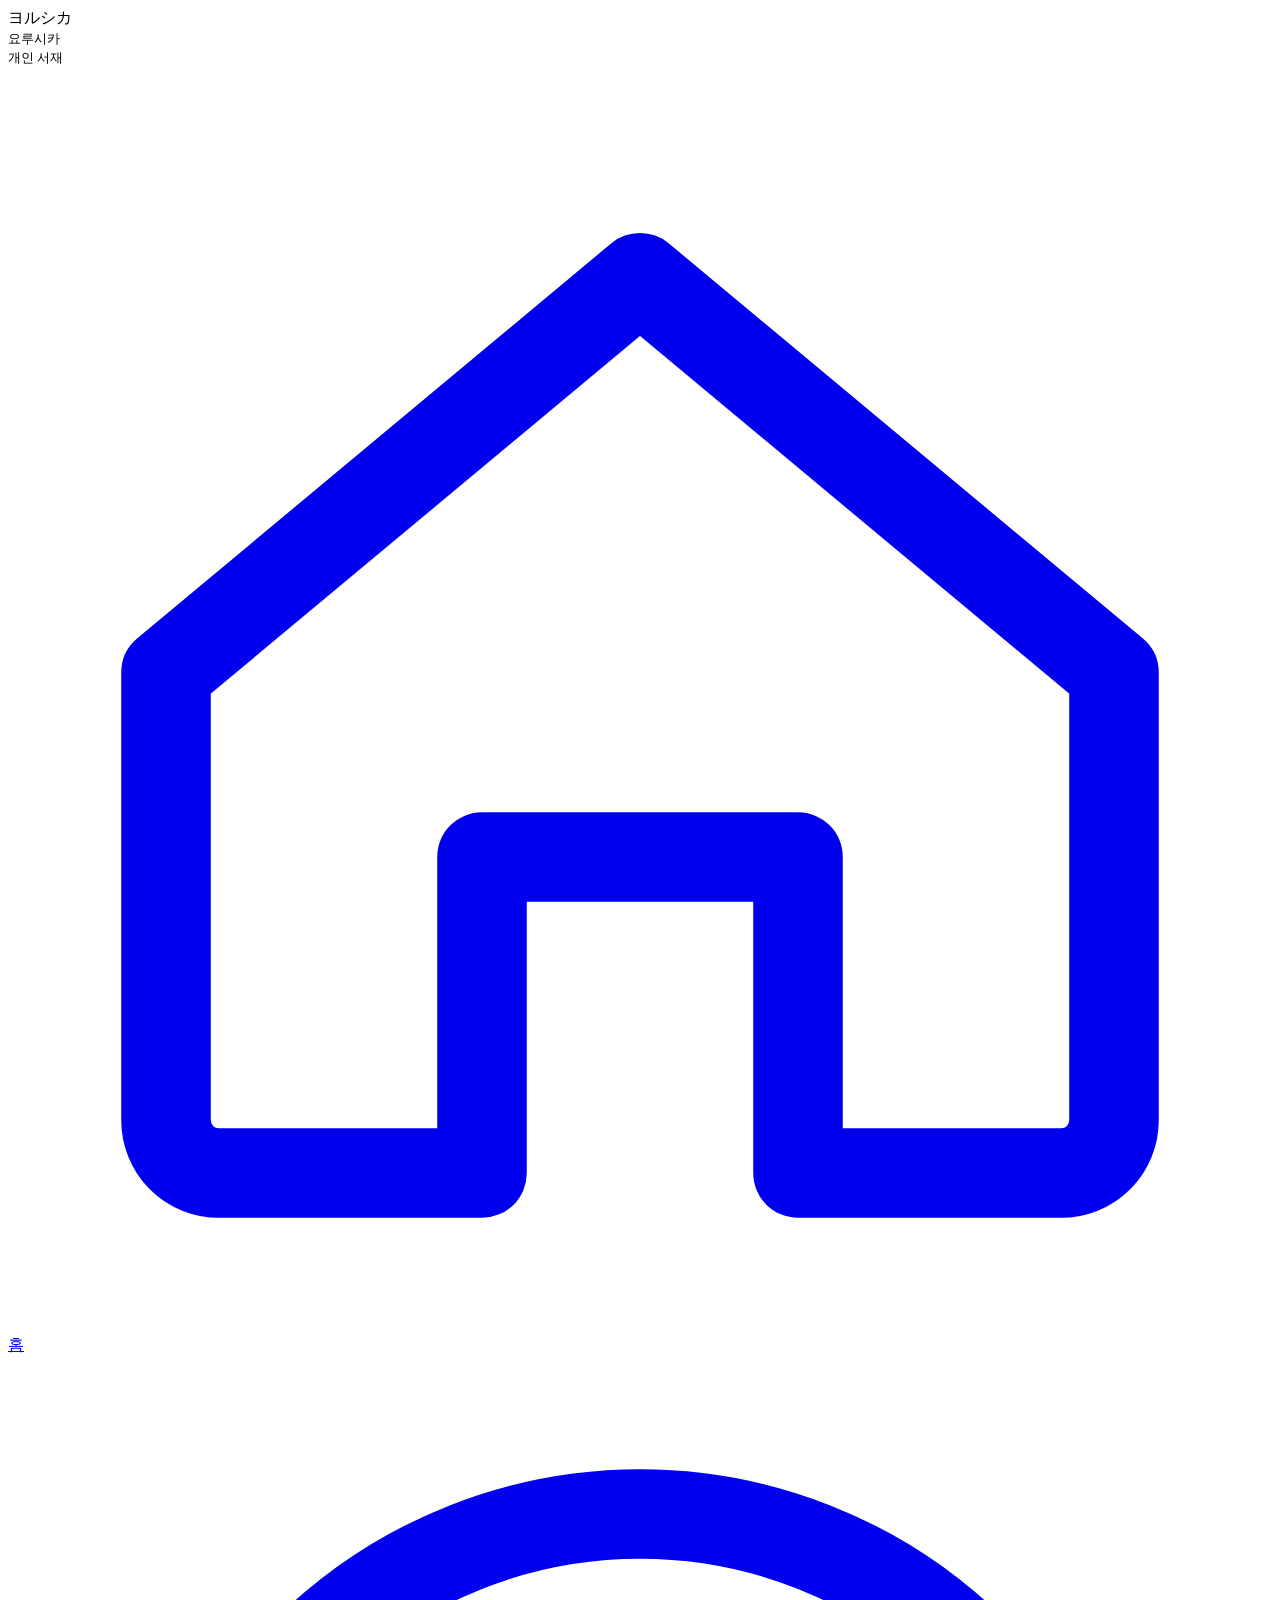
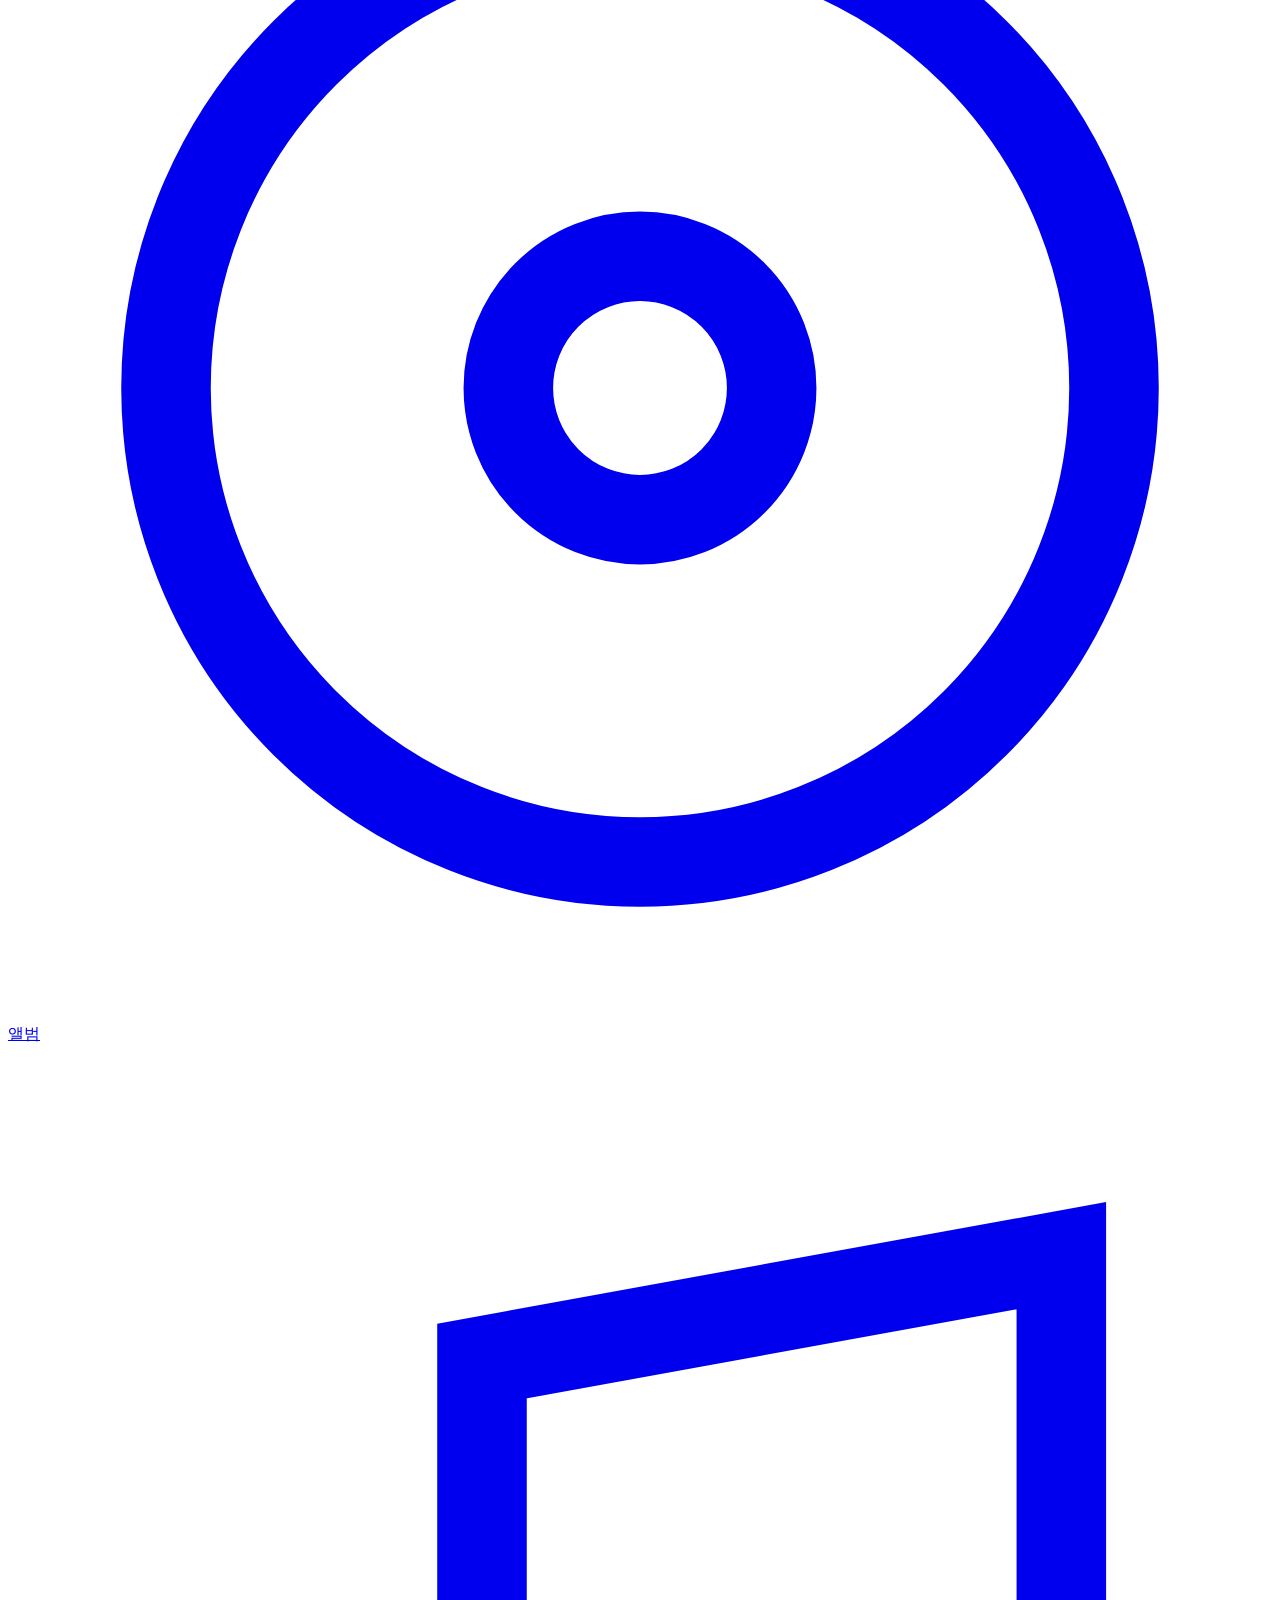
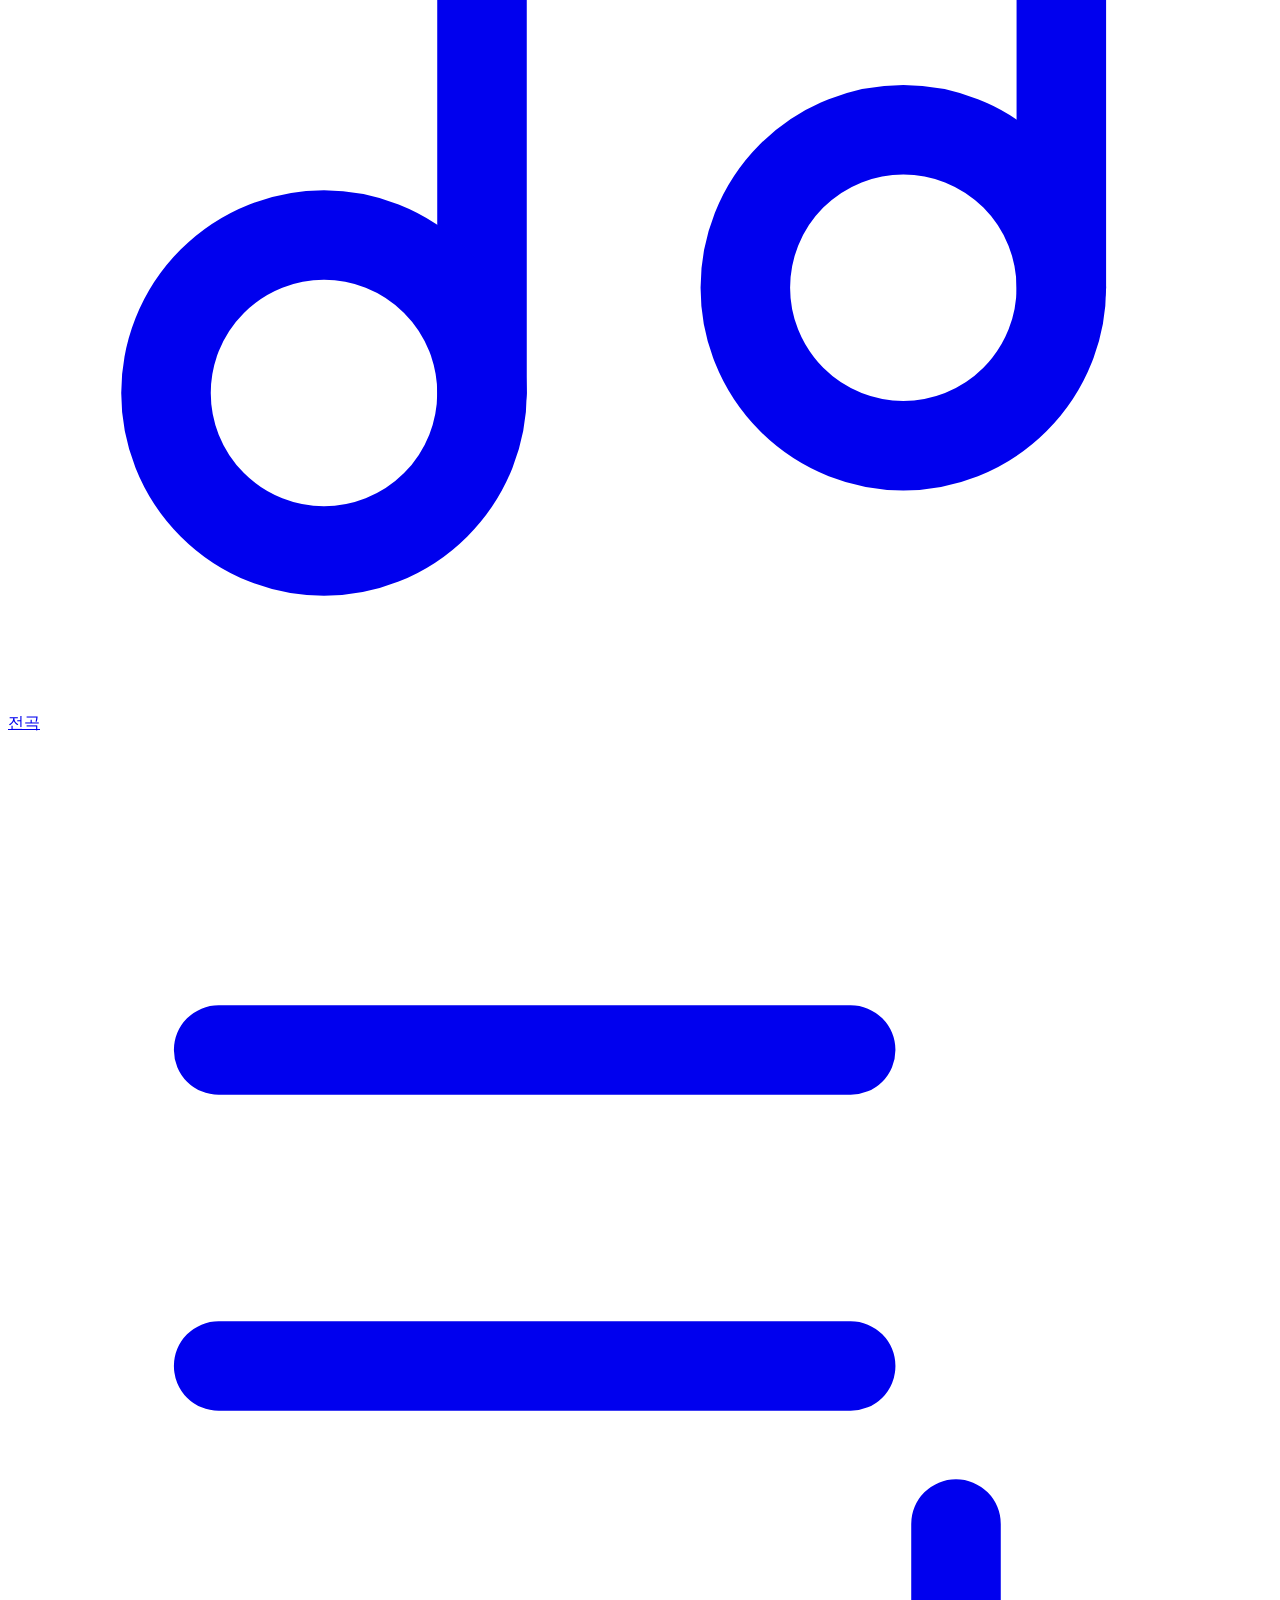
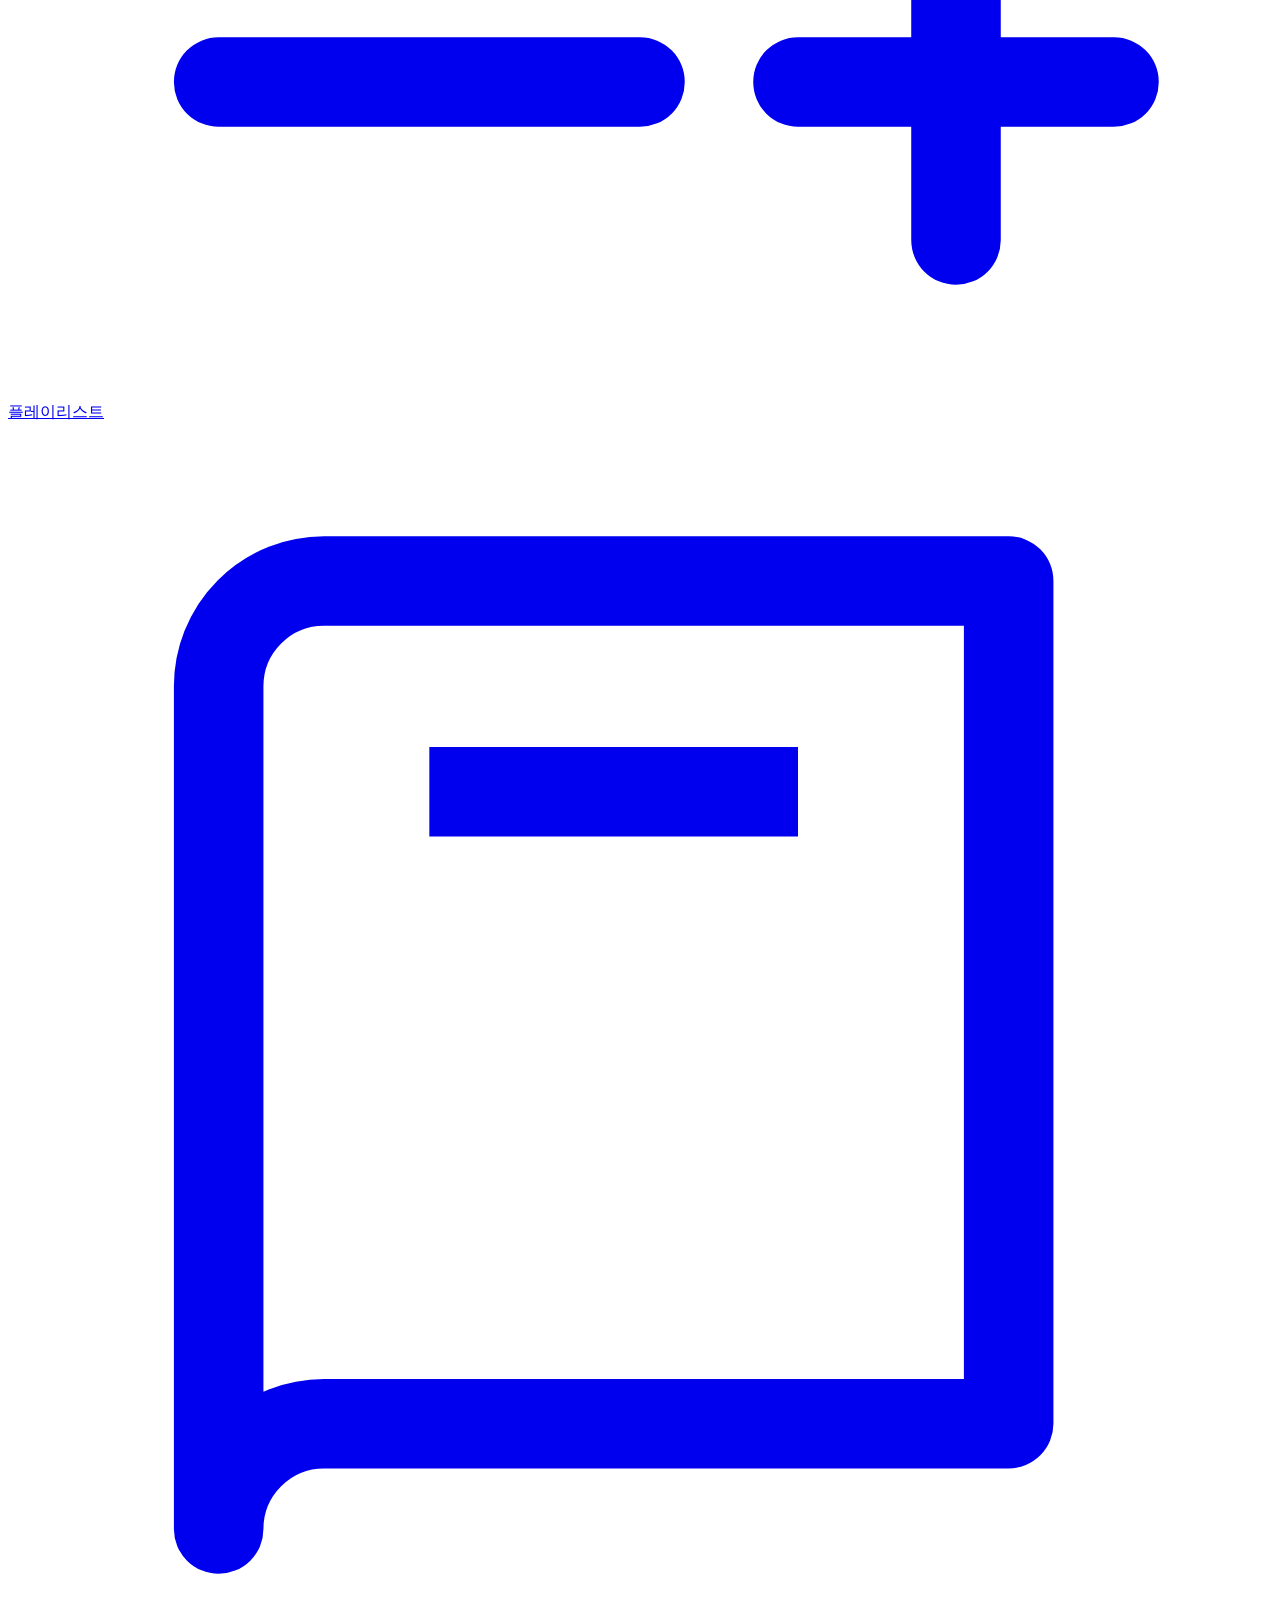
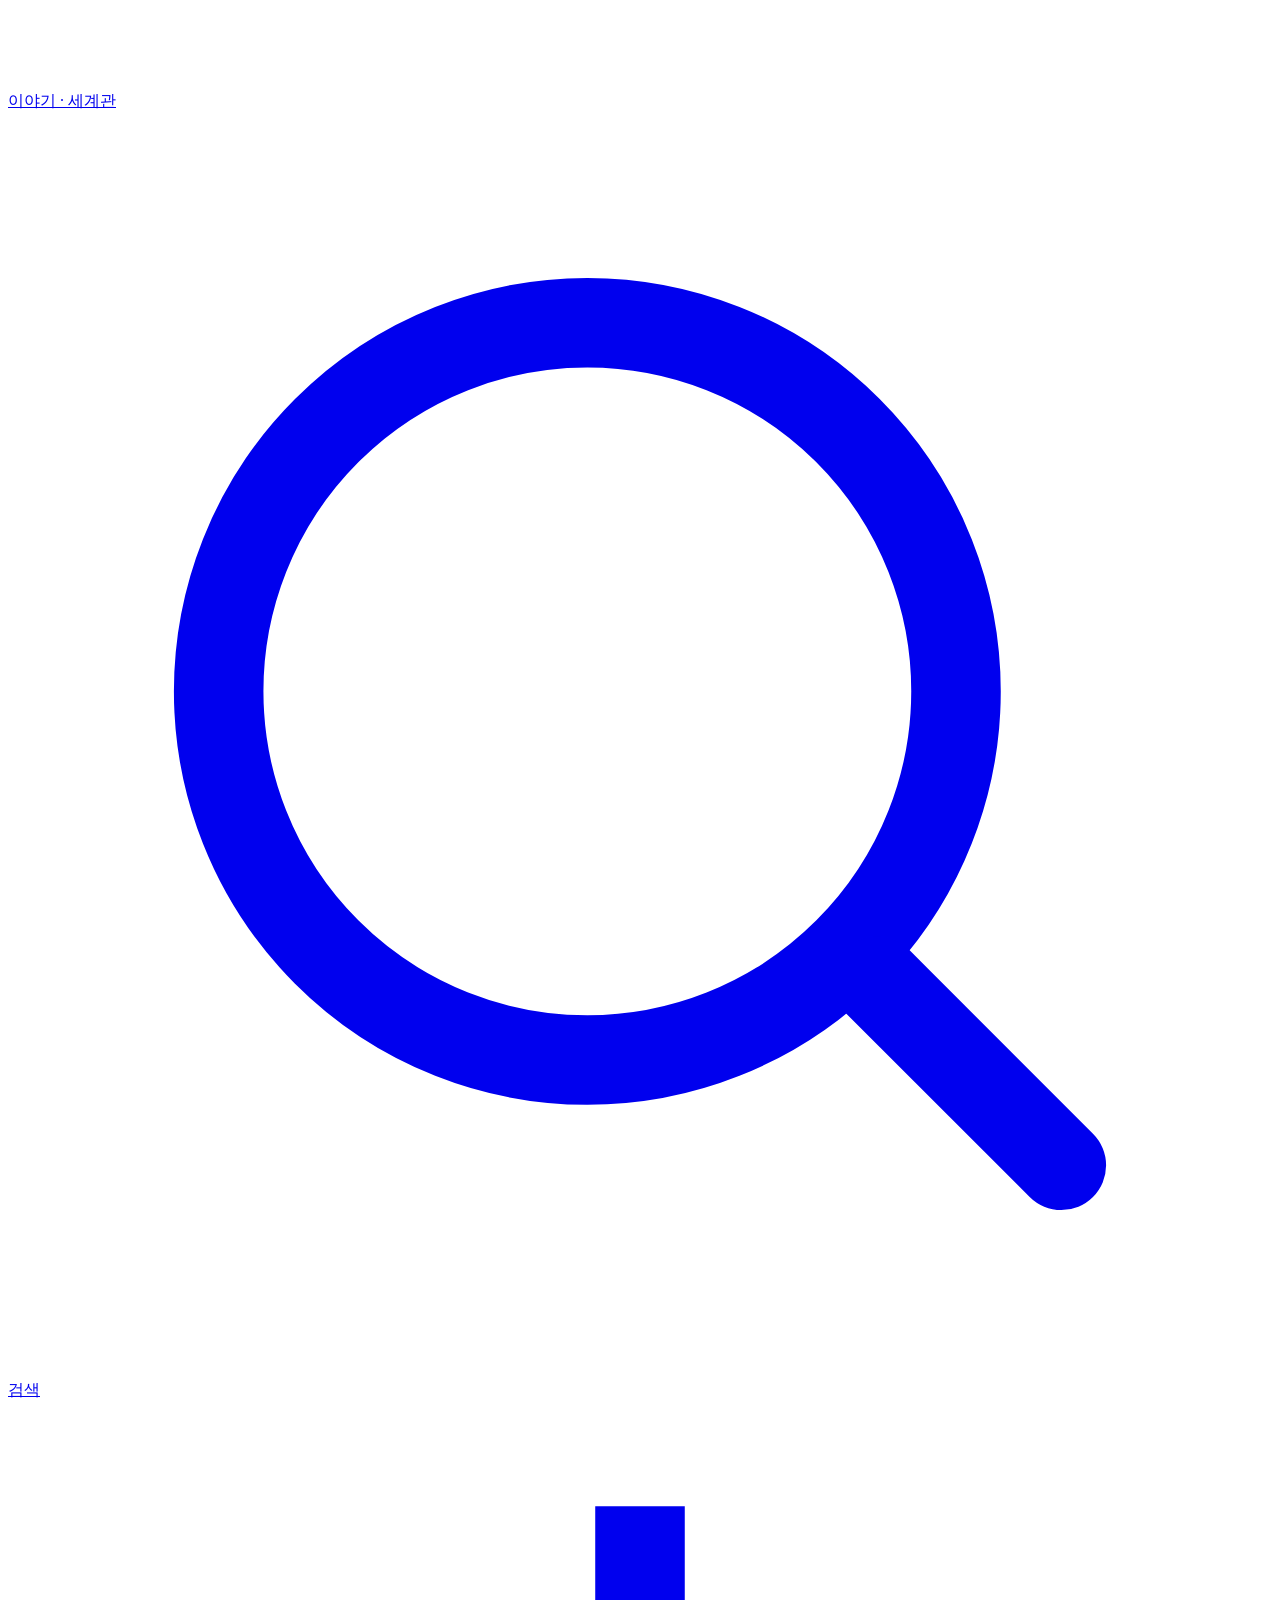
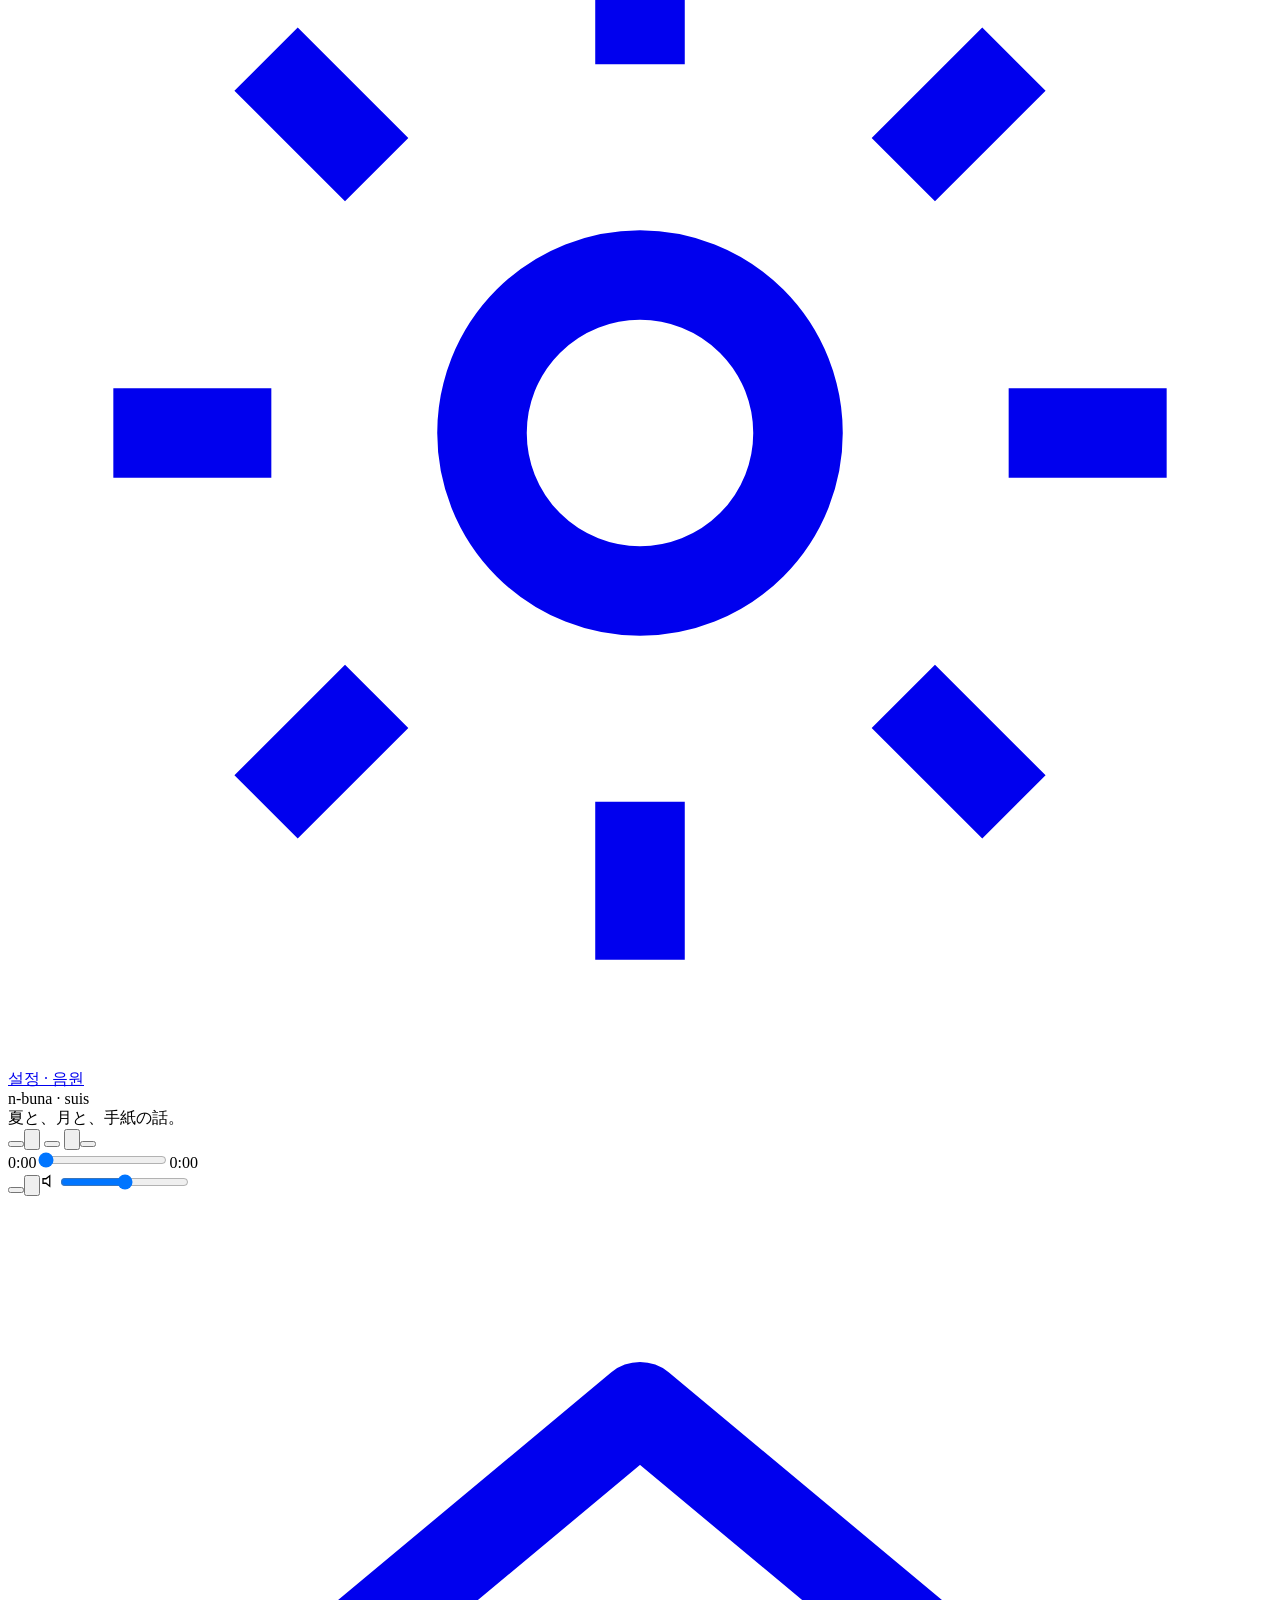
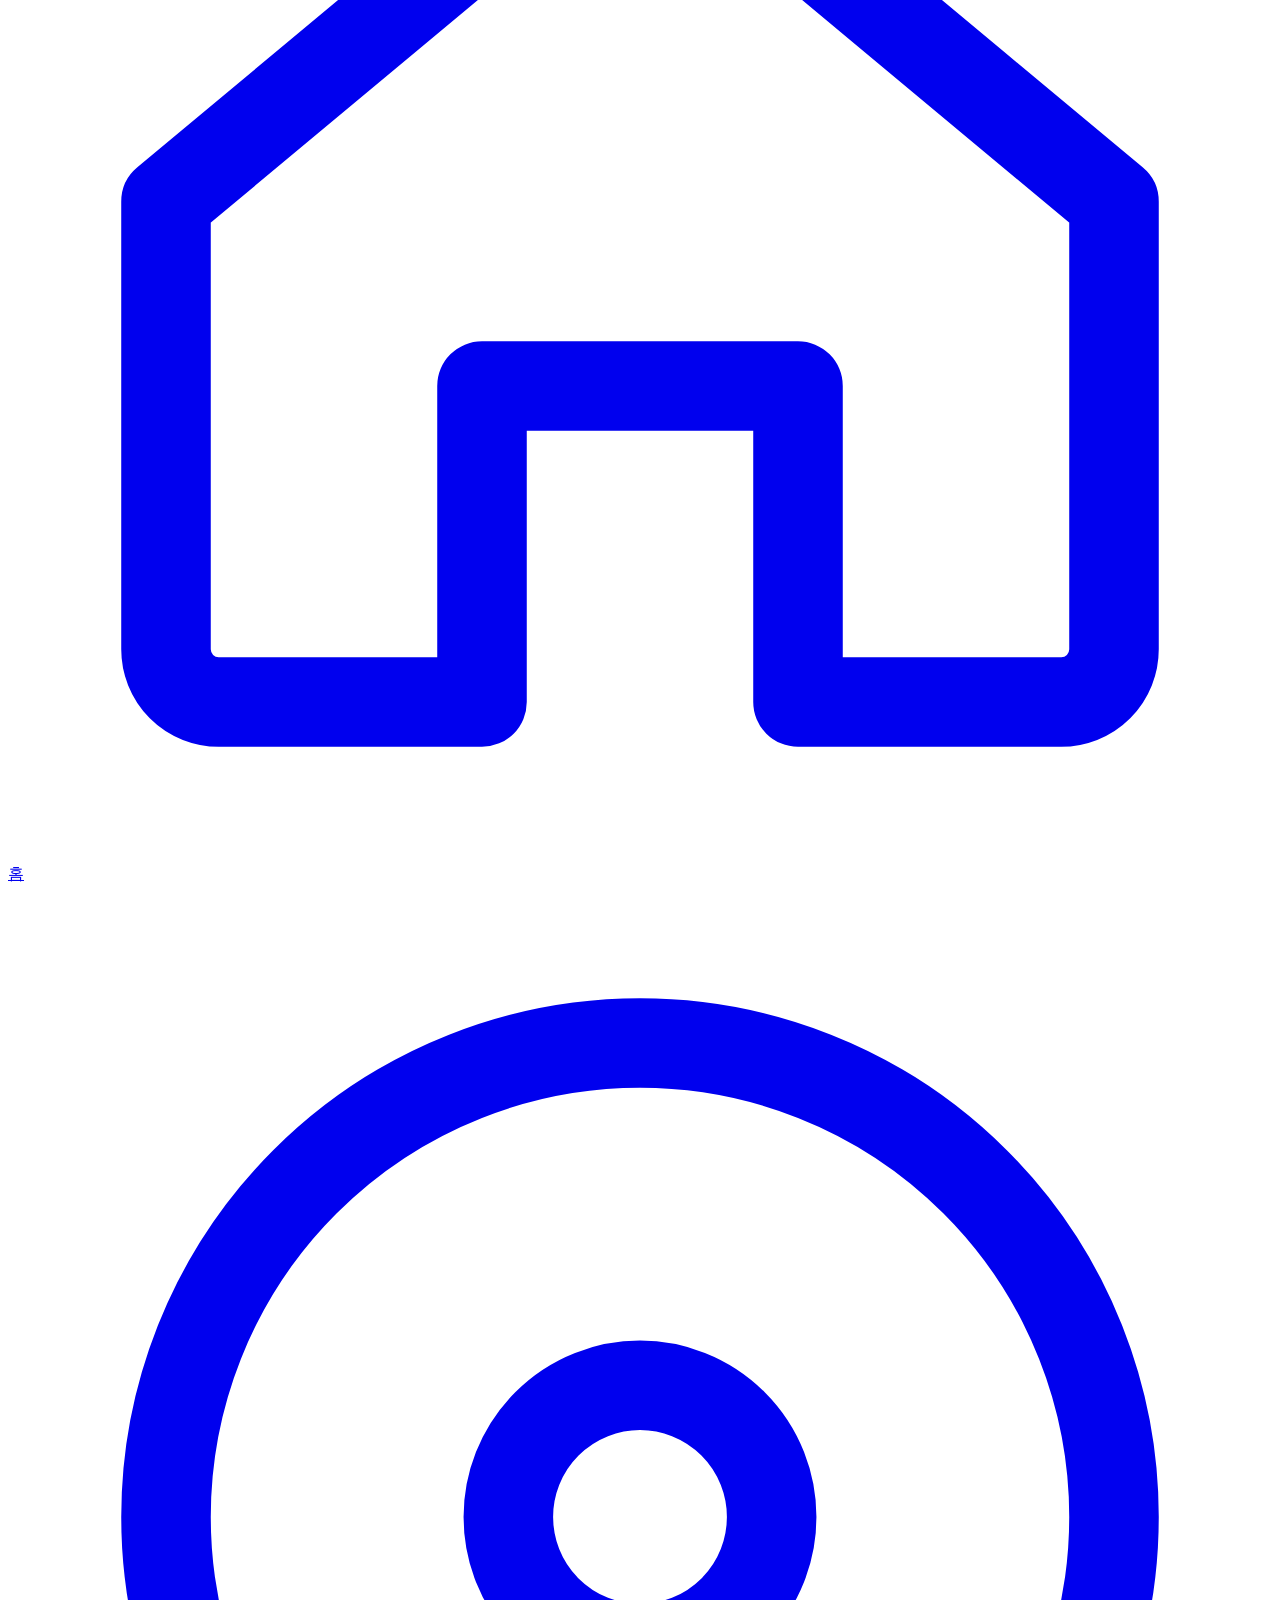
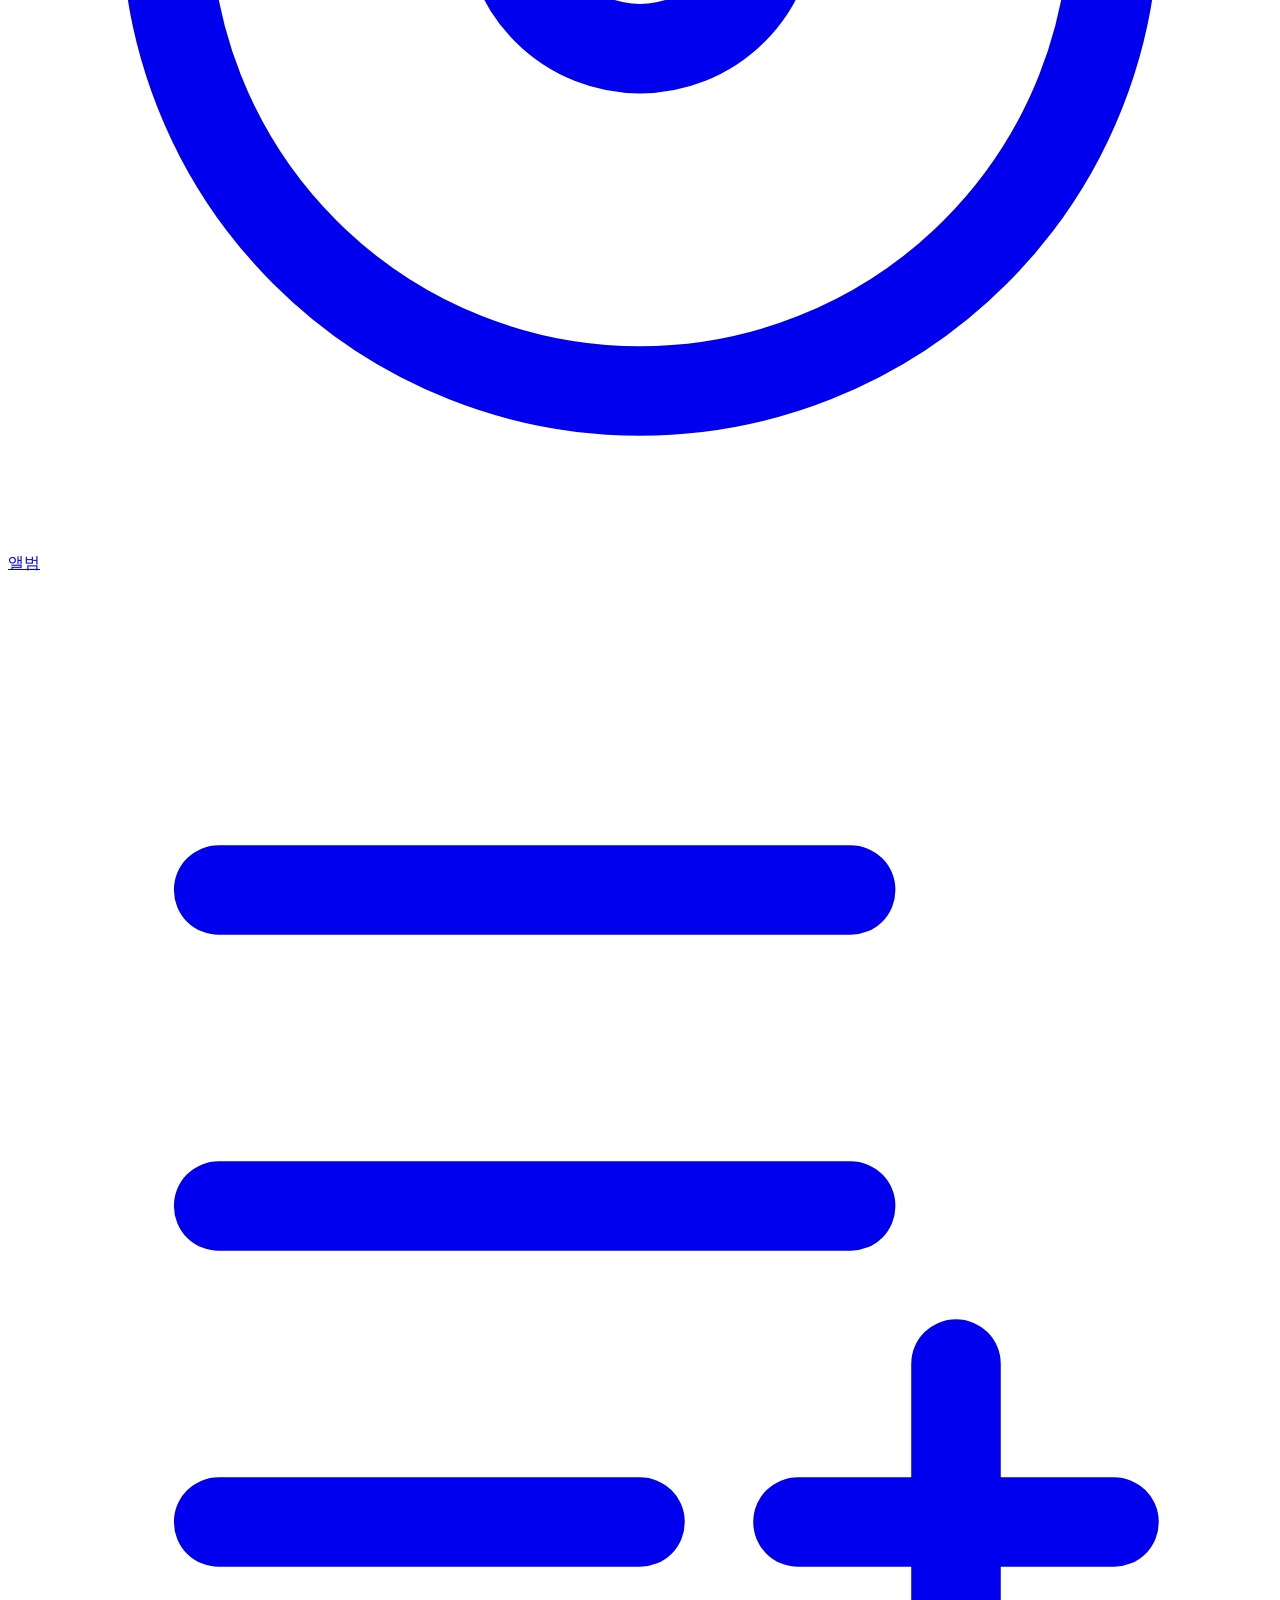
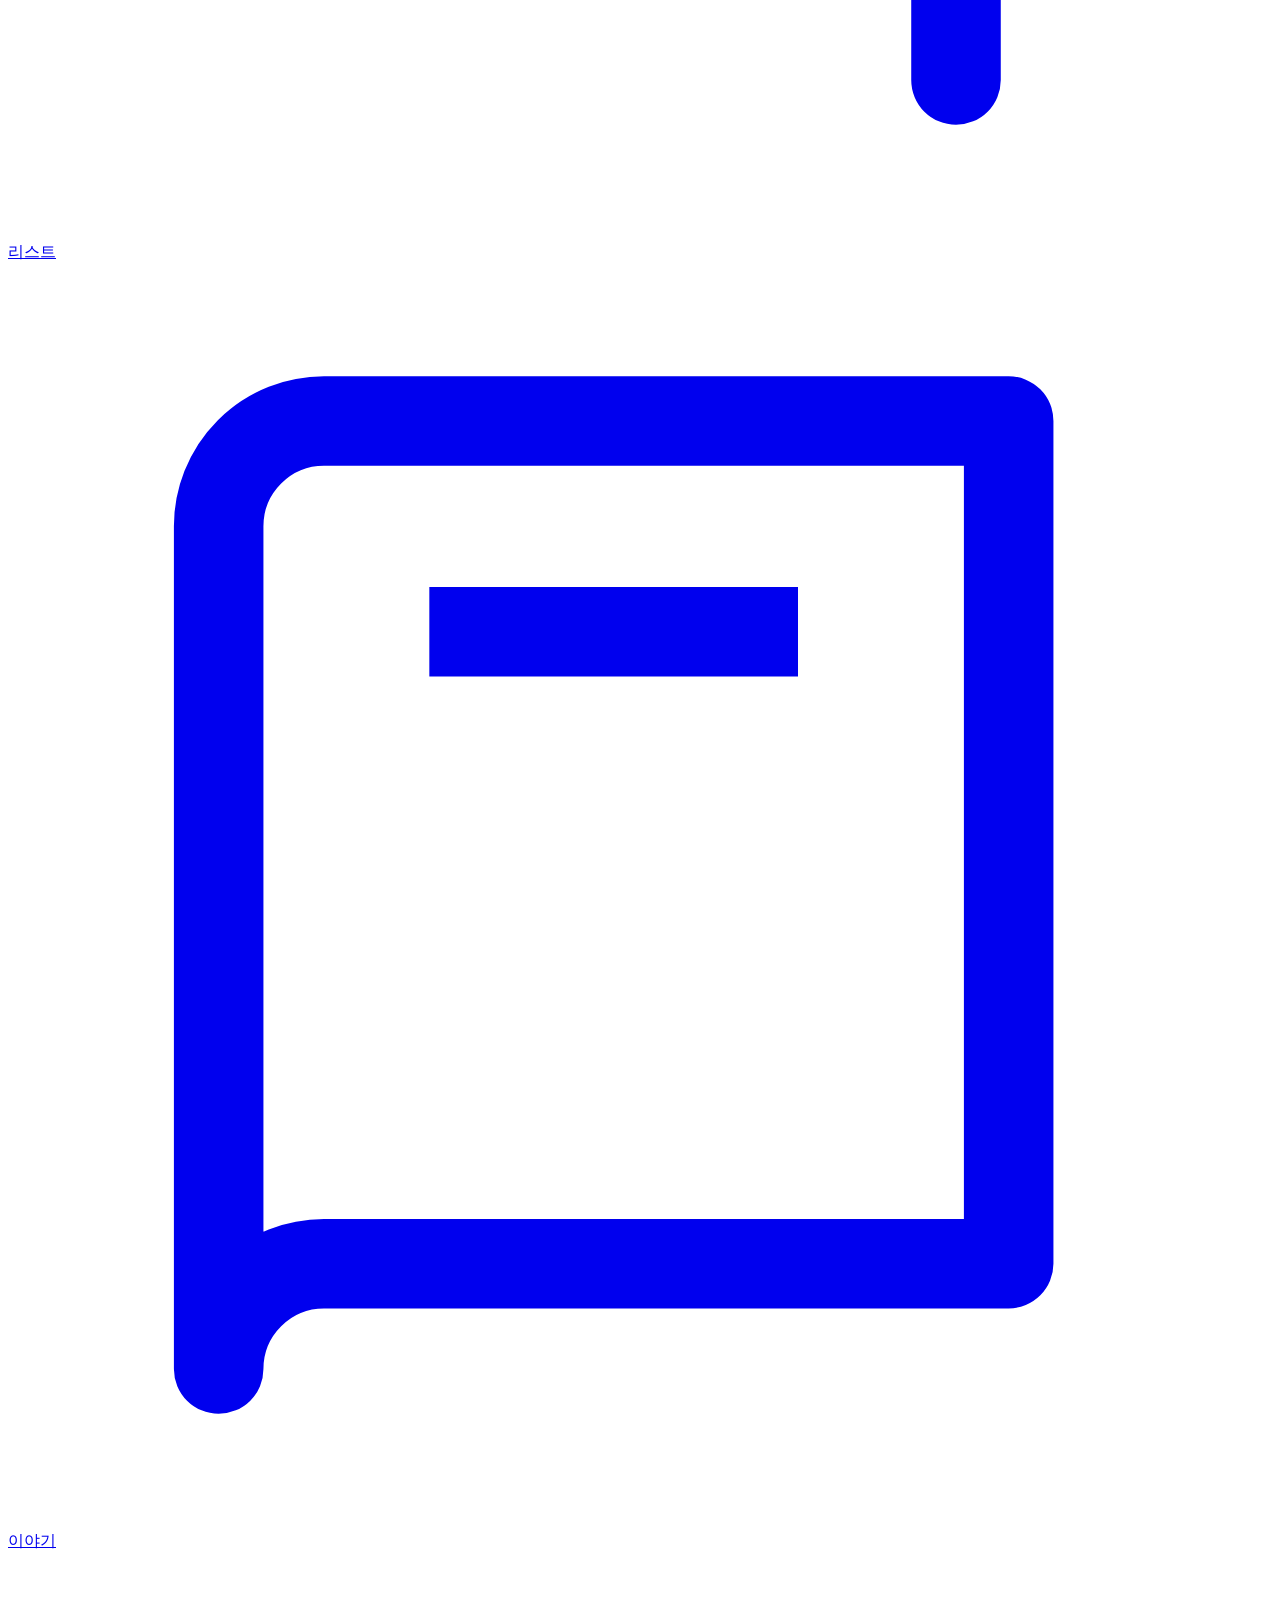
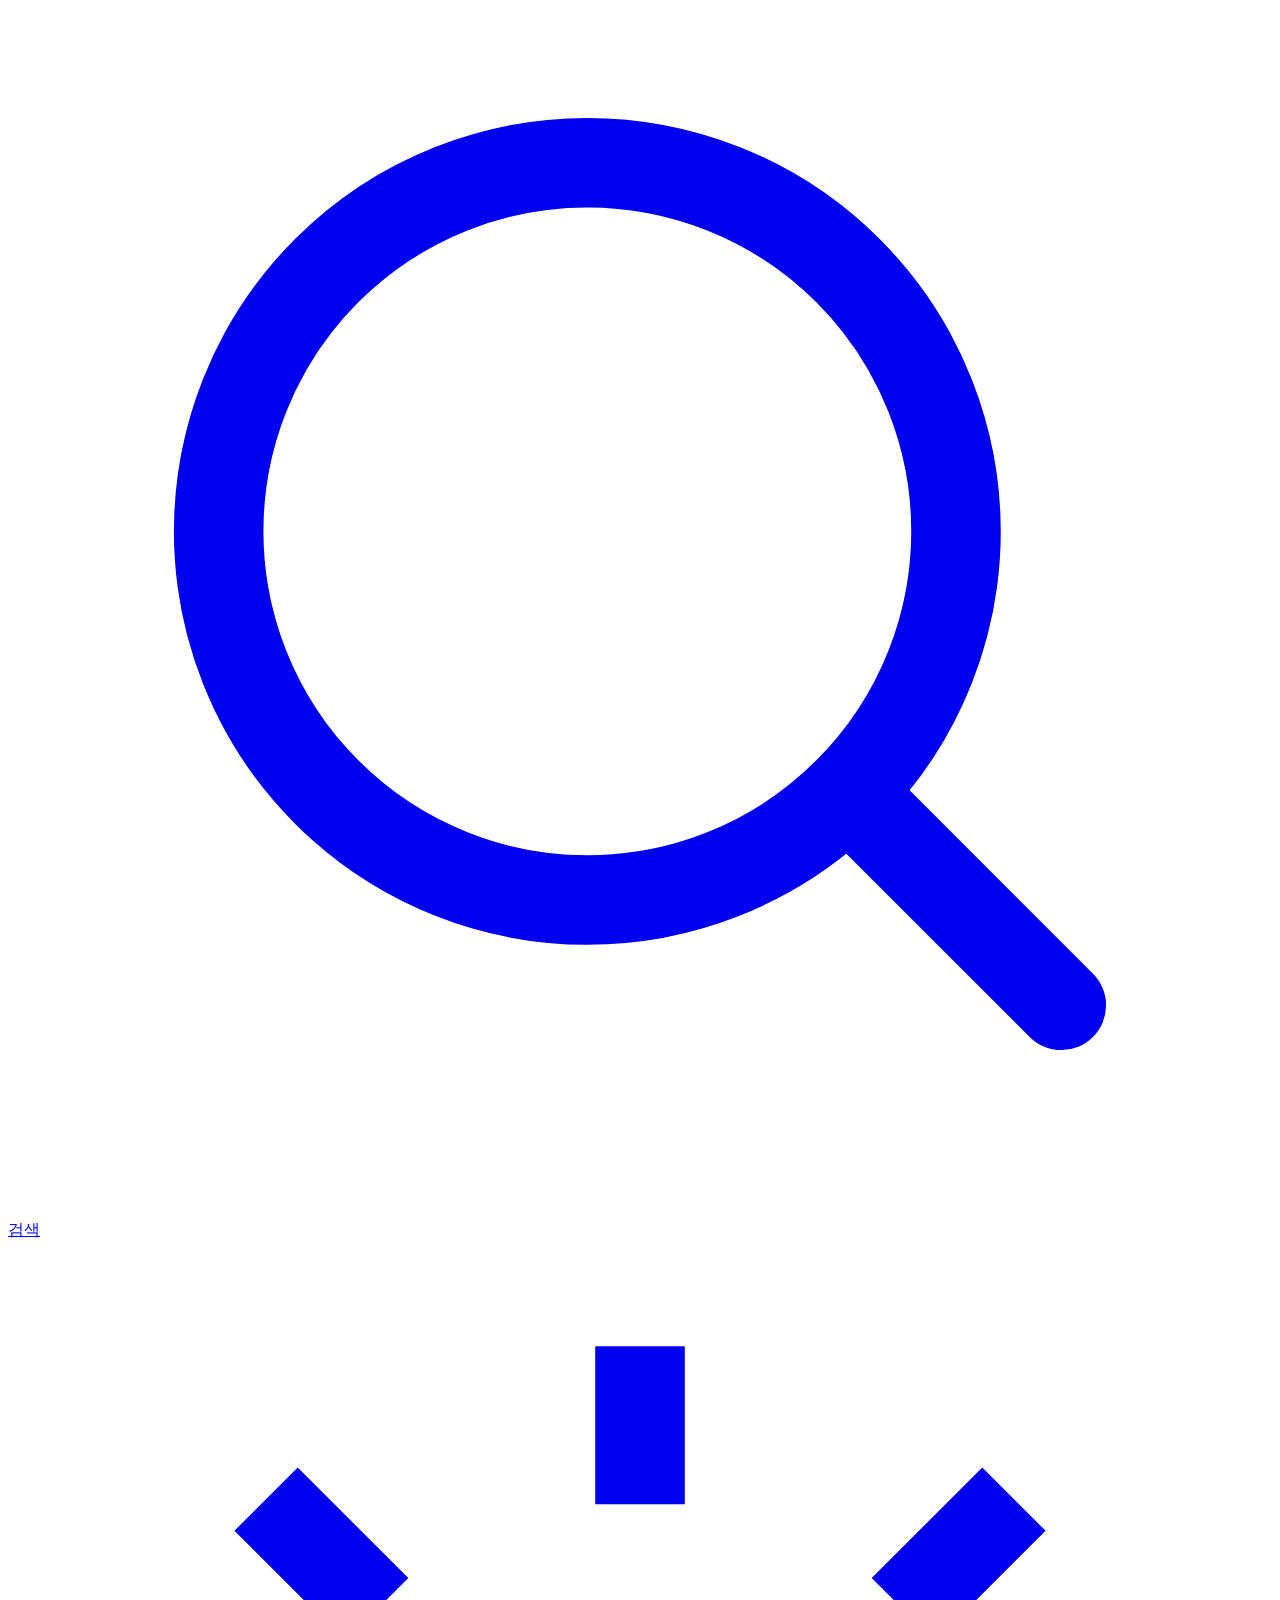
<file: src/shell.html>
<!DOCTYPE html>
<html lang="ko" data-mode="day">
<head>
<meta charset="utf-8">
<meta name="viewport" content="width=device-width,initial-scale=1,viewport-fit=cover">
<meta name="theme-color" content="#f7f4ec">
<meta name="mobile-web-app-capable" content="yes">
<meta name="apple-mobile-web-app-capable" content="yes">
<title>夜しか — 요루시카 서재</title>
<link rel="manifest" href="manifest.webmanifest">
<link rel="icon" href="icon-192.png">
<link rel="preconnect" href="https://fonts.googleapis.com"><link rel="preconnect" href="https://fonts.gstatic.com" crossorigin>
<link href="https://fonts.googleapis.com/css2?family=Shippori+Mincho:wght@400;600;800&family=Gowun+Batang:wght@400;700&family=Noto+Sans+KR:wght@400;500;700&display=swap" rel="stylesheet">
<style>/*CSS*/</style>
</head>
<body>
<div id="sky"></div>
<div id="app">
  <aside id="side">
    <div class="brand"><div class="v">ヨルシカ</div><small>요루시카<br>개인 서재</small></div>
    <a class="nav" data-nav="home" href="#/home"><svg viewBox="0 0 24 24" fill="none" stroke="currentColor" stroke-width="1.7" stroke-linejoin="round"><path d="M3 11.5 12 4l9 7.5V20a1 1 0 0 1-1 1h-5v-6h-6v6H4a1 1 0 0 1-1-1z"/></svg>홈</a>
    <a class="nav" data-nav="albums" href="#/albums"><svg viewBox="0 0 24 24" fill="none" stroke="currentColor" stroke-width="1.7"><circle cx="12" cy="12" r="9"/><circle cx="12" cy="12" r="2.5"/></svg>앨범</a>
    <a class="nav" data-nav="all" href="#/all"><svg viewBox="0 0 24 24" fill="none" stroke="currentColor" stroke-width="1.7" stroke-linecap="round"><path d="M9 18V6l11-2v12"/><circle cx="6" cy="18" r="3"/><circle cx="17" cy="16" r="3"/></svg>전곡</a>
    <a class="nav" data-nav="playlists" href="#/playlists"><svg viewBox="0 0 24 24" fill="none" stroke="currentColor" stroke-width="1.7" stroke-linecap="round"><path d="M4 6h12M4 12h12M4 18h8M18 15v6m-3-3h6"/></svg>플레이리스트</a>
    <a class="nav" data-nav="story" href="#/story"><svg viewBox="0 0 24 24" fill="none" stroke="currentColor" stroke-width="1.7" stroke-linejoin="round"><path d="M4 5a2 2 0 0 1 2-2h13v16H6a2 2 0 0 0-2 2zM4 5v16M8 7h7"/></svg>이야기 · 세계관</a>
    <a class="nav" data-nav="search" href="#/search"><svg viewBox="0 0 24 24" fill="none" stroke="currentColor" stroke-width="1.7" stroke-linecap="round"><circle cx="11" cy="11" r="7"/><path d="m20 20-3.5-3.5"/></svg>검색</a>
    <a class="nav" data-nav="settings" href="#/settings"><svg viewBox="0 0 24 24" fill="none" stroke="currentColor" stroke-width="1.7"><circle cx="12" cy="12" r="3"/><path d="M12 2v3M12 19v3M2 12h3M19 12h3M4.9 4.9l2.1 2.1M17 17l2.1 2.1M4.9 19.1 7 17M17 7l2.1-2.1"/></svg>설정 · 음원</a>
    <div class="side-foot">n-buna · suis<br>夏と、月と、手紙の話。</div>
  </aside>
  <main id="main"></main>
</div>

<div id="player">
  <div class="now" id="pNow"></div>
  <div class="ctr">
    <div class="b"><button class="ibtn hide-m" id="pShuf" data-act="shuf" title="셔플"></button><button class="ibtn hide-m" data-act="prev" title="이전"><svg viewBox="0 0 24 24" fill="currentColor"><path d="M6 5h2v14H6zM19 5 9 12l10 7z"/></svg></button>
      <button class="play" id="pPlay" data-act="toggle" title="재생/일시정지"></button>
      <button class="ibtn" data-act="next" title="다음"><svg viewBox="0 0 24 24" fill="currentColor"><path d="M16 5h2v14h-2zM5 5l10 7-10 7z"/></svg></button><button class="ibtn hide-m" id="pRep" data-act="rep" title="반복"></button></div>
    <div class="seek"><span id="tCur">0:00</span><input type="range" id="seek" min="0" max="1000" value="0"><span id="tDur">0:00</span></div>
  </div>
  <div class="rgt"><button class="ibtn" id="themeBtn" data-act="theme" title="낮/밤"></button><button class="ibtn" data-act="opennp" title="가사 보기"><svg viewBox="0 0 24 24" fill="none" stroke="currentColor" stroke-width="1.7" stroke-linecap="round"><path d="M4 6h16M4 11h10M4 16h16M4 21h7"/></svg></button><svg viewBox="0 0 24 24" width="18" fill="none" stroke="currentColor" stroke-width="1.7" style="color:var(--ink3)"><path d="M4 9v6h4l5 4V5L8 9z"/></svg><input type="range" id="vol" class="vol" min="0" max="1" step="0.01"></div>
  <div class="mprog" id="mprog"><i></i></div>
</div>

<nav id="tabs">
  <a class="nav" data-nav="home" href="#/home"><svg viewBox="0 0 24 24" fill="none" stroke="currentColor" stroke-width="1.7" stroke-linejoin="round"><path d="M3 11.5 12 4l9 7.5V20a1 1 0 0 1-1 1h-5v-6h-6v6H4a1 1 0 0 1-1-1z"/></svg>홈</a>
  <a class="nav" data-nav="albums" href="#/albums"><svg viewBox="0 0 24 24" fill="none" stroke="currentColor" stroke-width="1.7"><circle cx="12" cy="12" r="9"/><circle cx="12" cy="12" r="2.5"/></svg>앨범</a>
  <a class="nav" data-nav="playlists" href="#/playlists"><svg viewBox="0 0 24 24" fill="none" stroke="currentColor" stroke-width="1.7" stroke-linecap="round"><path d="M4 6h12M4 12h12M4 18h8M18 15v6m-3-3h6"/></svg>리스트</a>
  <a class="nav" data-nav="story" href="#/story"><svg viewBox="0 0 24 24" fill="none" stroke="currentColor" stroke-width="1.7" stroke-linejoin="round"><path d="M4 5a2 2 0 0 1 2-2h13v16H6a2 2 0 0 0-2 2zM4 5v16M8 7h7"/></svg>이야기</a>
  <a class="nav" data-nav="search" href="#/search"><svg viewBox="0 0 24 24" fill="none" stroke="currentColor" stroke-width="1.7" stroke-linecap="round"><circle cx="11" cy="11" r="7"/><path d="m20 20-3.5-3.5"/></svg>검색</a>
  <a class="nav" data-nav="settings" href="#/settings"><svg viewBox="0 0 24 24" fill="none" stroke="currentColor" stroke-width="1.7"><circle cx="12" cy="12" r="3"/><path d="M12 2v3M12 19v3M2 12h3M19 12h3M4.9 4.9l2.1 2.1M17 17l2.1 2.1M4.9 19.1 7 17M17 7l2.1-2.1"/></svg>설정</a>
</nav>

<section id="np"></section>
<div id="ytBox"><div class="ytw" id="ytw"></div><div class="ytb"><span id="ytT">YouTube</span>
  <button class="ibtn" data-act="ytside" title="창 위치 바꾸기"><svg viewBox="0 0 24 24" fill="none" stroke="currentColor" stroke-width="1.8" stroke-linecap="round" stroke-linejoin="round"><path d="M7 7h12l-3-3M17 17H5l3 3"/></svg></button>
  <a class="ibtn" id="ytOut" target="_blank" rel="noopener" title="YouTube에서 열기" href="https://www.youtube.com/@nbuna"><svg viewBox="0 0 24 24" fill="none" stroke="currentColor" stroke-width="1.8" stroke-linecap="round" stroke-linejoin="round"><path d="M14 4h6v6M20 4l-9 9M18 14v5a1 1 0 0 1-1 1H5a1 1 0 0 1-1-1V7a1 1 0 0 1 1-1h5"/></svg></a>
  <button class="ibtn" data-act="ytnp" title="크게 보기"><svg viewBox="0 0 24 24" fill="none" stroke="currentColor" stroke-width="1.8" stroke-linecap="round" stroke-linejoin="round"><path d="M4 9V4h5M20 9V4h-5M4 15v5h5M20 15v5h-5"/></svg></button></div></div>
<div id="modal"><div class="box"></div></div>
<div id="toast"></div>
<script>/*DATA*/</script>
<script>/*APP*/</script>
</body>
</html>
</file>
